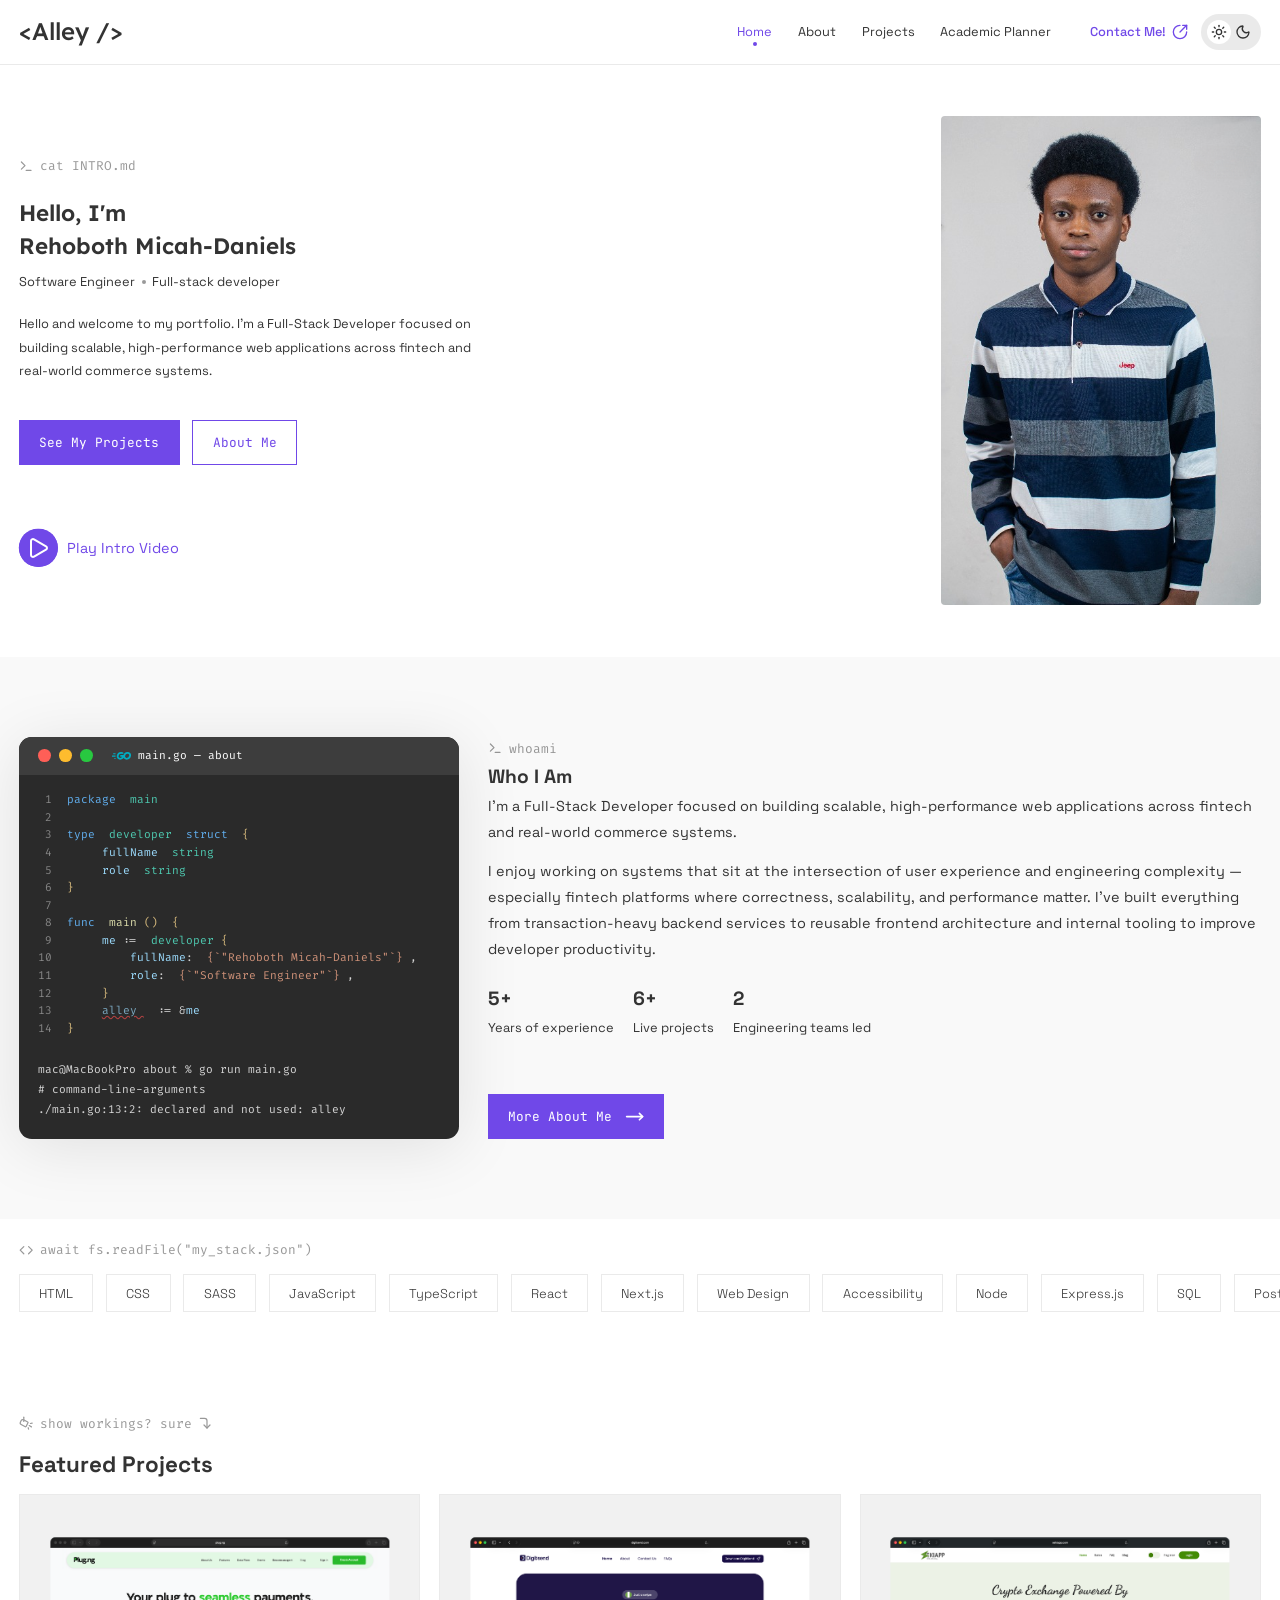
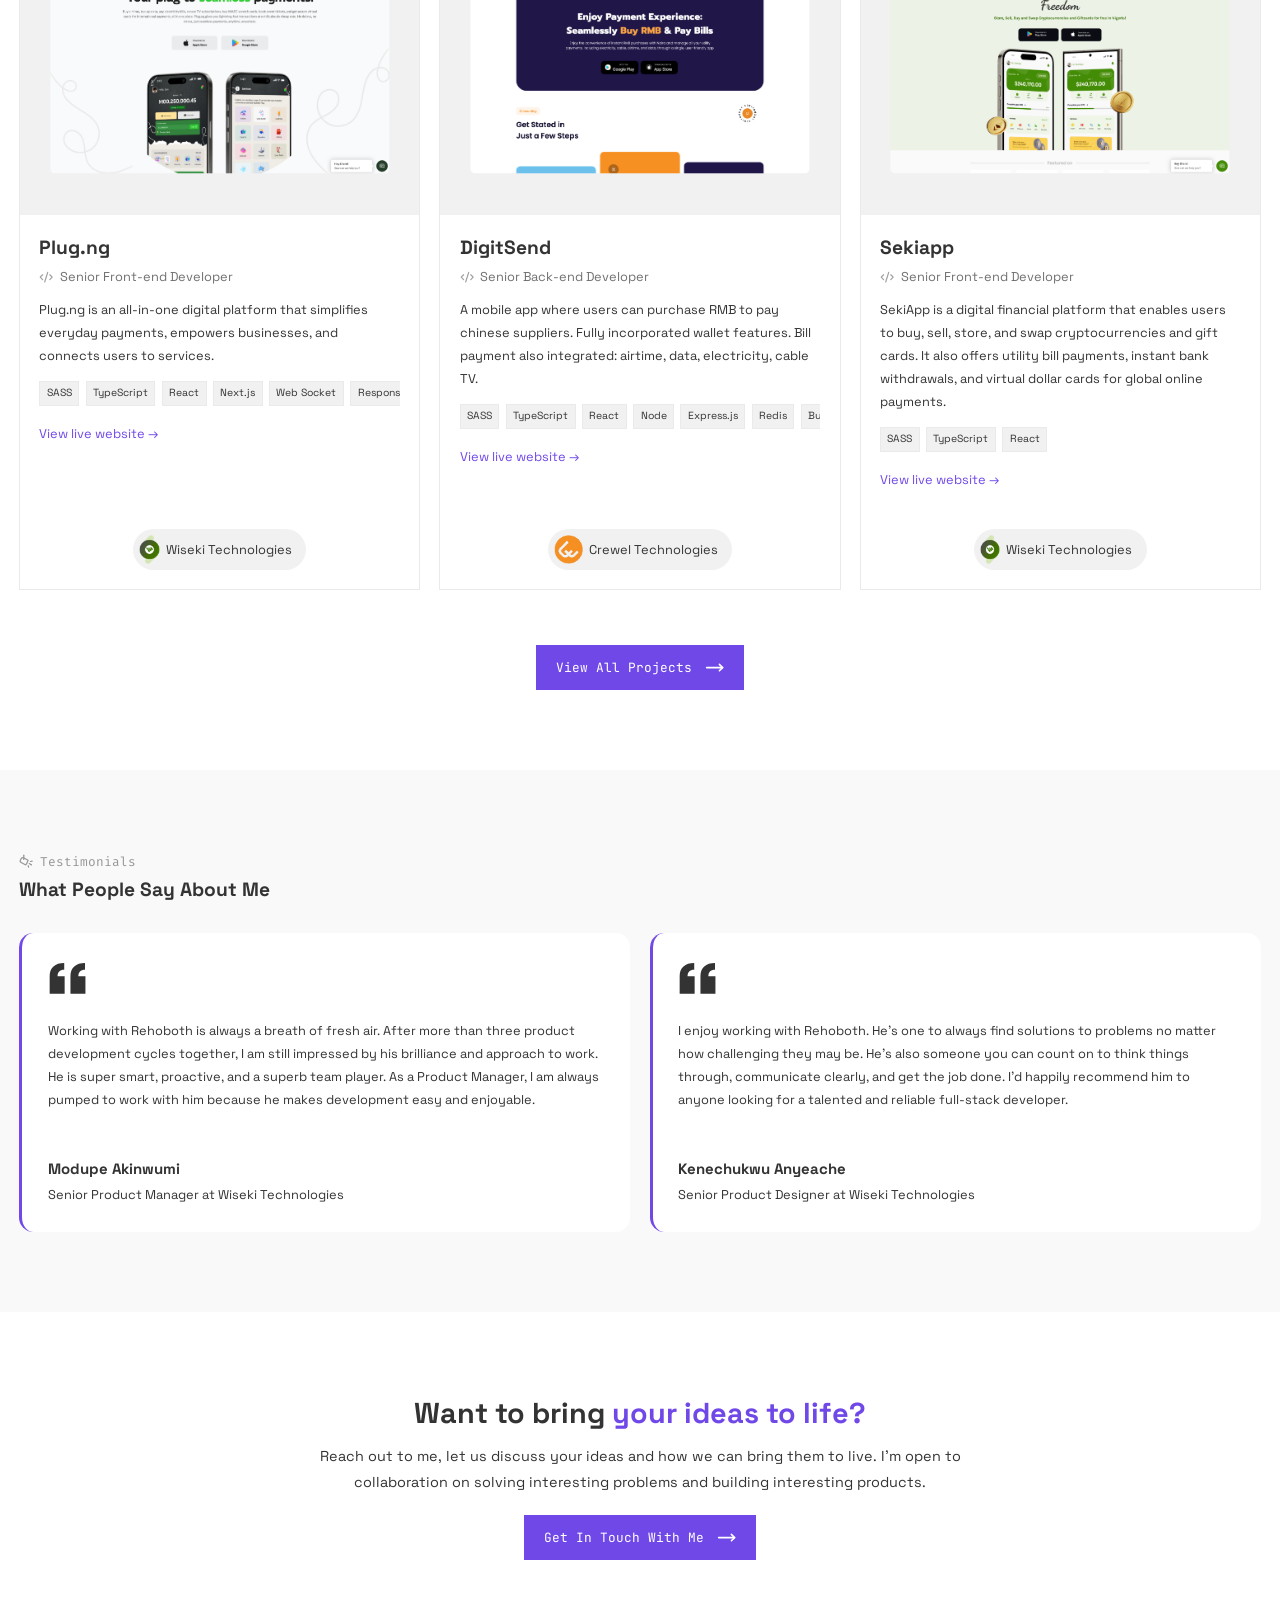
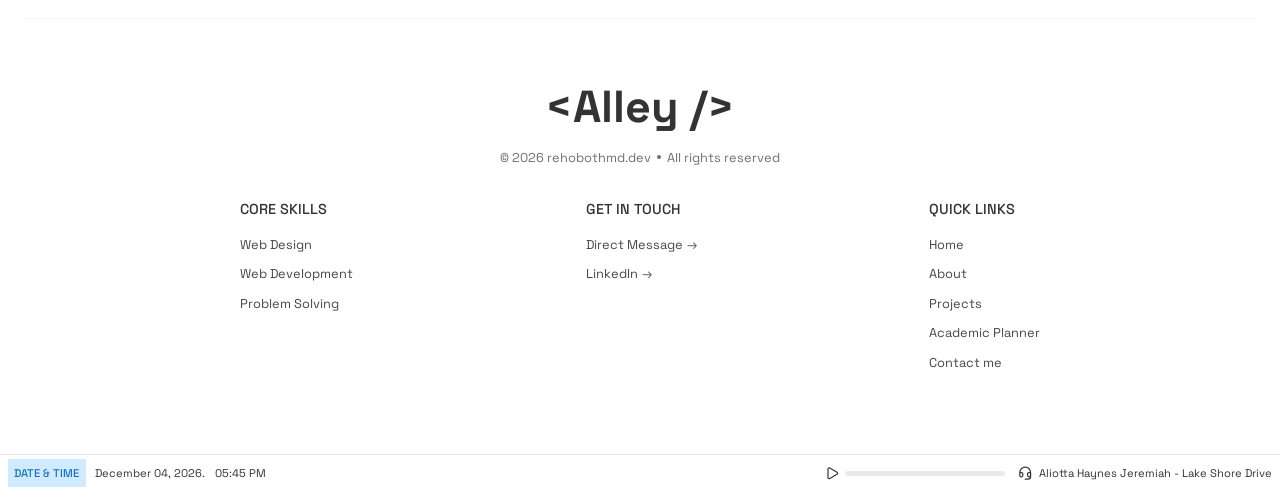
<file: index.html>
<!doctype html>
<html lang="en">
  <head>
    <meta charset="utf-8" />
    <meta name="viewport" content="width=device-width, initial-scale=1" />

    <title>Rehoboth Micah-Daniels | Software Engineer</title>
    <link rel="icon" href="/favicon.ico" sizes="32x32" type="image/x-icon" />
    <meta
      name="description"
      content="I’m a Full-Stack Developer focused on building scalable, high-performance web applications across fintech and real-world commerce systems."
    />

    <!-- Google Font -->
    <link rel="preconnect" href="https://fonts.googleapis.com" />
    <link
      rel="preconnect"
      href="https://fonts.gstatic.com"
      crossorigin="anonymous"
    />
    <link
      href="https://fonts.googleapis.com/css2?family=Fira+Code:wght@300..700&family=JetBrains+Mono:ital,wght@0,100..800;1,100..800&family=Lexend:wght@100..900&family=Space+Grotesk:wght@300..700&display=swap"
      rel="stylesheet"
    />

    <!-- Social Media Tags -->
    <meta property="og:type" content="website" />
    <meta property="og:url" content="https://rehoboth-portfolio.netlify.app/" />
    <meta
      property="og:title"
      content="Rehoboth Micah-Daniels | Software Engineer"
    />
    <meta
      property="og:description"
      content="I’m a Full-Stack Developer focused on building scalable, high-performance web applications across fintech and real-world commerce systems."
    />
    <meta
      property="og:image"
      content="https://rehoboth-portfolio.netlify.app/assets/imgs/social-img.png"
    />
    <meta property="og:image:width" content="800" />
    <meta property="og:image:height" content="600" />

    <!-- Twitter Tags -->
    <meta name="twitter:card" content="summary_large_image" />
    <meta
      name="twitter:title"
      content="Rehoboth Micah-Daniels | Software Engineer"
    />
    <meta
      name="twitter:description"
      content="I’m a Full-Stack Developer focused on building scalable, high-performance web applications across fintech and real-world commerce systems."
    />
    <meta
      name="twitter:image"
      content="https://rehoboth-portfolio.netlify.app/assets/imgs/social-img.png"
    />
    <meta name="twitter:image:width" content="800" />
    <meta name="twitter:image:height" content="600" />

    <!-- CSS Import -->
    <link type="text/css" rel="stylesheet" href="assets/css/global.css" />
    <link type="text/css" rel="stylesheet" href="assets/css/home.css" />
  </head>
  <body>
    <!-- Header -->
    <header class="header">
      <div class="header__container">
        <div class="header__brand-toggle">
          <button class="header__toggle" id="navbar-toggle">
            <svg
              xmlns="http://www.w3.org/2000/svg"
              width="24"
              height="24"
              viewBox="0 0 24 24"
              fill="none"
              stroke="currentColor"
              stroke-width="2"
              stroke-linecap="round"
              stroke-linejoin="round"
            >
              <path d="M4 5h16" />
              <path d="M4 12h16" />
              <path d="M4 19h16" />
            </svg>

            <svg
              xmlns="http://www.w3.org/2000/svg"
              width="24"
              height="24"
              viewBox="0 0 24 24"
              fill="none"
              stroke="currentColor"
              stroke-width="2"
              stroke-linecap="round"
              stroke-linejoin="round"
            >
              <path d="M18 6 6 18" />
              <path d="m6 6 12 12" />
            </svg>
          </button>
          <div class="header__brand">&lt;Alley /&gt;</div>
        </div>
        <nav class="header__right">
          <ul class="header__navbar" id="navbar">
            <li>
              <a href="index.html" class="active"> Home </a>
            </li>
            <li>
              <a href="about-me.html"> About </a>
            </li>
            <li>
              <a href="projects.html"> Projects </a>
            </li>
            <li>
              <a href="academic-planner.html"> Academic Planner </a>
            </li>
          </ul>
          <div class="header__actions">
            <a href="contact-me.html" class="header__cta">
              Contact Me!
              <svg
                xmlns="http://www.w3.org/2000/svg"
                width="24"
                height="24"
                viewBox="0 0 24 24"
                fill="none"
                stroke="currentColor"
                stroke-width="2"
                stroke-linecap="round"
                stroke-linejoin="round"
              >
                <path d="M22 12A10 10 0 1 1 12 2" />
                <path d="M22 2 12 12" />
                <path d="M16 2h6v6" />
              </svg>
            </a>
            <button class="toggle" id="dark-mode-toggle">
              <div>
                <svg
                  xmlns="http://www.w3.org/2000/svg"
                  width="24"
                  height="24"
                  viewBox="0 0 24 24"
                  fill="none"
                  stroke="currentColor"
                  stroke-width="2"
                  stroke-linecap="round"
                  stroke-linejoin="round"
                >
                  <circle cx="12" cy="12" r="4" />
                  <path d="M12 2v2" />
                  <path d="M12 20v2" />
                  <path d="m4.93 4.93 1.41 1.41" />
                  <path d="m17.66 17.66 1.41 1.41" />
                  <path d="M2 12h2" />
                  <path d="M20 12h2" />
                  <path d="m6.34 17.66-1.41 1.41" />
                  <path d="m19.07 4.93-1.41 1.41" />
                </svg>
              </div>
              <div>
                <svg
                  xmlns="http://www.w3.org/2000/svg"
                  width="24"
                  height="24"
                  viewBox="0 0 24 24"
                  fill="none"
                  stroke="currentColor"
                  stroke-width="2"
                  stroke-linecap="round"
                  stroke-linejoin="round"
                >
                  <path
                    d="M20.985 12.486a9 9 0 1 1-9.473-9.472c.405-.022.617.46.402.803a6 6 0 0 0 8.268 8.268c.344-.215.825-.004.803.401"
                  />
                </svg>
              </div>
            </button>
          </div>
        </nav>
      </div>
    </header>

    <!-- Hero Section -->
    <section class="hero">
      <div class="hero__container container">
        <div class="hero__main">
          <p class="meta">
            <svg
              xmlns="http://www.w3.org/2000/svg"
              width="24"
              height="24"
              viewBox="0 0 24 24"
              fill="none"
              stroke="currentColor"
              stroke-width="2"
              stroke-linecap="round"
              stroke-linejoin="round"
            >
              <path d="M12 19h8" />
              <path d="m4 17 6-6-6-6" />
            </svg>
            <span>cat INTRO.md</span>
          </p>
          <div class="hero__intro">
            <h1 class="hero__heading">
              <span>Hello, I'm</span>
              <br />
              <span>Rehoboth Micah-Daniels</span>
            </h1>
            <p>Software Engineer <span></span> Full-stack developer</p>
          </div>

          <p>
            Hello and welcome to my portfolio. I’m a Full-Stack Developer
            focused on building scalable, high-performance web applications
            across fintech and real-world commerce systems.
          </p>

          <div class="hero__actions">
            <a class="button" href="projects.html">See my projects</a>
            <a class="button button--outline" href="about-me.html">
              About Me
            </a>
          </div>

          <div class="hero__cta">
            <div class="overlay" id="intro-video-overlay"></div>
            <video class="video" id="intro-video" controls>
              <source
                src="https://rehoboth-md.s3.af-south-1.amazonaws.com/video.mp4"
                type="video/mp4"
              />
            </video>
            <button class="video__control" id="intro-video-control">
              <span>
                <svg
                  xmlns="http://www.w3.org/2000/svg"
                  width="24"
                  height="24"
                  viewBox="0 0 24 24"
                  fill="none"
                  stroke="currentColor"
                  stroke-width="2"
                  stroke-linecap="round"
                  stroke-linejoin="round"
                >
                  <path
                    d="M5 5a2 2 0 0 1 3.008-1.728l11.997 6.998a2 2 0 0 1 .003 3.458l-12 7A2 2 0 0 1 5 19z"
                  />
                </svg>
              </span>
              Play Intro Video
            </button>
          </div>
        </div>

        <div class="hero__img-wrapper">
          <img src="/assets/imgs/alley.jpg" alt="" class="hero__img" />
        </div>
      </div>
    </section>

    <!-- About Summary Section -->
    <section class="about-summary">
      <div class="about-summary__container container">
        <div class="code-block">
          <div class="code-block__header">
            <div class="code-block__header-actions">
              <span></span>
              <span></span>
              <span></span>
            </div>
            <div class="code-block__header-file">
              <img src="/assets/imgs/go.svg" alt="" />
              <p>main.go — about</p>
            </div>
          </div>

          <div class="code-block__main">
            <div class="code-block__code">
              <div class="code-block__line-numbers">
                <p>1</p>
                <p>2</p>
                <p>3</p>
                <p>4</p>
                <p>5</p>
                <p>6</p>
                <p>7</p>
                <p>8</p>
                <p>9</p>
                <p>10</p>
                <p>11</p>
                <p>12</p>
                <p>13</p>
                <p>14</p>
              </div>

              <div class="code-block__code-section">
                <div>
                  <span style="color: #61afef">package</span>&nbsp;
                  <span style="color: #4ec9b0">main</span>
                </div>
                <div></div>
                <div>
                  <span style="color: #61afef">type</span>&nbsp;
                  <span style="color: #4ec9b0">developer</span>&nbsp;
                  <span style="color: #61afef">struct</span>&nbsp;
                  <span style="color: #d7ba7d">{</span>
                </div>
                <div>
                  &nbsp;&nbsp;&nbsp;&nbsp;
                  <span style="color: #9cdcfe">fullName</span>&nbsp;
                  <span style="color: #4ec9b0">string</span>
                </div>
                <div>
                  &nbsp;&nbsp;&nbsp;&nbsp;
                  <span style="color: #9cdcfe">role</span>&nbsp;
                  <span style="color: #4ec9b0">string</span>
                </div>
                <div>
                  <span style="color: #d7ba7d">}</span>
                </div>
                <div></div>
                <div>
                  <span style="color: #61afef">func</span>&nbsp;
                  <span style="color: #dcdcaa">main</span>
                  <span style="color: #d7ba7d">()</span>&nbsp;
                  <span style="color: #d7ba7d">{</span>
                </div>
                <div>
                  &nbsp;&nbsp;&nbsp;&nbsp;
                  <span style="color: #9cdcfe">me</span> <span>:=</span>&nbsp;
                  <span style="color: #4ec9b0">developer</span>
                  <span style="color: #d7ba7d">{</span>
                </div>
                <div>
                  &nbsp;&nbsp;&nbsp;&nbsp;&nbsp;&nbsp;&nbsp;&nbsp;
                  <span style="color: #9cdcfe">fullName</span>:&nbsp;
                  <span style="color: #ce9178"
                    >{`"Rehoboth Micah-Daniels"`}</span
                  >
                  ,
                </div>
                <div>
                  &nbsp;&nbsp;&nbsp;&nbsp;&nbsp;&nbsp;&nbsp;&nbsp;
                  <span style="color: #9cdcfe">role</span>:&nbsp;
                  <span style="color: #ce9178">{`"Software Engineer"`}</span>
                  ,
                </div>
                <div>
                  &nbsp;&nbsp;&nbsp;&nbsp;
                  <span style="color: #d7ba7d">}</span>
                </div>
                <div>
                  &nbsp;&nbsp;&nbsp;&nbsp;
                  <span
                    style="
                      opacity: 0.7;
                      color: #9cdcfe;
                      text-decoration-line: underline;
                      text-decoration-style: wavy;
                      text-decoration-color: #f14c4c;
                    "
                  >
                    alley </span
                  >&nbsp; := &<span style="color: #9cdcfe">me</span>
                </div>
                <div>
                  <span style="color: #d7ba7d">}</span>
                </div>
              </div>
            </div>

            <div class="code-block__output">
              <div>
                <p>mac@MacBookPro about % go run main.go</p>
                <p># command-line-arguments</p>
                <p>./main.go:13:2: declared and not used: alley</p>
              </div>
            </div>
          </div>
        </div>

        <div class="about-summary__main">
          <p class="meta">
            <svg
              xmlns="http://www.w3.org/2000/svg"
              width="24"
              height="24"
              viewBox="0 0 24 24"
              fill="none"
              stroke="currentColor"
              stroke-width="2"
              stroke-linecap="round"
              stroke-linejoin="round"
            >
              <path d="M12 19h8" />
              <path d="m4 17 6-6-6-6" />
            </svg>
            <span>whoami</span>
          </p>
          <h1>Who I Am</h1>

          <div class="about-summary__bio">
            <p>
              I’m a Full-Stack Developer focused on building scalable,
              high-performance web applications across fintech and real-world
              commerce systems.
            </p>
            <p>
              I enjoy working on systems that sit at the intersection of user
              experience and engineering complexity — especially fintech
              platforms where correctness, scalability, and performance matter.
              I’ve built everything from transaction-heavy backend services to
              reusable frontend architecture and internal tooling to improve
              developer productivity.
            </p>
          </div>

          <div class="about-summary__items">
            <div>
              <h1>5+</h1>
              <p>Years of experience</p>
            </div>
            <div>
              <h1>6+</h1>
              <p>Live projects</p>
            </div>
            <div>
              <h1>2</h1>
              <p>Engineering teams led</p>
            </div>
          </div>

          <div class="about-summary__cta">
            <a href="about-me.html" class="button">
              More about me
              <svg
                xmlns="http://www.w3.org/2000/svg"
                width="24"
                height="24"
                viewBox="0 0 24 24"
                fill="none"
                stroke="currentColor"
                stroke-width="2"
                stroke-linecap="round"
                stroke-linejoin="round"
              >
                <path d="M18 8L22 12L18 16" />
                <path d="M2 12H22" />
              </svg>
            </a>
          </div>
        </div>
      </div>
    </section>

    <!-- Skills Section -->
    <div class="skills-section">
      <p class="meta">
        <svg
          xmlns="http://www.w3.org/2000/svg"
          width="24"
          height="24"
          viewBox="0 0 24 24"
          fill="none"
          stroke="currentColor"
          stroke-width="2"
          stroke-linecap="round"
          stroke-linejoin="round"
        >
          <path d="m16 18 6-6-6-6" />
          <path d="m8 6-6 6 6 6" />
        </svg>
        await fs.readFile("my_stack.json")
      </p>
      <div class="skills-section__skills">
        <div>HTML</div>
        <div>CSS</div>
        <div>SASS</div>
        <div>JavaScript</div>
        <div>TypeScript</div>
        <div>React</div>
        <div>Next.js</div>
        <div>Web Design</div>
        <div>Accessibility</div>
        <div>Node</div>
        <div>Express.js</div>
        <div>SQL</div>
        <div>Postgres</div>
        <div>MySQL</div>
        <div>MonogoDB</div>
        <div>Redis</div>
        <div>Bull MQ</div>
        <div>Web Deveopment</div>
        <div>Performance</div>
        <div>Git</div>
        <div>Digital Ocean</div>
        <div>HTML</div>
        <div>CSS</div>
        <div>SASS</div>
        <div>JavaScript</div>
        <div>TypeScript</div>
        <div>React</div>
        <div>Next.js</div>
        <div>Web Design</div>
        <div>Accessibility</div>
        <div>Node</div>
        <div>Express.js</div>
        <div>SQL</div>
        <div>Postgres</div>
        <div>MySQL</div>
        <div>MonogoDB</div>
        <div>Redis</div>
        <div>Bull MQ</div>
        <div>Web Deveopment</div>
        <div>Performance</div>
        <div>Git</div>
        <div>Digital Ocean</div>
        <div>HTML</div>
        <div>CSS</div>
        <div>SASS</div>
        <div>JavaScript</div>
        <div>TypeScript</div>
        <div>React</div>
        <div>Next.js</div>
        <div>Web Design</div>
        <div>Accessibility</div>
        <div>Node</div>
        <div>Express.js</div>
        <div>SQL</div>
        <div>Postgres</div>
        <div>MySQL</div>
        <div>MonogoDB</div>
        <div>Redis</div>
        <div>Bull MQ</div>
        <div>Web Deveopment</div>
        <div>Performance</div>
        <div>Git</div>
        <div>Digital Ocean</div>
      </div>
    </div>

    <!-- Projects Section -->
    <section class="projects-section">
      <div class="projects-section__container container">
        <div class="projects-section__main">
          <p class="meta">
            <svg
              xmlns="http://www.w3.org/2000/svg"
              width="24"
              height="24"
              viewBox="0 0 24 24"
              fill="none"
              stroke="currentColor"
              stroke-width="2"
              stroke-linecap="round"
              stroke-linejoin="round"
              aria-hidden="true"
            >
              <path d="M15.295 19.562 16 22"></path>
              <path d="m17 16 3.758 2.098"></path>
              <path d="m19 12.5 3.026-.598"></path>
              <path
                d="M7.61 6.3a3 3 0 0 0-3.92 1.3l-1.38 2.79a3 3 0 0 0 1.3 3.91l6.89 3.597a1 1 0 0 0 1.342-.447l3.106-6.211a1 1 0 0 0-.447-1.341z"
              ></path>
              <path d="M8 9V2"></path>
            </svg>
            <span>show workings? sure </span>
            <svg
              xmlns="http://www.w3.org/2000/svg"
              width="24"
              height="24"
              viewBox="0 0 24 24"
              fill="none"
              stroke="currentColor"
              stroke-width="2"
              stroke-linecap="round"
              stroke-linejoin="round"
              aria-hidden="true"
            >
              <path d="m10 15 5 5 5-5"></path>
              <path d="M4 4h7a4 4 0 0 1 4 4v12"></path>
            </svg>
          </p>
          <h1 class="projects-section__heading">Featured Projects</h1>
          <div class="projects">
            <a target="_blank" class="project" href="https://plug.ng">
              <div class="project__header">
                <img
                  src="/assets/imgs/projects/plug-ng.png"
                  alt="Plug.ng"
                  class="project__img"
                />
              </div>
              <div class="project__body">
                <div class="project__main">
                  <div class="project__name-role">
                    <h3 class="project__name">Plug.ng</h3>
                    <div class="project__role">
                      <svg
                        xmlns="http://www.w3.org/2000/svg"
                        width="24"
                        height="24"
                        viewBox="0 0 24 24"
                        fill="none"
                        stroke="currentColor"
                        stroke-width="2"
                        stroke-linecap="round"
                        stroke-linejoin="round"
                        aria-hidden="true"
                      >
                        <path d="m18 16 4-4-4-4"></path>
                        <path d="m6 8-4 4 4 4"></path>
                        <path d="m14.5 4-5 16"></path>
                      </svg>
                      Senior Front-end Developer
                    </div>
                  </div>
                  <p>
                    Plug.ng is an all-in-one digital platform that simplifies
                    everyday payments, empowers businesses, and connects users
                    to services.
                  </p>
                  <div class="project__stack">
                    <div>SASS</div>
                    <div>TypeScript</div>
                    <div>React</div>
                    <div>Next.js</div>
                    <div>Web Socket</div>
                    <div>Responsiveness</div>
                    <div>Performance</div>
                  </div>
                  <span class="project__action">
                    View live website <span>→</span>
                  </span>
                </div>
                <div class="project__company">
                  <img src="/assets/imgs/wiseki-logo.png" alt="" />Wiseki
                  Technologies
                </div>
              </div>
            </a>
            <a target="_blank" class="project" href="https://digitsend.com">
              <div class="project__header">
                <img
                  src="/assets/imgs/projects/digitsend.png"
                  alt="DigitSend"
                  class="project__img"
                />
              </div>
              <div class="project__body">
                <div class="project__main">
                  <div class="project__name-role">
                    <h3 class="project__name">DigitSend</h3>
                    <div class="project__role">
                      <svg
                        xmlns="http://www.w3.org/2000/svg"
                        width="24"
                        height="24"
                        viewBox="0 0 24 24"
                        fill="none"
                        stroke="currentColor"
                        stroke-width="2"
                        stroke-linecap="round"
                        stroke-linejoin="round"
                        aria-hidden="true"
                      >
                        <path d="m18 16 4-4-4-4"></path>
                        <path d="m6 8-4 4 4 4"></path>
                        <path d="m14.5 4-5 16"></path>
                      </svg>
                      Senior Back-end Developer
                    </div>
                  </div>
                  <p>
                    A mobile app where users can purchase RMB to pay chinese
                    suppliers. Fully incorporated wallet features. Bill payment
                    also integrated: airtime, data, electricity, cable TV.
                  </p>
                  <div class="project__stack">
                    <div>SASS</div>
                    <div>TypeScript</div>
                    <div>React</div>
                    <div>Node</div>
                    <div>Express.js</div>
                    <div>Redis</div>
                    <div>Bull MQ</div>
                    <div>Performance</div>
                    <div>API Development</div>
                  </div>
                  <span class="project__action">
                    View live website <span>→</span>
                  </span>
                </div>
                <div class="project__company">
                  <img src="/assets/imgs/crewel-tech-logo.png" alt="" />Crewel
                  Technologies
                </div>
              </div>
            </a>
            <a target="_blank" class="project" href="https://sekiapp.com">
              <div class="project__header">
                <img
                  src="/assets/imgs/projects/sekiapp.png"
                  alt="Sekiapp"
                  class="project__img"
                />
              </div>
              <div class="project__body">
                <div class="project__main">
                  <div class="project__name-role">
                    <h3 class="project__name">Sekiapp</h3>
                    <div class="project__role">
                      <svg
                        xmlns="http://www.w3.org/2000/svg"
                        width="24"
                        height="24"
                        viewBox="0 0 24 24"
                        fill="none"
                        stroke="currentColor"
                        stroke-width="2"
                        stroke-linecap="round"
                        stroke-linejoin="round"
                        aria-hidden="true"
                      >
                        <path d="m18 16 4-4-4-4"></path>
                        <path d="m6 8-4 4 4 4"></path>
                        <path d="m14.5 4-5 16"></path>
                      </svg>
                      Senior Front-end Developer
                    </div>
                  </div>
                  <p>
                    SekiApp is a digital financial platform that enables users
                    to buy, sell, store, and swap cryptocurrencies and gift
                    cards. It also offers utility bill payments, instant bank
                    withdrawals, and virtual dollar cards for global online
                    payments.
                  </p>
                  <div class="project__stack">
                    <div>SASS</div>
                    <div>TypeScript</div>
                    <div>React</div>
                  </div>
                  <span class="project__action">
                    View live website <span>→</span>
                  </span>
                </div>
                <div class="project__company">
                  <img src="/assets/imgs/wiseki-logo.png" alt="" />Wiseki
                  Technologies
                </div>
              </div>
            </a>
          </div>
          <div class="projects-section__action">
            <a class="button" href="projects.html">
              View all projects
              <svg
                xmlns="http://www.w3.org/2000/svg"
                width="24"
                height="24"
                viewBox="0 0 24 24"
                fill="none"
                stroke="currentColor"
                stroke-width="2"
                stroke-linecap="round"
                stroke-linejoin="round"
                aria-hidden="true"
              >
                <path d="M18 8L22 12L18 16"></path>
                <path d="M2 12H22"></path>
              </svg>
            </a>
          </div>
        </div>
      </div>
    </section>

    <!-- Testimonials Section -->
    <section class="testimonial-section">
      <div class="testimonial-section__container container">
        <div>
          <p class="meta">
            <svg
              xmlns="http://www.w3.org/2000/svg"
              width="24"
              height="24"
              viewBox="0 0 24 24"
              fill="none"
              stroke="currentColor"
              stroke-width="2"
              stroke-linecap="round"
              stroke-linejoin="round"
              aria-hidden="true"
            >
              <path d="M15.295 19.562 16 22"></path>
              <path d="m17 16 3.758 2.098"></path>
              <path d="m19 12.5 3.026-.598"></path>
              <path
                d="M7.61 6.3a3 3 0 0 0-3.92 1.3l-1.38 2.79a3 3 0 0 0 1.3 3.91l6.89 3.597a1 1 0 0 0 1.342-.447l3.106-6.211a1 1 0 0 0-.447-1.341z"
              ></path>
              <path d="M8 9V2"></path>
            </svg>
            <span>Testimonials</span>
          </p>
          <h1>What People Say About Me</h1>
        </div>
        <div class="testimonial-section__testimonials">
          <div class="testimonial">
            <div>
              <svg
                xmlns="http://www.w3.org/2000/svg"
                viewBox="0 0 100 80"
                fill="currentColor"
                class="testimonial__img"
              >
                <path
                  d="M4 76V34C4 13 17 2 39 2V18C28 18 23 24 23 34H40V76H4ZM54 76V34C54 13 67 2 89 2V18C78 18 73 24 73 34H90V76H54Z"
                ></path>
              </svg>
            </div>
            <p>
              Working with Rehoboth is always a breath of fresh air. After more
              than three product development cycles together, I am still
              impressed by his brilliance and approach to work. He is super
              smart, proactive, and a superb team player. As a Product Manager,
              I am always pumped to work with him because he makes development
              easy and enjoyable.
            </p>
            <div class="testimonial__person">
              <h3>Modupe Akinwumi</h3>
              <p>Senior Product Manager at Wiseki Technologies</p>
            </div>
          </div>
          <div class="testimonial">
            <div>
              <svg
                xmlns="http://www.w3.org/2000/svg"
                viewBox="0 0 100 80"
                fill="currentColor"
                class="testimonial__img"
              >
                <path
                  d="M4 76V34C4 13 17 2 39 2V18C28 18 23 24 23 34H40V76H4ZM54 76V34C54 13 67 2 89 2V18C78 18 73 24 73 34H90V76H54Z"
                ></path>
              </svg>
            </div>
            <p>
              I enjoy working with Rehoboth. He's one to always find solutions
              to problems no matter how challenging they may be. He's also
              someone you can count on to think things through, communicate
              clearly, and get the job done. I'd happily recommend him to anyone
              looking for a talented and reliable full-stack developer.
            </p>
            <div class="testimonial__person">
              <h3>Kenechukwu Anyeache</h3>
              <p>Senior Product Designer at Wiseki Technologies</p>
            </div>
          </div>
        </div>
      </div>
    </section>

    <!-- Footer -->
    <footer class="footer">
      <div class="footer__container container">
        <section class="cta-section">
          <h1 class="cta-section__heading">
            Want to bring <span>your ideas to life?</span>
          </h1>
          <div class="cta-section__content">
            <p class="cta-section__info">
              Reach out to me, let us discuss your ideas and how we can bring
              them to live. I'm open to collaboration on solving interesting
              problems and building interesting products.
            </p>
            <div>
              <a
                class="button"
                href="https://wa.me/+2347055655615"
                target="_blank"
              >
                Get in touch with me
                <svg
                  xmlns="http://www.w3.org/2000/svg"
                  width="24"
                  height="24"
                  viewBox="0 0 24 24"
                  fill="none"
                  stroke="currentColor"
                  stroke-width="2"
                  stroke-linecap="round"
                  stroke-linejoin="round"
                >
                  <path d="M18 8L22 12L18 16" />
                  <path d="M2 12H22" />
                </svg>
              </a>
            </div>
          </div>
        </section>
        <div class="footer__divider"></div>
        <div class="footer-section">
          <div class="footer-section__header">
            <h1>&lt;Alley /&gt;</h1>
            <p>&copy; 2026 rehobothmd.dev <span></span> All rights reserved</p>
          </div>
          <div class="footer-section__main">
            <div>
              <h3>Core Skills</h3>
              <ul>
                <li>
                  <span>Web Design</span>
                </li>
                <li>
                  <span>Web Development</span>
                </li>
                <li>
                  <span>Problem Solving</span>
                </li>
              </ul>
            </div>
            <div>
              <h3>Get in touch</h3>
              <ul>
                <li>
                  <a href="https://wa.me/+2347055655615" target="_blank">
                    Direct Message <span>&rarr;</span>
                  </a>
                </li>
                <li>
                  <a
                    href="https://www.linkedin.com/in/rehobothmd/"
                    target="_blank"
                  >
                    LinkedIn <span>&rarr;</span>
                  </a>
                </li>
              </ul>
            </div>
            <div>
              <h3>Quick Links</h3>
              <ul>
                <li>
                  <a href="index.html">Home</a>
                </li>
                <li>
                  <a href="about-me.html">About</a>
                </li>
                <li>
                  <a href="projects.html">Projects</a>
                </li>
                <li>
                  <a href="academic-planner.html">Academic Planner</a>
                </li>
                <li>
                  <a href="contact-me.html">Contact me</a>
                </li>
              </ul>
            </div>
          </div>
        </div>
      </div>
    </footer>
    <div class="bottom">
      <div class="bottom__time">
        <span> Date & Time </span>
        <p id="date"></p>
        <p id="time"></p>
      </div>
      <div class="bottom__audio">
        <div class="audio">
          <audio
            src="https://rehoboth-md.s3.af-south-1.amazonaws.com/audio.mp3"
            loop
            id="page-audio"
          ></audio>
          <button class="audio__control" id="page-audio-control">
            <svg
              xmlns="http://www.w3.org/2000/svg"
              width="24"
              height="24"
              viewBox="0 0 24 24"
              fill="none"
              stroke="currentColor"
              stroke-width="2"
              stroke-linecap="round"
              stroke-linejoin="round"
              id="play-icon"
            >
              <path
                d="M5 5a2 2 0 0 1 3.008-1.728l11.997 6.998a2 2 0 0 1 .003 3.458l-12 7A2 2 0 0 1 5 19z"
              />
            </svg>
            <svg
              xmlns="http://www.w3.org/2000/svg"
              width="24"
              height="24"
              viewBox="0 0 24 24"
              fill="none"
              stroke="currentColor"
              stroke-width="2"
              stroke-linecap="round"
              stroke-linejoin="round"
              id="pause-icon"
              style="display: none"
            >
              <rect x="14" y="3" width="5" height="18" rx="1" />
              <rect x="5" y="3" width="5" height="18" rx="1" />
            </svg>
          </button>
          <div class="audio__progress">
            <div style="width: 0%" id="page-audio-progress"></div>
          </div>
        </div>
        <div
          class="bottom__audio-text"
          title="Aliotta Haynes Jeremiah - Lake Shore Drive"
        >
          <svg
            xmlns="http://www.w3.org/2000/svg"
            width="24"
            height="24"
            viewBox="0 0 24 24"
            fill="none"
            stroke="currentColor"
            stroke-width="2"
            stroke-linecap="round"
            stroke-linejoin="round"
          >
            <path
              d="M3 11h3a2 2 0 0 1 2 2v3a2 2 0 0 1-2 2H5a2 2 0 0 1-2-2v-5Zm0 0a9 9 0 1 1 18 0m0 0v5a2 2 0 0 1-2 2h-1a2 2 0 0 1-2-2v-3a2 2 0 0 1 2-2h3Z"
            />
            <path d="M21 16v2a4 4 0 0 1-4 4h-5" />
          </svg>
          <p>Aliotta Haynes Jeremiah - Lake Shore Drive</p>
        </div>
      </div>
    </div>

    <!-- Back to Top Button -->
    <button class="back-to-top" id="back-to-top">
      <svg
        xmlns="http://www.w3.org/2000/svg"
        width="24"
        height="24"
        viewBox="0 0 24 24"
        fill="none"
        stroke="currentColor"
        stroke-width="2"
        stroke-linecap="round"
        stroke-linejoin="round"
      >
        <path d="M14 9 9 4 4 9" />
        <path d="M20 20h-7a4 4 0 0 1-4-4V4" />
      </svg>
    </button>

    <!-- JS Import -->
    <script type="text/javascript" src="assets/js/global.js"></script>
    <script type="text/javascript" src="assets/js/home.js"></script>
  </body>
</html>
</file>
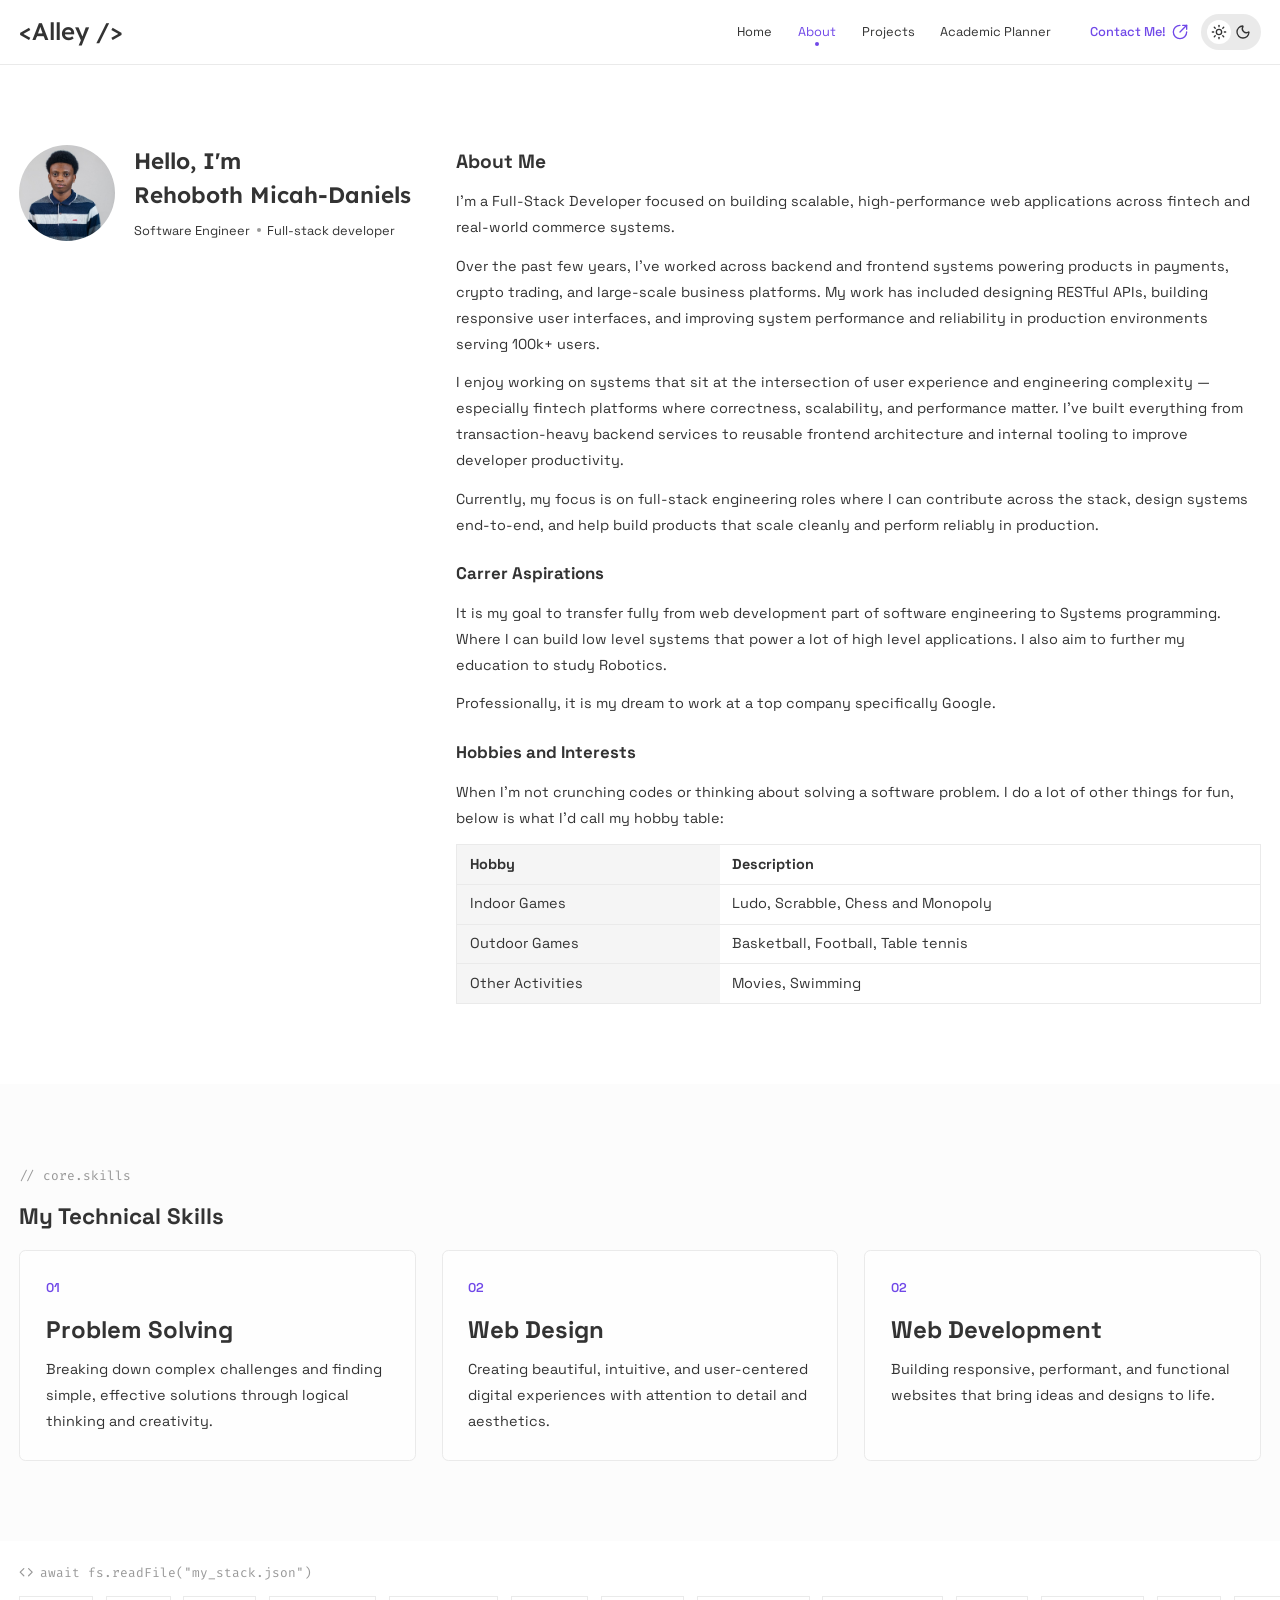
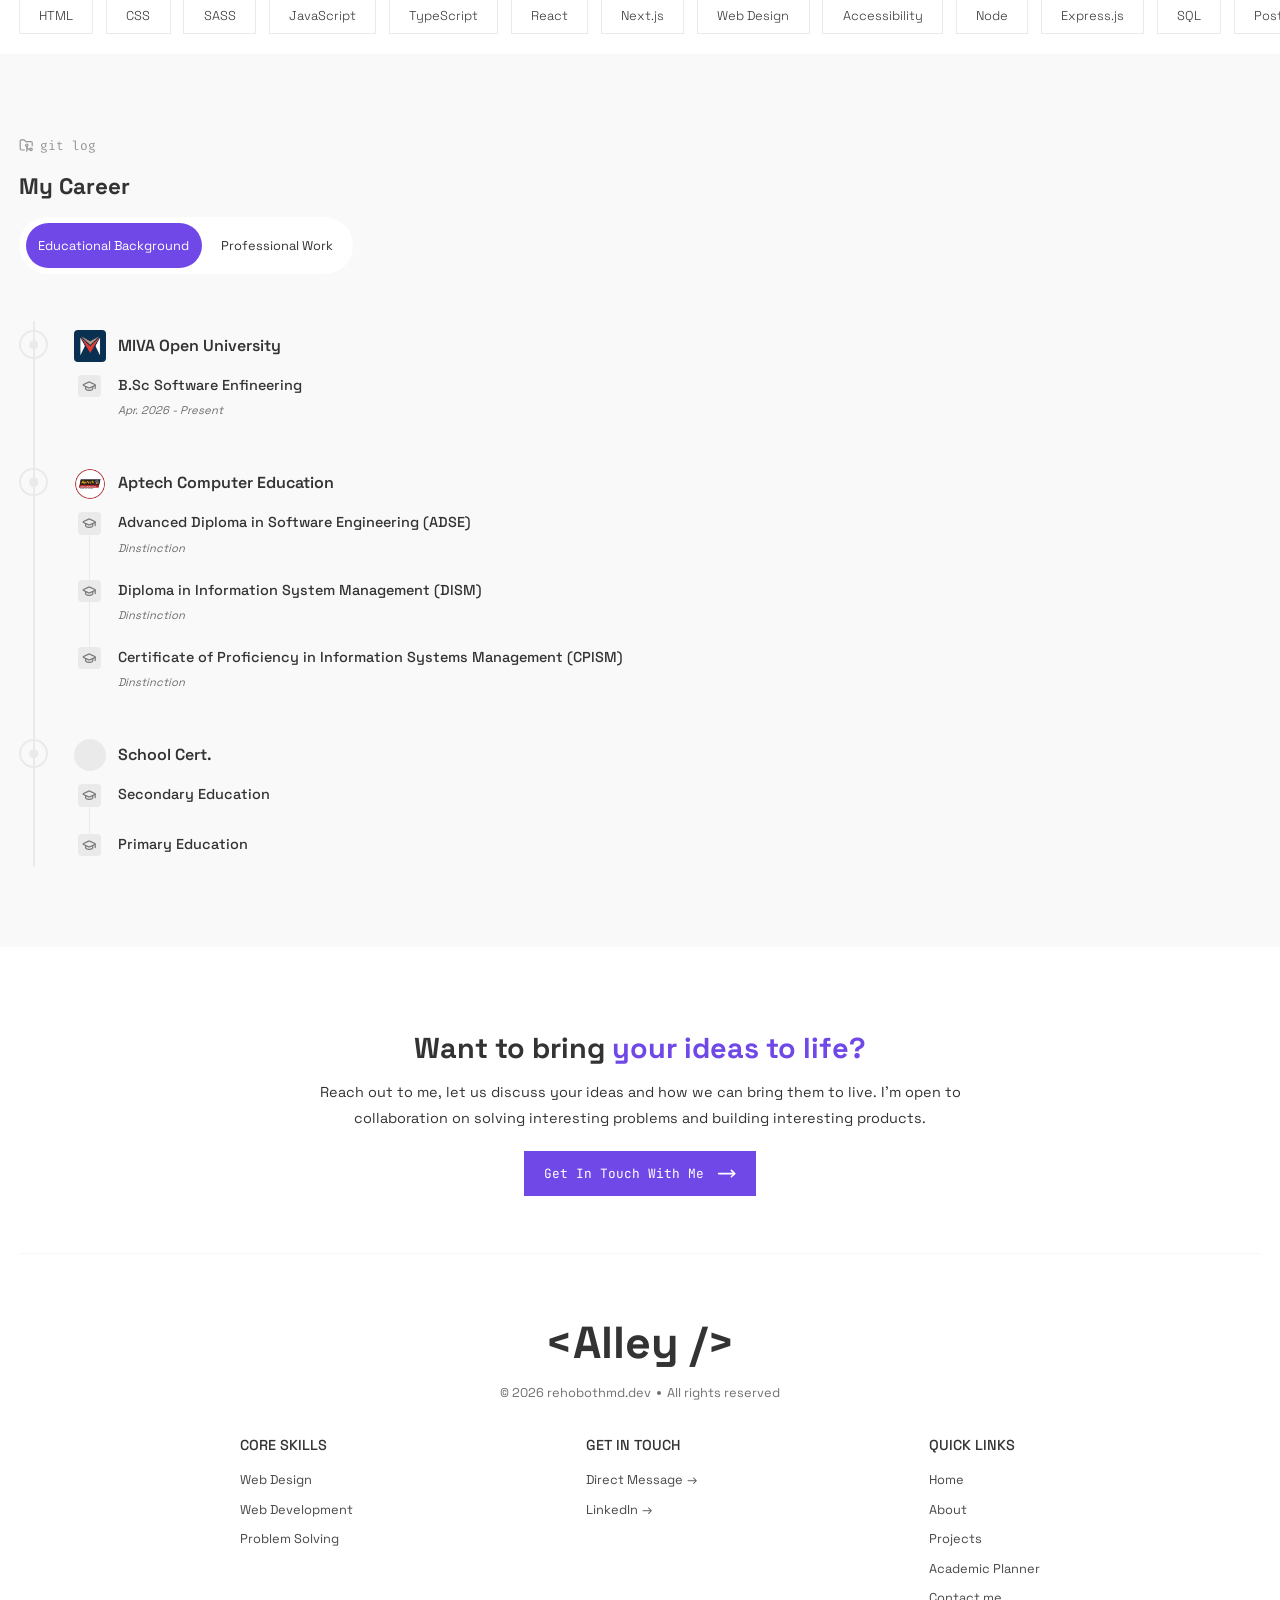
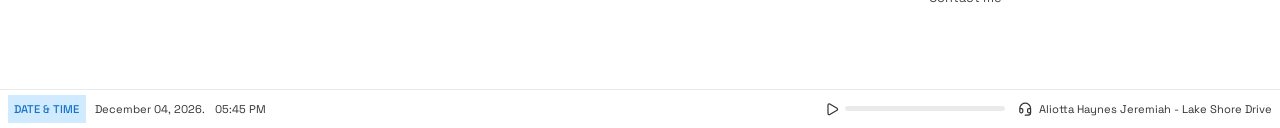
<file: about-me.html>
<!doctype html>
<html lang="en">
  <head>
    <meta charset="utf-8" />
    <meta name="viewport" content="width=device-width, initial-scale=1" />

    <title>About Me :: Rehoboth Micah-Daniels | Software Engineer</title>
    <link rel="icon" href="/favicon.ico" sizes="32x32" type="image/x-icon" />
    <meta
      name="description"
      content="I’m a Full-Stack Developer focused on building scalable, high-performance web applications across fintech and real-world commerce systems."
    />

    <!-- Google Font -->
    <link rel="preconnect" href="https://fonts.googleapis.com" />
    <link
      rel="preconnect"
      href="https://fonts.gstatic.com"
      crossorigin="anonymous"
    />
    <link
      href="https://fonts.googleapis.com/css2?family=Fira+Code:wght@300..700&family=JetBrains+Mono:ital,wght@0,100..800;1,100..800&family=Lexend:wght@100..900&family=Space+Grotesk:wght@300..700&display=swap"
      rel="stylesheet"
    />

    <!-- Social Media Tags -->
    <meta property="og:type" content="website" />
    <meta property="og:url" content="https://rehoboth-portfolio.netlify.app/" />
    <meta
      property="og:title"
      content="Rehoboth Micah-Daniels | Software Engineer"
    />
    <meta
      property="og:description"
      content="I’m a Full-Stack Developer focused on building scalable, high-performance web applications across fintech and real-world commerce systems."
    />
    <meta
      property="og:image"
      content="https://rehoboth-portfolio.netlify.app/assets/imgs/social-img.png"
    />
    <meta property="og:image:width" content="800" />
    <meta property="og:image:height" content="600" />

    <!-- Twitter Tags -->
    <meta name="twitter:card" content="summary_large_image" />
    <meta
      name="twitter:title"
      content="Rehoboth Micah-Daniels | Software Engineer"
    />
    <meta
      name="twitter:description"
      content="I’m a Full-Stack Developer focused on building scalable, high-performance web applications across fintech and real-world commerce systems."
    />
    <meta
      name="twitter:image"
      content="https://rehoboth-portfolio.netlify.app/assets/imgs/social-img.png"
    />
    <meta name="twitter:image:width" content="800" />
    <meta name="twitter:image:height" content="600" />

    <!-- CSS Import -->
    <link type="text/css" rel="stylesheet" href="assets/css/global.css" />
    <link type="text/css" rel="stylesheet" href="assets/css/about.css" />
  </head>
  <body>
    <!-- Header -->
    <header class="header">
      <div class="header__container">
        <div class="header__brand-toggle">
          <button class="header__toggle" id="navbar-toggle">
            <svg
              xmlns="http://www.w3.org/2000/svg"
              width="24"
              height="24"
              viewBox="0 0 24 24"
              fill="none"
              stroke="currentColor"
              stroke-width="2"
              stroke-linecap="round"
              stroke-linejoin="round"
            >
              <path d="M4 5h16" />
              <path d="M4 12h16" />
              <path d="M4 19h16" />
            </svg>

            <svg
              xmlns="http://www.w3.org/2000/svg"
              width="24"
              height="24"
              viewBox="0 0 24 24"
              fill="none"
              stroke="currentColor"
              stroke-width="2"
              stroke-linecap="round"
              stroke-linejoin="round"
            >
              <path d="M18 6 6 18" />
              <path d="m6 6 12 12" />
            </svg>
          </button>
          <div class="header__brand">&lt;Alley /&gt;</div>
        </div>
        <nav class="header__right">
          <ul class="header__navbar" id="navbar">
            <li>
              <a href="index.html"> Home </a>
            </li>
            <li>
              <a href="about-me.html" class="active"> About </a>
            </li>
            <li>
              <a href="projects.html"> Projects </a>
            </li>
            <li>
              <a href="academic-planner.html"> Academic Planner </a>
            </li>
          </ul>
          <div class="header__actions">
            <a href="contact-me.html" class="header__cta">
              Contact Me!
              <svg
                xmlns="http://www.w3.org/2000/svg"
                width="24"
                height="24"
                viewBox="0 0 24 24"
                fill="none"
                stroke="currentColor"
                stroke-width="2"
                stroke-linecap="round"
                stroke-linejoin="round"
              >
                <path d="M22 12A10 10 0 1 1 12 2" />
                <path d="M22 2 12 12" />
                <path d="M16 2h6v6" />
              </svg>
            </a>
            <button class="toggle" id="dark-mode-toggle">
              <div>
                <svg
                  xmlns="http://www.w3.org/2000/svg"
                  width="24"
                  height="24"
                  viewBox="0 0 24 24"
                  fill="none"
                  stroke="currentColor"
                  stroke-width="2"
                  stroke-linecap="round"
                  stroke-linejoin="round"
                >
                  <circle cx="12" cy="12" r="4" />
                  <path d="M12 2v2" />
                  <path d="M12 20v2" />
                  <path d="m4.93 4.93 1.41 1.41" />
                  <path d="m17.66 17.66 1.41 1.41" />
                  <path d="M2 12h2" />
                  <path d="M20 12h2" />
                  <path d="m6.34 17.66-1.41 1.41" />
                  <path d="m19.07 4.93-1.41 1.41" />
                </svg>
              </div>
              <div>
                <svg
                  xmlns="http://www.w3.org/2000/svg"
                  width="24"
                  height="24"
                  viewBox="0 0 24 24"
                  fill="none"
                  stroke="currentColor"
                  stroke-width="2"
                  stroke-linecap="round"
                  stroke-linejoin="round"
                >
                  <path
                    d="M20.985 12.486a9 9 0 1 1-9.473-9.472c.405-.022.617.46.402.803a6 6 0 0 0 8.268 8.268c.344-.215.825-.004.803.401"
                  />
                </svg>
              </div>
            </button>
          </div>
        </nav>
      </div>
    </header>

    <!-- About Section -->
    <section class="about-section">
      <div class="about-section__container container">
        <div class="about-section__left">
          <div class="profile">
            <div class="profile__img-block">
              <img alt="" src="/assets/imgs/alley.jpg" />
            </div>
            <div class="profile__intro">
              <h1 class="profile__heading">
                <span>Hello, I'm</span><br /><span>Rehoboth Micah-Daniels</span>
              </h1>
              <p>Software Engineer <span></span> Full-stack developer</p>
            </div>
          </div>
        </div>
        <div class="about-section__main">
          <h1>About Me</h1>
          <article>
            <p>
              I’m a Full-Stack Developer focused on building scalable,
              high-performance web applications across fintech and real-world
              commerce systems.
            </p>
            <p>
              Over the past few years, I’ve worked across backend and frontend
              systems powering products in payments, crypto trading, and
              large-scale business platforms. My work has included designing
              RESTful APIs, building responsive user interfaces, and improving
              system performance and reliability in production environments
              serving 100k+ users.
            </p>
            <p>
              I enjoy working on systems that sit at the intersection of user
              experience and engineering complexity — especially fintech
              platforms where correctness, scalability, and performance matter.
              I’ve built everything from transaction-heavy backend services to
              reusable frontend architecture and internal tooling to improve
              developer productivity.
            </p>
            <p>
              Currently, my focus is on full-stack engineering roles where I can
              contribute across the stack, design systems end-to-end, and help
              build products that scale cleanly and perform reliably in
              production.
            </p>
          </article>
          <article>
            <h3>Carrer Aspirations</h3>
            <p>
              It is my goal to transfer fully from web development part of
              software engineering to Systems programming. Where I can build low
              level systems that power a lot of high level applications. I also
              aim to further my education to study Robotics.
            </p>
            <p>
              Professionally, it is my dream to work at a top company
              specifically Google.
            </p>
          </article>
          <article>
            <h3>Hobbies and Interests</h3>
            <p>
              When I'm not crunching codes or thinking about solving a software
              problem. I do a lot of other things for fun, below is what I'd
              call my hobby table:
            </p>
            <table>
              <thead>
                <tr>
                  <th>Hobby</th>
                  <th>Description</th>
                </tr>
              </thead>
              <tbody>
                <tr>
                  <td>Indoor Games</td>
                  <td>Ludo, Scrabble, Chess and Monopoly</td>
                </tr>
                <tr>
                  <td>Outdoor Games</td>
                  <td>Basketball, Football, Table tennis</td>
                </tr>
                <tr>
                  <td>Other Activities</td>
                  <td>Movies, Swimming</td>
                </tr>
              </tbody>
            </table>
          </article>
        </div>
      </div>
    </section>

    <!-- Technical Skills Section -->
    <section class="technical-section">
      <div class="technical-section__container container">
        <div class="technical-section__header">
          <p class="meta">
            <span>// core.skills</span>
          </p>
          <h1 class="technical-section__heading">My Technical Skills</h1>
        </div>
        <div class="technical-section__skills">
          <div class="technical-section__skill">
            <span>01</span>
            <h2>Problem Solving</h2>
            <p>
              Breaking down complex challenges and finding simple, effective
              solutions through logical thinking and creativity.
            </p>
          </div>
          <div class="technical-section__skill">
            <span>02</span>
            <h2>Web Design</h2>
            <p>
              Creating beautiful, intuitive, and user-centered digital
              experiences with attention to detail and aesthetics.
            </p>
          </div>
          <div class="technical-section__skill">
            <span>02</span>
            <h2>Web Development</h2>
            <p>
              Building responsive, performant, and functional websites that
              bring ideas and designs to life.
            </p>
          </div>
        </div>
      </div>
    </section>

    <!-- Skills Section -->
    <div class="skills-section">
      <p class="meta">
        <svg
          xmlns="http://www.w3.org/2000/svg"
          width="24"
          height="24"
          viewBox="0 0 24 24"
          fill="none"
          stroke="currentColor"
          stroke-width="2"
          stroke-linecap="round"
          stroke-linejoin="round"
        >
          <path d="m16 18 6-6-6-6" />
          <path d="m8 6-6 6 6 6" />
        </svg>
        await fs.readFile("my_stack.json")
      </p>
      <div class="skills-section__skills">
        <div>HTML</div>
        <div>CSS</div>
        <div>SASS</div>
        <div>JavaScript</div>
        <div>TypeScript</div>
        <div>React</div>
        <div>Next.js</div>
        <div>Web Design</div>
        <div>Accessibility</div>
        <div>Node</div>
        <div>Express.js</div>
        <div>SQL</div>
        <div>Postgres</div>
        <div>MySQL</div>
        <div>MonogoDB</div>
        <div>Redis</div>
        <div>Bull MQ</div>
        <div>Web Deveopment</div>
        <div>Performance</div>
        <div>Git</div>
        <div>Digital Ocean</div>
        <div>HTML</div>
        <div>CSS</div>
        <div>SASS</div>
        <div>JavaScript</div>
        <div>TypeScript</div>
        <div>React</div>
        <div>Next.js</div>
        <div>Web Design</div>
        <div>Accessibility</div>
        <div>Node</div>
        <div>Express.js</div>
        <div>SQL</div>
        <div>Postgres</div>
        <div>MySQL</div>
        <div>MonogoDB</div>
        <div>Redis</div>
        <div>Bull MQ</div>
        <div>Web Deveopment</div>
        <div>Performance</div>
        <div>Git</div>
        <div>Digital Ocean</div>
        <div>HTML</div>
        <div>CSS</div>
        <div>SASS</div>
        <div>JavaScript</div>
        <div>TypeScript</div>
        <div>React</div>
        <div>Next.js</div>
        <div>Web Design</div>
        <div>Accessibility</div>
        <div>Node</div>
        <div>Express.js</div>
        <div>SQL</div>
        <div>Postgres</div>
        <div>MySQL</div>
        <div>MonogoDB</div>
        <div>Redis</div>
        <div>Bull MQ</div>
        <div>Web Deveopment</div>
        <div>Performance</div>
        <div>Git</div>
        <div>Digital Ocean</div>
      </div>
    </div>

    <!-- Career Section -->
    <section class="career-section">
      <div class="career-section__container container">
        <div class="career-section__header">
          <p class="meta">
            <svg
              xmlns="http://www.w3.org/2000/svg"
              width="24"
              height="24"
              viewBox="0 0 24 24"
              fill="none"
              stroke="currentColor"
              stroke-width="2"
              stroke-linecap="round"
              stroke-linejoin="round"
              aria-hidden="true"
            >
              <path d="M18 19a5 5 0 0 1-5-5v8"></path>
              <path
                d="M9 20H4a2 2 0 0 1-2-2V5a2 2 0 0 1 2-2h3.9a2 2 0 0 1 1.69.9l.81 1.2a2 2 0 0 0 1.67.9H20a2 2 0 0 1 2 2v5"
              ></path>
              <circle cx="13" cy="12" r="2"></circle>
              <circle cx="20" cy="19" r="2"></circle>
            </svg>
            <span>git log</span>
          </p>
          <h1 class="career-section__heading">My Career</h1>
          <div class="career-section__tab">
            <button class="active" id="education-background-toggle">
              Educational Background
            </button>
            <button class="" id="professional-work-toggle">
              Professional Work
            </button>
          </div>
        </div>
        <div
          class="career-section__careers"
          style="display: flex"
          id="educational-background"
        >
          <div class="career-section__career">
            <div class="career-section__career-indicator"></div>
            <div class="career-section__career-main">
              <div class="career2">
                <div class="career2__company">
                  <img
                    alt=""
                    src="/assets/imgs/miva.jpeg"
                    style="border-radius: 4px"
                  />
                  <h3 class="career2__company-name">MIVA Open University</h3>
                </div>
                <div class="career2__main">
                  <div class="career2__role">
                    <div class="career2__role-timeline">
                      <div class="career2__role-representation">
                        <svg
                          xmlns="http://www.w3.org/2000/svg"
                          width="24"
                          height="24"
                          viewBox="0 0 24 24"
                          fill="none"
                          stroke="currentColor"
                          stroke-width="2"
                          stroke-linecap="round"
                          stroke-linejoin="round"
                          aria-hidden="true"
                        >
                          <path
                            d="M21.42 10.922a1 1 0 0 0-.019-1.838L12.83 5.18a2 2 0 0 0-1.66 0L2.6 9.08a1 1 0 0 0 0 1.832l8.57 3.908a2 2 0 0 0 1.66 0z"
                          ></path>
                          <path d="M22 10v6"></path>
                          <path d="M6 12.5V16a6 3 0 0 0 12 0v-3.5"></path>
                        </svg>
                      </div>
                    </div>
                    <div class="career2__role-main">
                      <div class="career2__role-header">
                        <h4 class="career2__role-title">
                          B.Sc Software Enfineering
                        </h4>
                        <div class="career2__role-summary">
                          <p>Apr. 2026 - Present</p>
                        </div>
                      </div>
                    </div>
                  </div>
                </div>
              </div>
            </div>
          </div>
          <div class="career-section__career">
            <div class="career-section__career-indicator"></div>
            <div class="career-section__career-main">
              <div class="career2">
                <div class="career2__company">
                  <img
                    alt=""
                    src="/assets/imgs/aptech.png"
                    style="border-radius: 50%"
                  />
                  <h3 class="career2__company-name">
                    Aptech Computer Education
                  </h3>
                </div>
                <div class="career2__main">
                  <div class="career2__role">
                    <div class="career2__role-timeline">
                      <div class="career2__role-representation">
                        <svg
                          xmlns="http://www.w3.org/2000/svg"
                          width="24"
                          height="24"
                          viewBox="0 0 24 24"
                          fill="none"
                          stroke="currentColor"
                          stroke-width="2"
                          stroke-linecap="round"
                          stroke-linejoin="round"
                          aria-hidden="true"
                        >
                          <path
                            d="M21.42 10.922a1 1 0 0 0-.019-1.838L12.83 5.18a2 2 0 0 0-1.66 0L2.6 9.08a1 1 0 0 0 0 1.832l8.57 3.908a2 2 0 0 0 1.66 0z"
                          ></path>
                          <path d="M22 10v6"></path>
                          <path d="M6 12.5V16a6 3 0 0 0 12 0v-3.5"></path>
                        </svg>
                      </div>
                    </div>
                    <div class="career2__role-main">
                      <div class="career2__role-header">
                        <h4 class="career2__role-title">
                          Advanced Diploma in Software Engineering (ADSE)
                        </h4>
                        <div class="career2__role-summary">
                          <p>Dinstinction</p>
                        </div>
                      </div>
                    </div>
                  </div>
                  <div class="career2__role">
                    <div class="career2__role-timeline">
                      <div class="career2__role-representation">
                        <svg
                          xmlns="http://www.w3.org/2000/svg"
                          width="24"
                          height="24"
                          viewBox="0 0 24 24"
                          fill="none"
                          stroke="currentColor"
                          stroke-width="2"
                          stroke-linecap="round"
                          stroke-linejoin="round"
                          aria-hidden="true"
                        >
                          <path
                            d="M21.42 10.922a1 1 0 0 0-.019-1.838L12.83 5.18a2 2 0 0 0-1.66 0L2.6 9.08a1 1 0 0 0 0 1.832l8.57 3.908a2 2 0 0 0 1.66 0z"
                          ></path>
                          <path d="M22 10v6"></path>
                          <path d="M6 12.5V16a6 3 0 0 0 12 0v-3.5"></path>
                        </svg>
                      </div>
                    </div>
                    <div class="career2__role-main">
                      <div class="career2__role-header">
                        <h4 class="career2__role-title">
                          Diploma in Information System Management (DISM)
                        </h4>
                        <div class="career2__role-summary">
                          <p>Dinstinction</p>
                        </div>
                      </div>
                    </div>
                  </div>
                  <div class="career2__role">
                    <div class="career2__role-timeline">
                      <div class="career2__role-representation">
                        <svg
                          xmlns="http://www.w3.org/2000/svg"
                          width="24"
                          height="24"
                          viewBox="0 0 24 24"
                          fill="none"
                          stroke="currentColor"
                          stroke-width="2"
                          stroke-linecap="round"
                          stroke-linejoin="round"
                          aria-hidden="true"
                        >
                          <path
                            d="M21.42 10.922a1 1 0 0 0-.019-1.838L12.83 5.18a2 2 0 0 0-1.66 0L2.6 9.08a1 1 0 0 0 0 1.832l8.57 3.908a2 2 0 0 0 1.66 0z"
                          ></path>
                          <path d="M22 10v6"></path>
                          <path d="M6 12.5V16a6 3 0 0 0 12 0v-3.5"></path>
                        </svg>
                      </div>
                    </div>
                    <div class="career2__role-main">
                      <div class="career2__role-header">
                        <h4 class="career2__role-title">
                          Certificate of Proficiency in Information Systems
                          Management (CPISM)
                        </h4>
                        <div class="career2__role-summary">
                          <p>Dinstinction</p>
                        </div>
                      </div>
                    </div>
                  </div>
                </div>
              </div>
            </div>
          </div>
          <div class="career-section__career">
            <div class="career-section__career-indicator"></div>
            <div class="career-section__career-main">
              <div class="career2">
                <div class="career2__company">
                  <div></div>
                  <h3 class="career2__company-name">School Cert.</h3>
                </div>
                <div class="career2__main">
                  <div class="career2__role">
                    <div class="career2__role-timeline">
                      <div class="career2__role-representation">
                        <svg
                          xmlns="http://www.w3.org/2000/svg"
                          width="24"
                          height="24"
                          viewBox="0 0 24 24"
                          fill="none"
                          stroke="currentColor"
                          stroke-width="2"
                          stroke-linecap="round"
                          stroke-linejoin="round"
                          aria-hidden="true"
                        >
                          <path
                            d="M21.42 10.922a1 1 0 0 0-.019-1.838L12.83 5.18a2 2 0 0 0-1.66 0L2.6 9.08a1 1 0 0 0 0 1.832l8.57 3.908a2 2 0 0 0 1.66 0z"
                          ></path>
                          <path d="M22 10v6"></path>
                          <path d="M6 12.5V16a6 3 0 0 0 12 0v-3.5"></path>
                        </svg>
                      </div>
                    </div>
                    <div class="career2__role-main">
                      <div class="career2__role-header">
                        <h4 class="career2__role-title">Secondary Education</h4>
                      </div>
                    </div>
                  </div>
                  <div class="career2__role">
                    <div class="career2__role-timeline">
                      <div class="career2__role-representation">
                        <svg
                          xmlns="http://www.w3.org/2000/svg"
                          width="24"
                          height="24"
                          viewBox="0 0 24 24"
                          fill="none"
                          stroke="currentColor"
                          stroke-width="2"
                          stroke-linecap="round"
                          stroke-linejoin="round"
                          aria-hidden="true"
                        >
                          <path
                            d="M21.42 10.922a1 1 0 0 0-.019-1.838L12.83 5.18a2 2 0 0 0-1.66 0L2.6 9.08a1 1 0 0 0 0 1.832l8.57 3.908a2 2 0 0 0 1.66 0z"
                          ></path>
                          <path d="M22 10v6"></path>
                          <path d="M6 12.5V16a6 3 0 0 0 12 0v-3.5"></path>
                        </svg>
                      </div>
                    </div>
                    <div class="career2__role-main">
                      <div class="career2__role-header">
                        <h4 class="career2__role-title">Primary Education</h4>
                      </div>
                    </div>
                  </div>
                </div>
              </div>
            </div>
          </div>
        </div>
        <div
          class="career-section__careers"
          style="display: none"
          id="professional-work"
        >
          <div class="career-section__career">
            <div class="career-section__career-indicator"></div>
            <div class="career-section__career-main">
              <div class="career2">
                <div class="career2__company">
                  <div></div>
                  <h3 class="career2__company-name">RoninCube Enterprises</h3>
                </div>
                <div class="career2__main">
                  <div class="career2__role">
                    <div class="career2__role-timeline">
                      <div class="career2__role-representation">
                        <svg
                          xmlns="http://www.w3.org/2000/svg"
                          width="24"
                          height="24"
                          viewBox="0 0 24 24"
                          fill="none"
                          stroke="currentColor"
                          stroke-width="2"
                          stroke-linecap="round"
                          stroke-linejoin="round"
                          aria-hidden="true"
                        >
                          <path d="m18 16 4-4-4-4"></path>
                          <path d="m6 8-4 4 4 4"></path>
                          <path d="m14.5 4-5 16"></path>
                        </svg>
                      </div>
                    </div>
                    <div class="career2__role-main">
                      <div class="career2__role-header">
                        <h4 class="career2__role-title">
                          Senior Full-stack Developer
                        </h4>
                        <div class="career2__role-summary">
                          <p>Full-time</p>
                          <p>Remote</p>
                          <p>Jun 2026 - Present</p>
                        </div>
                      </div>
                      <div class="career2__role-block">
                        <h3 class="career2__role-block-heading">
                          Key Responsibilities
                        </h3>
                        <ul class="career2__role-block-list">
                          <li>
                            Led development of two full-stack web applications
                            using React/Next.js for the frontend and
                            Node/Express/PostgreSQL for the backend.
                          </li>
                          <li>
                            Deployed applications on Digital Ocean droplets and
                            Digital Ocean Managed PostgreSQL, handling server
                            setup, SSL, DNS, backups, and monitoring.
                          </li>
                          <li>
                            Translated business requirements into technical
                            specifications, interfaced directly with clients,
                            and delivered features on schedule.
                          </li>
                          <li>
                            Made key technology decisions to improve UX, reduce
                            load times, and simplify development workflows.
                          </li>
                          <li>
                            Implemented authentication, authorization,
                            role-based access control, and optimized API
                            endpoints.
                          </li>
                        </ul>
                      </div>
                    </div>
                  </div>
                </div>
              </div>
            </div>
          </div>
          <div class="career-section__career">
            <div class="career-section__career-indicator"></div>
            <div class="career-section__career-main">
              <div class="career2">
                <div class="career2__company">
                  <img alt="" src="/assets/imgs/crewel-tech-logo.png" />
                  <h3 class="career2__company-name">Crewel Technologies</h3>
                </div>
                <div class="career2__main">
                  <div class="career2__role">
                    <div class="career2__role-timeline">
                      <div class="career2__role-representation">
                        <svg
                          xmlns="http://www.w3.org/2000/svg"
                          width="24"
                          height="24"
                          viewBox="0 0 24 24"
                          fill="none"
                          stroke="currentColor"
                          stroke-width="2"
                          stroke-linecap="round"
                          stroke-linejoin="round"
                          aria-hidden="true"
                        >
                          <path d="m18 16 4-4-4-4"></path>
                          <path d="m6 8-4 4 4 4"></path>
                          <path d="m14.5 4-5 16"></path>
                        </svg>
                      </div>
                    </div>
                    <div class="career2__role-main">
                      <div class="career2__role-header">
                        <h4 class="career2__role-title">
                          Senior Back-end Developer
                        </h4>
                        <div class="career2__role-summary">
                          <p>Full-time</p>
                          <p>Remote</p>
                          <p>Aug 2024 - Mar 2026</p>
                        </div>
                      </div>
                      <div class="career2__role-block">
                        <h3 class="career2__role-block-heading">
                          Key Responsibilities
                        </h3>
                        <ul class="career2__role-block-list">
                          <li>
                            Led backend development for DigitSend, a
                            cross-border payments platform enabling users to
                            purchase RMB and pay Chinese suppliers.
                          </li>
                          <li>
                            Designed and maintained scalable REST APIs powering
                            the mobile application using Node.js, Express.js,
                            and PostgreSQL
                          </li>
                          <li>
                            Implemented asynchronous job processing and queue
                            management using Redis and BullMQ for reliable
                            background task execution.
                          </li>
                          <li>
                            Applied clean architecture principles and backend
                            optimizations to improve API performance,
                            maintainability, and scalability.
                          </li>
                          <li>
                            Developed internal admin and monitoring tools for
                            operational visibility and transaction workflow
                            management.
                          </li>
                          <li>
                            Contributed to a platform that has processed over ₦1
                            billion in user transactions.
                          </li>
                        </ul>
                      </div>
                    </div>
                  </div>
                </div>
              </div>
            </div>
          </div>
          <div class="career-section__career">
            <div class="career-section__career-indicator"></div>
            <div class="career-section__career-main">
              <div class="career2">
                <div class="career2__company">
                  <img alt="" src="/assets/imgs/wiseki-logo.png" />
                  <h3 class="career2__company-name">Wiseki Technologies</h3>
                </div>
                <div class="career2__main">
                  <div class="career2__role">
                    <div class="career2__role-timeline">
                      <div class="career2__role-representation">
                        <svg
                          xmlns="http://www.w3.org/2000/svg"
                          width="24"
                          height="24"
                          viewBox="0 0 24 24"
                          fill="none"
                          stroke="currentColor"
                          stroke-width="2"
                          stroke-linecap="round"
                          stroke-linejoin="round"
                          aria-hidden="true"
                        >
                          <path d="m18 16 4-4-4-4"></path>
                          <path d="m6 8-4 4 4 4"></path>
                          <path d="m14.5 4-5 16"></path>
                        </svg>
                      </div>
                    </div>
                    <div class="career2__role-main">
                      <div class="career2__role-header">
                        <h4 class="career2__role-title">
                          Senior Front-end Developer
                        </h4>
                        <div class="career2__role-summary">
                          <p>Full-time</p>
                          <p>Hybrid</p>
                          <p>Jan 2024 - Apr 2026</p>
                        </div>
                      </div>
                      <div class="career2__role-block">
                        <h3 class="career2__role-block-heading">
                          Key Responsibilities
                        </h3>
                        <ul class="career2__role-block-list">
                          <li>
                            Built and maintained scalable frontend applications
                            serving over 140k+ combined users across fintech and
                            digital commerce products.
                          </li>
                          <li>
                            Collaborated across product, design, and backend
                            teams to deliver production-ready fintech solutions
                            with focus on performance, maintainability, and user
                            experience.
                          </li>
                          <li>
                            Improved frontend architecture and code organization
                            for long-term scalability across multiple business
                            modules and products.
                          </li>
                          <li>
                            Implemented authentication, authorization,
                            role-based access control, optimized state
                            management and efficient API calls.
                          </li>
                        </ul>
                      </div>
                    </div>
                  </div>
                  <div class="career2__role">
                    <div class="career2__role-timeline">
                      <div class="career2__role-representation">
                        <svg
                          xmlns="http://www.w3.org/2000/svg"
                          width="24"
                          height="24"
                          viewBox="0 0 24 24"
                          fill="none"
                          stroke="currentColor"
                          stroke-width="2"
                          stroke-linecap="round"
                          stroke-linejoin="round"
                          aria-hidden="true"
                        >
                          <path d="m18 16 4-4-4-4"></path>
                          <path d="m6 8-4 4 4 4"></path>
                          <path d="m14.5 4-5 16"></path>
                        </svg>
                      </div>
                    </div>
                    <div class="career2__role-main">
                      <div class="career2__role-header">
                        <h4 class="career2__role-title">Front-end Developer</h4>
                        <div class="career2__role-summary">
                          <p>Full-time</p>
                          <p>Hybrid</p>
                          <p>Nov 2022 - Dec 2023</p>
                        </div>
                      </div>
                      <div class="career2__role-block">
                        <h3 class="career2__role-block-heading">
                          Key Responsibilities
                        </h3>
                        <ul class="career2__role-block-list">
                          <li>
                            Developed high-performance user interfaces using
                            React, Next.js, TypeScript, Redux, and TanStack
                            Query.
                          </li>
                          <li>
                            Transitioned application from v1 to v2 involving
                            massive UI and performance improvements
                          </li>
                        </ul>
                      </div>
                    </div>
                  </div>
                </div>
              </div>
            </div>
          </div>
          <div class="career-section__career">
            <div class="career-section__career-indicator"></div>
            <div class="career-section__career-main">
              <div class="career2">
                <div class="career2__company">
                  <div></div>
                  <h3 class="career2__company-name">
                    Agro360Farms and Holdings
                  </h3>
                </div>
                <div class="career2__main">
                  <div class="career2__role">
                    <div class="career2__role-timeline">
                      <div class="career2__role-representation">
                        <svg
                          xmlns="http://www.w3.org/2000/svg"
                          width="24"
                          height="24"
                          viewBox="0 0 24 24"
                          fill="none"
                          stroke="currentColor"
                          stroke-width="2"
                          stroke-linecap="round"
                          stroke-linejoin="round"
                          aria-hidden="true"
                        >
                          <path d="m18 16 4-4-4-4"></path>
                          <path d="m6 8-4 4 4 4"></path>
                          <path d="m14.5 4-5 16"></path>
                        </svg>
                      </div>
                    </div>
                    <div class="career2__role-main">
                      <div class="career2__role-header">
                        <h4 class="career2__role-title">
                          Full-stack Developer
                        </h4>
                        <div class="career2__role-summary">
                          <p>Full-time</p>
                          <p>Remote</p>
                          <p>Apr 2022 - Oct 2022</p>
                        </div>
                      </div>
                      <div class="career2__role-block">
                        <h3 class="career2__role-block-heading">
                          Key Responsibilities
                        </h3>
                        <ul class="career2__role-block-list">
                          <li>
                            Developed and maintained full-stack web
                            applications, supporting both frontend user
                            experiences and backend business operations.
                          </li>
                        </ul>
                      </div>
                    </div>
                  </div>
                </div>
              </div>
            </div>
          </div>
          <div class="career-section__career">
            <div class="career-section__career-indicator"></div>
            <div class="career-section__career-main">
              <div class="career2">
                <div class="career2__company">
                  <div></div>
                  <h3 class="career2__company-name">Pitason &amp; Smartpro</h3>
                </div>
                <div class="career2__main">
                  <div class="career2__role">
                    <div class="career2__role-timeline">
                      <div class="career2__role-representation">
                        <svg
                          xmlns="http://www.w3.org/2000/svg"
                          width="24"
                          height="24"
                          viewBox="0 0 24 24"
                          fill="none"
                          stroke="currentColor"
                          stroke-width="2"
                          stroke-linecap="round"
                          stroke-linejoin="round"
                          aria-hidden="true"
                        >
                          <path d="m18 16 4-4-4-4"></path>
                          <path d="m6 8-4 4 4 4"></path>
                          <path d="m14.5 4-5 16"></path>
                        </svg>
                      </div>
                    </div>
                    <div class="career2__role-main">
                      <div class="career2__role-header">
                        <h4 class="career2__role-title">
                          Software and Business Developer
                        </h4>
                        <div class="career2__role-summary">
                          <p>Full-time</p>
                          <p>Remote</p>
                          <p>Mar 2021 - Mar 2022</p>
                        </div>
                      </div>
                      <div class="career2__role-block">
                        <h3 class="career2__role-block-heading">
                          Key Responsibilities
                        </h3>
                        <ul class="career2__role-block-list">
                          <li>
                            Contributed to software solutions and business
                            process improvements through application
                            development, technical support, and cross-functional
                            collaboration.
                          </li>
                        </ul>
                      </div>
                    </div>
                  </div>
                </div>
              </div>
            </div>
          </div>
        </div>
      </div>
    </section>

    <!-- Footer -->
    <footer class="footer">
      <div class="footer__container container">
        <section class="cta-section">
          <h1 class="cta-section__heading">
            Want to bring <span>your ideas to life?</span>
          </h1>
          <div class="cta-section__content">
            <p class="cta-section__info">
              Reach out to me, let us discuss your ideas and how we can bring
              them to live. I'm open to collaboration on solving interesting
              problems and building interesting products.
            </p>
            <div>
              <a
                class="button"
                href="https://wa.me/+2347055655615"
                target="_blank"
              >
                Get in touch with me
                <svg
                  xmlns="http://www.w3.org/2000/svg"
                  width="24"
                  height="24"
                  viewBox="0 0 24 24"
                  fill="none"
                  stroke="currentColor"
                  stroke-width="2"
                  stroke-linecap="round"
                  stroke-linejoin="round"
                >
                  <path d="M18 8L22 12L18 16" />
                  <path d="M2 12H22" />
                </svg>
              </a>
            </div>
          </div>
        </section>
        <div class="footer__divider"></div>
        <div class="footer-section">
          <div class="footer-section__header">
            <h1>&lt;Alley /&gt;</h1>
            <p>&copy; 2026 rehobothmd.dev <span></span> All rights reserved</p>
          </div>
          <div class="footer-section__main">
            <div>
              <h3>Core Skills</h3>
              <ul>
                <li>
                  <span>Web Design</span>
                </li>
                <li>
                  <span>Web Development</span>
                </li>
                <li>
                  <span>Problem Solving</span>
                </li>
              </ul>
            </div>
            <div>
              <h3>Get in touch</h3>
              <ul>
                <li>
                  <a href="https://wa.me/+2347055655615" target="_blank">
                    Direct Message <span>&rarr;</span>
                  </a>
                </li>
                <li>
                  <a
                    href="https://www.linkedin.com/in/rehobothmd/"
                    target="_blank"
                  >
                    LinkedIn <span>&rarr;</span>
                  </a>
                </li>
              </ul>
            </div>
            <div>
              <h3>Quick Links</h3>
              <ul>
                <li>
                  <a href="index.html">Home</a>
                </li>
                <li>
                  <a href="about-me.html">About</a>
                </li>
                <li>
                  <a href="projects.html">Projects</a>
                </li>
                <li>
                  <a href="academic-planner.html">Academic Planner</a>
                </li>
                <li>
                  <a href="contact-me.html">Contact me</a>
                </li>
              </ul>
            </div>
          </div>
        </div>
      </div>
    </footer>
    <div class="bottom">
      <div class="bottom__time">
        <span> Date & Time </span>
        <p id="date"></p>
        <p id="time"></p>
      </div>
      <div class="bottom__audio">
        <div class="audio">
          <audio
            src="https://rehoboth-md.s3.af-south-1.amazonaws.com/audio.mp3"
            loop
            id="page-audio"
          ></audio>
          <button class="audio__control" id="page-audio-control">
            <svg
              xmlns="http://www.w3.org/2000/svg"
              width="24"
              height="24"
              viewBox="0 0 24 24"
              fill="none"
              stroke="currentColor"
              stroke-width="2"
              stroke-linecap="round"
              stroke-linejoin="round"
              id="play-icon"
            >
              <path
                d="M5 5a2 2 0 0 1 3.008-1.728l11.997 6.998a2 2 0 0 1 .003 3.458l-12 7A2 2 0 0 1 5 19z"
              />
            </svg>
            <svg
              xmlns="http://www.w3.org/2000/svg"
              width="24"
              height="24"
              viewBox="0 0 24 24"
              fill="none"
              stroke="currentColor"
              stroke-width="2"
              stroke-linecap="round"
              stroke-linejoin="round"
              id="pause-icon"
              style="display: none"
            >
              <rect x="14" y="3" width="5" height="18" rx="1" />
              <rect x="5" y="3" width="5" height="18" rx="1" />
            </svg>
          </button>
          <div class="audio__progress">
            <div style="width: 0%" id="page-audio-progress"></div>
          </div>
        </div>
        <div
          class="bottom__audio-text"
          title="Aliotta Haynes Jeremiah - Lake Shore Drive"
        >
          <svg
            xmlns="http://www.w3.org/2000/svg"
            width="24"
            height="24"
            viewBox="0 0 24 24"
            fill="none"
            stroke="currentColor"
            stroke-width="2"
            stroke-linecap="round"
            stroke-linejoin="round"
          >
            <path
              d="M3 11h3a2 2 0 0 1 2 2v3a2 2 0 0 1-2 2H5a2 2 0 0 1-2-2v-5Zm0 0a9 9 0 1 1 18 0m0 0v5a2 2 0 0 1-2 2h-1a2 2 0 0 1-2-2v-3a2 2 0 0 1 2-2h3Z"
            />
            <path d="M21 16v2a4 4 0 0 1-4 4h-5" />
          </svg>
          <p>Aliotta Haynes Jeremiah - Lake Shore Drive</p>
        </div>
      </div>
    </div>

    <!-- Back to Top -->
    <button class="back-to-top" id="back-to-top">
      <svg
        xmlns="http://www.w3.org/2000/svg"
        width="24"
        height="24"
        viewBox="0 0 24 24"
        fill="none"
        stroke="currentColor"
        stroke-width="2"
        stroke-linecap="round"
        stroke-linejoin="round"
      >
        <path d="M14 9 9 4 4 9" />
        <path d="M20 20h-7a4 4 0 0 1-4-4V4" />
      </svg>
    </button>

    <!-- JS Import -->
    <script type="text/javascript" src="assets/js/global.js"></script>
    <script type="text/javascript" src="assets/js/about.js"></script>
  </body>
</html>
</file>
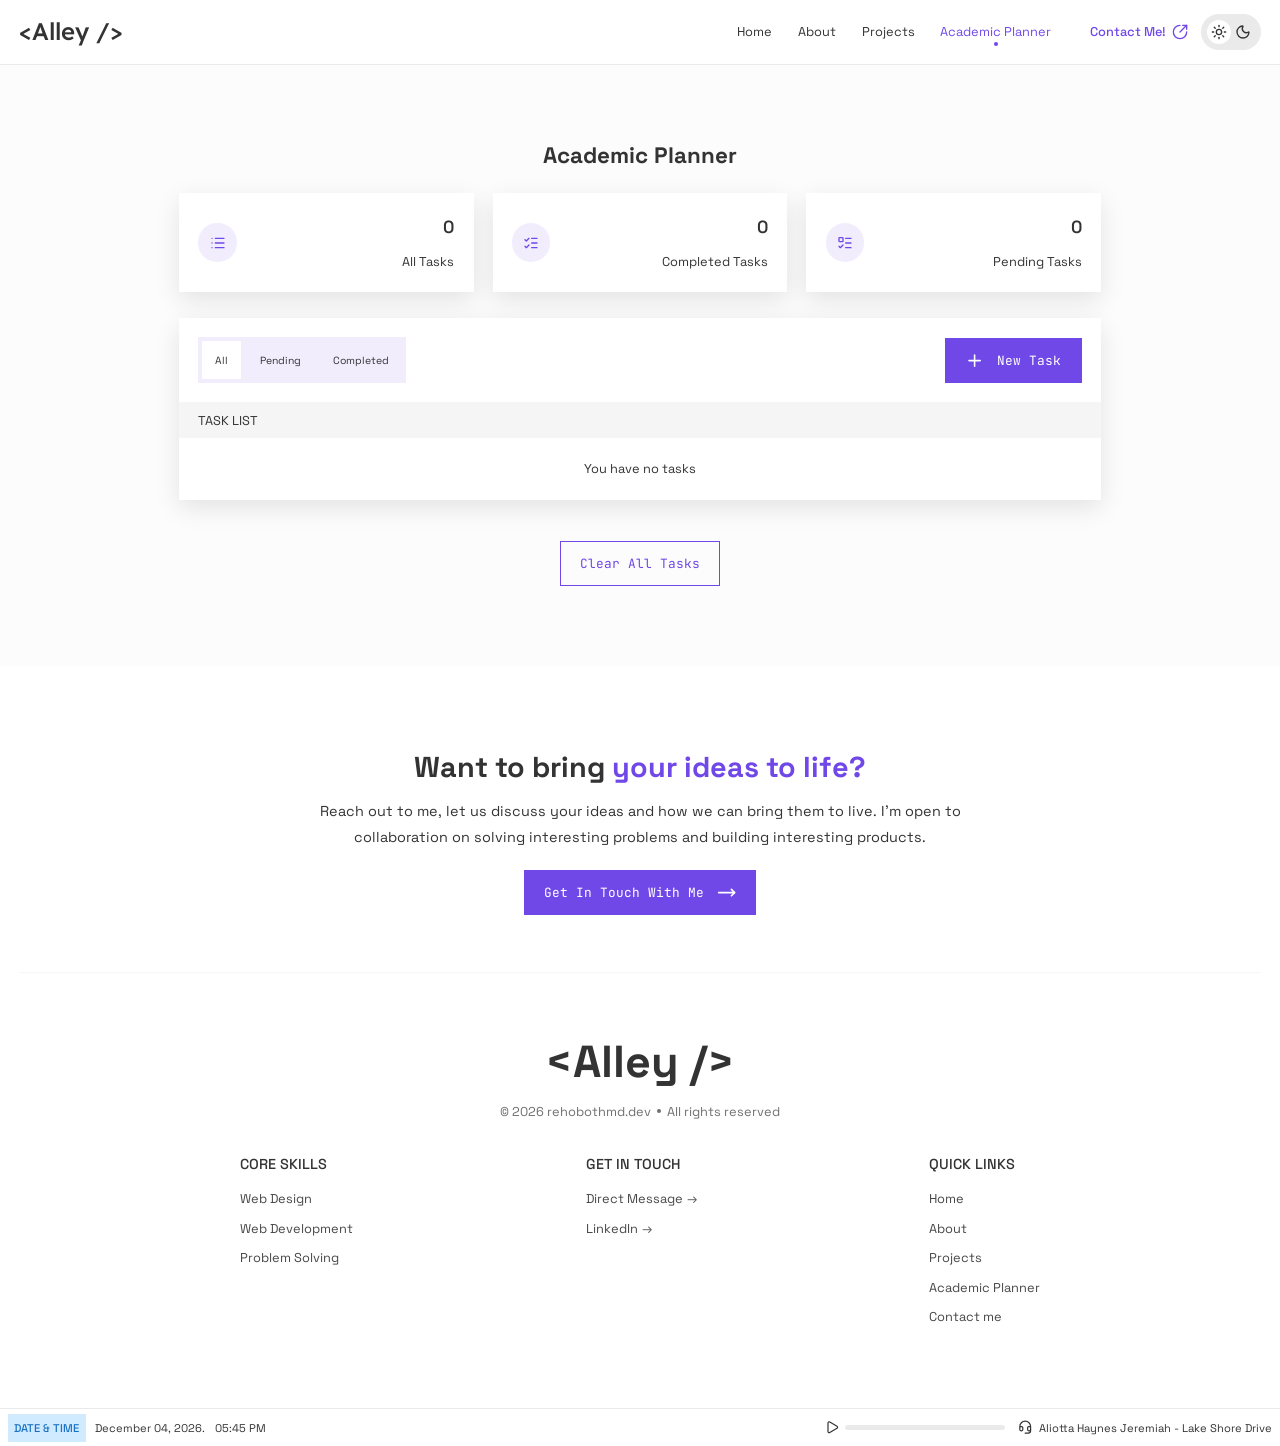
<file: academic-planner.html>
<!doctype html>
<html lang="en">
  <head>
    <meta charset="utf-8" />
    <meta name="viewport" content="width=device-width, initial-scale=1" />

    <title>
      Academic Planner :: Rehoboth Micah-Daniels | Software Engineer
    </title>
    <link rel="icon" href="/favicon.ico" sizes="32x32" type="image/x-icon" />
    <meta
      name="description"
      content="I’m a Full-Stack Developer focused on building scalable, high-performance web applications across fintech and real-world commerce systems."
    />

    <!-- Google Font -->
    <link rel="preconnect" href="https://fonts.googleapis.com" />
    <link
      rel="preconnect"
      href="https://fonts.gstatic.com"
      crossorigin="anonymous"
    />
    <link
      href="https://fonts.googleapis.com/css2?family=Fira+Code:wght@300..700&family=JetBrains+Mono:ital,wght@0,100..800;1,100..800&family=Lexend:wght@100..900&family=Space+Grotesk:wght@300..700&display=swap"
      rel="stylesheet"
    />

    <!-- Social Media Tags -->
    <meta property="og:type" content="website" />
    <meta property="og:url" content="https://rehoboth-portfolio.netlify.app/" />
    <meta
      property="og:title"
      content="Rehoboth Micah-Daniels | Software Engineer"
    />
    <meta
      property="og:description"
      content="I’m a Full-Stack Developer focused on building scalable, high-performance web applications across fintech and real-world commerce systems."
    />
    <meta
      property="og:image"
      content="https://rehoboth-portfolio.netlify.app/assets/imgs/social-img.png"
    />
    <meta property="og:image:width" content="800" />
    <meta property="og:image:height" content="600" />

    <!-- Twitter Tags -->
    <meta name="twitter:card" content="summary_large_image" />
    <meta
      name="twitter:title"
      content="Rehoboth Micah-Daniels | Software Engineer"
    />
    <meta
      name="twitter:description"
      content="I’m a Full-Stack Developer focused on building scalable, high-performance web applications across fintech and real-world commerce systems."
    />
    <meta
      name="twitter:image"
      content="https://rehoboth-portfolio.netlify.app/assets/imgs/social-img.png"
    />
    <meta name="twitter:image:width" content="800" />
    <meta name="twitter:image:height" content="600" />

    <!-- CSS Import -->
    <link type="text/css" rel="stylesheet" href="assets/css/global.css" />
    <link
      type="text/css"
      rel="stylesheet"
      href="assets/css/academic-planner.css"
    />
  </head>
  <body>
    <!-- Header -->
    <header class="header">
      <div class="header__container">
        <div class="header__brand-toggle">
          <button class="header__toggle" id="navbar-toggle">
            <svg
              xmlns="http://www.w3.org/2000/svg"
              width="24"
              height="24"
              viewBox="0 0 24 24"
              fill="none"
              stroke="currentColor"
              stroke-width="2"
              stroke-linecap="round"
              stroke-linejoin="round"
            >
              <path d="M4 5h16" />
              <path d="M4 12h16" />
              <path d="M4 19h16" />
            </svg>

            <svg
              xmlns="http://www.w3.org/2000/svg"
              width="24"
              height="24"
              viewBox="0 0 24 24"
              fill="none"
              stroke="currentColor"
              stroke-width="2"
              stroke-linecap="round"
              stroke-linejoin="round"
            >
              <path d="M18 6 6 18" />
              <path d="m6 6 12 12" />
            </svg>
          </button>
          <div class="header__brand">&lt;Alley /&gt;</div>
        </div>
        <nav class="header__right">
          <ul class="header__navbar" id="navbar">
            <li>
              <a href="index.html"> Home </a>
            </li>
            <li>
              <a href="about-me.html"> About </a>
            </li>
            <li>
              <a href="projects.html"> Projects </a>
            </li>
            <li>
              <a href="academic-planner.html" class="active">
                Academic Planner
              </a>
            </li>
          </ul>
          <div class="header__actions">
            <a href="contact-me.html" class="header__cta">
              Contact Me!
              <svg
                xmlns="http://www.w3.org/2000/svg"
                width="24"
                height="24"
                viewBox="0 0 24 24"
                fill="none"
                stroke="currentColor"
                stroke-width="2"
                stroke-linecap="round"
                stroke-linejoin="round"
              >
                <path d="M22 12A10 10 0 1 1 12 2" />
                <path d="M22 2 12 12" />
                <path d="M16 2h6v6" />
              </svg>
            </a>
            <button class="toggle" id="dark-mode-toggle">
              <div>
                <svg
                  xmlns="http://www.w3.org/2000/svg"
                  width="24"
                  height="24"
                  viewBox="0 0 24 24"
                  fill="none"
                  stroke="currentColor"
                  stroke-width="2"
                  stroke-linecap="round"
                  stroke-linejoin="round"
                >
                  <circle cx="12" cy="12" r="4" />
                  <path d="M12 2v2" />
                  <path d="M12 20v2" />
                  <path d="m4.93 4.93 1.41 1.41" />
                  <path d="m17.66 17.66 1.41 1.41" />
                  <path d="M2 12h2" />
                  <path d="M20 12h2" />
                  <path d="m6.34 17.66-1.41 1.41" />
                  <path d="m19.07 4.93-1.41 1.41" />
                </svg>
              </div>
              <div>
                <svg
                  xmlns="http://www.w3.org/2000/svg"
                  width="24"
                  height="24"
                  viewBox="0 0 24 24"
                  fill="none"
                  stroke="currentColor"
                  stroke-width="2"
                  stroke-linecap="round"
                  stroke-linejoin="round"
                >
                  <path
                    d="M20.985 12.486a9 9 0 1 1-9.473-9.472c.405-.022.617.46.402.803a6 6 0 0 0 8.268 8.268c.344-.215.825-.004.803.401"
                  />
                </svg>
              </div>
            </button>
          </div>
        </nav>
      </div>
    </header>

    <!-- Academic Planner -->
    <section class="planner">
      <div class="planner__container">
        <h1 class="planner__heading">Academic Planner</h1>
        <div class="planner__overviews">
          <div class="planner__overview">
            <div class="planner__overview-icon-block">
              <svg
                xmlns="http://www.w3.org/2000/svg"
                width="24"
                height="24"
                viewBox="0 0 24 24"
                fill="none"
                stroke="currentColor"
                stroke-width="2"
                stroke-linecap="round"
                stroke-linejoin="round"
                aria-hidden="true"
              >
                <path d="M3 5h.01"></path>
                <path d="M3 12h.01"></path>
                <path d="M3 19h.01"></path>
                <path d="M8 5h13"></path>
                <path d="M8 12h13"></path>
                <path d="M8 19h13"></path>
              </svg>
            </div>
            <div class="planner__overview-main">
              <h3 class="planner__overview-value" id="num-all">0</h3>
              <p>All Tasks</p>
            </div>
          </div>
          <div class="planner__overview">
            <div class="planner__overview-icon-block">
              <svg
                xmlns="http://www.w3.org/2000/svg"
                width="24"
                height="24"
                viewBox="0 0 24 24"
                fill="none"
                stroke="currentColor"
                stroke-width="2"
                stroke-linecap="round"
                stroke-linejoin="round"
                aria-hidden="true"
              >
                <path d="M13 5h8"></path>
                <path d="M13 12h8"></path>
                <path d="M13 19h8"></path>
                <path d="m3 17 2 2 4-4"></path>
                <path d="m3 7 2 2 4-4"></path>
              </svg>
            </div>
            <div class="planner__overview-main">
              <h3 class="planner__overview-value" id="num-completed">0</h3>
              <p>Completed Tasks</p>
            </div>
          </div>
          <div class="planner__overview">
            <div class="planner__overview-icon-block">
              <svg
                xmlns="http://www.w3.org/2000/svg"
                width="24"
                height="24"
                viewBox="0 0 24 24"
                fill="none"
                stroke="currentColor"
                stroke-width="2"
                stroke-linecap="round"
                stroke-linejoin="round"
                aria-hidden="true"
              >
                <path d="M13 5h8"></path>
                <path d="M13 12h8"></path>
                <path d="M13 19h8"></path>
                <path d="m3 17 2 2 4-4"></path>
                <rect x="3" y="4" width="6" height="6" rx="1"></rect>
              </svg>
            </div>
            <div class="planner__overview-main">
              <h3 class="planner__overview-value" id="num-pending">0</h3>
              <p>Pending Tasks</p>
            </div>
          </div>
        </div>
        <div class="planner__main">
          <div class="planner__main-header">
            <div class="tab-buttons">
              <button class="active" id="all-toggle">All</button>
              <button id="pending-toggle">
                Pending
                <span style="display: none" id="num-button-pending">0</span>
              </button>
              <button id="completed-toggle">Completed</button>
            </div>
            <div class="planner__main-header-action">
              <button class="button" id="add-task-button">
                <svg
                  xmlns="http://www.w3.org/2000/svg"
                  width="24"
                  height="24"
                  viewBox="0 0 24 24"
                  fill="none"
                  stroke="currentColor"
                  stroke-width="2"
                  stroke-linecap="round"
                  stroke-linejoin="round"
                  aria-hidden="true"
                >
                  <path d="M5 12h14"></path>
                  <path d="M12 5v14"></path>
                </svg>
                New Task
              </button>
            </div>
          </div>
          <div class="planner__main-header2">Task List</div>
          <ul class="tasks" id="tasks">
            <li class="tasks__empty">You have no tasks</li>
          </ul>
        </div>
        <div class="planner__actions">
          <button class="button button--outline-2" id="clear-tasks-button">
            Clear all tasks
          </button>
        </div>
      </div>
    </section>

    <!-- Add / Edit Task Modal -->
    <div class="task-modal" id="task-modal">
      <div class="task-modal__top">
        <div class="task-modal__header">
          <h3 id="task-modal-title">Add task</h3>
          <p>Enter task details below</p>
        </div>
        <button class="task-modal__close" id="task-modal-close">
          <svg
            xmlns="http://www.w3.org/2000/svg"
            width="24"
            height="24"
            viewBox="0 0 24 24"
            fill="none"
            stroke="currentColor"
            stroke-width="2"
            stroke-linecap="round"
            stroke-linejoin="round"
            aria-hidden="true"
          >
            <path d="M18 6 6 18"></path>
            <path d="m6 6 12 12"></path>
          </svg>
        </button>
      </div>
      <form class="task-modal__body" id="task-form" data-for="add" data-id="">
        <div class="task-modal__form">
          <div class="form-group">
            <label for="description">Description</label>
            <div class="input-group">
              <input
                type="text"
                placeholder="Task description"
                name="description"
              />
            </div>
          </div>
          <div class="task-modal__form-grid">
            <div class="form-group">
              <label for="start_time">Start Time</label>
              <div class="input-group">
                <input type="time" name="start_time" />
              </div>
            </div>
            <div class="form-group">
              <label for="end_time">End Time</label>
              <div class="input-group">
                <input type="time" name="end_time" />
              </div>
            </div>
          </div>
          <div
            class="input-group error"
            id="error-message"
            style="text-align: center; display: none"
          >
            <p></p>
          </div>
        </div>
        <button class="button" id="task-modal-action-btn">Add Task</button>
      </form>
    </div>
    <div class="overlay" id="task-overlay"></div>

    <!-- Footer -->
    <footer class="footer">
      <div class="footer__container container">
        <section class="cta-section">
          <h1 class="cta-section__heading">
            Want to bring <span>your ideas to life?</span>
          </h1>
          <div class="cta-section__content">
            <p class="cta-section__info">
              Reach out to me, let us discuss your ideas and how we can bring
              them to live. I'm open to collaboration on solving interesting
              problems and building interesting products.
            </p>
            <div>
              <a
                class="button"
                href="https://wa.me/+2347055655615"
                target="_blank"
              >
                Get in touch with me
                <svg
                  xmlns="http://www.w3.org/2000/svg"
                  width="24"
                  height="24"
                  viewBox="0 0 24 24"
                  fill="none"
                  stroke="currentColor"
                  stroke-width="2"
                  stroke-linecap="round"
                  stroke-linejoin="round"
                >
                  <path d="M18 8L22 12L18 16" />
                  <path d="M2 12H22" />
                </svg>
              </a>
            </div>
          </div>
        </section>
        <div class="footer__divider"></div>
        <div class="footer-section">
          <div class="footer-section__header">
            <h1>&lt;Alley /&gt;</h1>
            <p>&copy; 2026 rehobothmd.dev <span></span> All rights reserved</p>
          </div>
          <div class="footer-section__main">
            <div>
              <h3>Core Skills</h3>
              <ul>
                <li>
                  <span>Web Design</span>
                </li>
                <li>
                  <span>Web Development</span>
                </li>
                <li>
                  <span>Problem Solving</span>
                </li>
              </ul>
            </div>
            <div>
              <h3>Get in touch</h3>
              <ul>
                <li>
                  <a href="https://wa.me/+2347055655615" target="_blank">
                    Direct Message <span>&rarr;</span>
                  </a>
                </li>
                <li>
                  <a
                    href="https://www.linkedin.com/in/rehobothmd/"
                    target="_blank"
                  >
                    LinkedIn <span>&rarr;</span>
                  </a>
                </li>
              </ul>
            </div>
            <div>
              <h3>Quick Links</h3>
              <ul>
                <li>
                  <a href="index.html">Home</a>
                </li>
                <li>
                  <a href="about-me.html">About</a>
                </li>
                <li>
                  <a href="projects.html">Projects</a>
                </li>
                <li>
                  <a href="academic-planner.html">Academic Planner</a>
                </li>
                <li>
                  <a href="contact-me.html">Contact me</a>
                </li>
              </ul>
            </div>
          </div>
        </div>
      </div>
    </footer>
    <div class="bottom">
      <div class="bottom__time">
        <span> Date & Time </span>
        <p id="date"></p>
        <p id="time"></p>
      </div>
      <div class="bottom__audio">
        <div class="audio">
          <audio
            src="https://rehoboth-md.s3.af-south-1.amazonaws.com/audio.mp3"
            loop
            id="page-audio"
          ></audio>
          <button class="audio__control" id="page-audio-control">
            <svg
              xmlns="http://www.w3.org/2000/svg"
              width="24"
              height="24"
              viewBox="0 0 24 24"
              fill="none"
              stroke="currentColor"
              stroke-width="2"
              stroke-linecap="round"
              stroke-linejoin="round"
              id="play-icon"
            >
              <path
                d="M5 5a2 2 0 0 1 3.008-1.728l11.997 6.998a2 2 0 0 1 .003 3.458l-12 7A2 2 0 0 1 5 19z"
              />
            </svg>
            <svg
              xmlns="http://www.w3.org/2000/svg"
              width="24"
              height="24"
              viewBox="0 0 24 24"
              fill="none"
              stroke="currentColor"
              stroke-width="2"
              stroke-linecap="round"
              stroke-linejoin="round"
              id="pause-icon"
              style="display: none"
            >
              <rect x="14" y="3" width="5" height="18" rx="1" />
              <rect x="5" y="3" width="5" height="18" rx="1" />
            </svg>
          </button>
          <div class="audio__progress">
            <div style="width: 0%" id="page-audio-progress"></div>
          </div>
        </div>
        <div
          class="bottom__audio-text"
          title="Aliotta Haynes Jeremiah - Lake Shore Drive"
        >
          <svg
            xmlns="http://www.w3.org/2000/svg"
            width="24"
            height="24"
            viewBox="0 0 24 24"
            fill="none"
            stroke="currentColor"
            stroke-width="2"
            stroke-linecap="round"
            stroke-linejoin="round"
          >
            <path
              d="M3 11h3a2 2 0 0 1 2 2v3a2 2 0 0 1-2 2H5a2 2 0 0 1-2-2v-5Zm0 0a9 9 0 1 1 18 0m0 0v5a2 2 0 0 1-2 2h-1a2 2 0 0 1-2-2v-3a2 2 0 0 1 2-2h3Z"
            />
            <path d="M21 16v2a4 4 0 0 1-4 4h-5" />
          </svg>
          <p>Aliotta Haynes Jeremiah - Lake Shore Drive</p>
        </div>
      </div>
    </div>

    <!-- Back to Top -->
    <button class="back-to-top" id="back-to-top">
      <svg
        xmlns="http://www.w3.org/2000/svg"
        width="24"
        height="24"
        viewBox="0 0 24 24"
        fill="none"
        stroke="currentColor"
        stroke-width="2"
        stroke-linecap="round"
        stroke-linejoin="round"
      >
        <path d="M14 9 9 4 4 9" />
        <path d="M20 20h-7a4 4 0 0 1-4-4V4" />
      </svg>
    </button>

    <!-- JS Import -->
    <script type="text/javascript" src="assets/js/global.js"></script>
    <script type="text/javascript" src="assets/js/academic-planner.js"></script>
  </body>
</html>
</file>
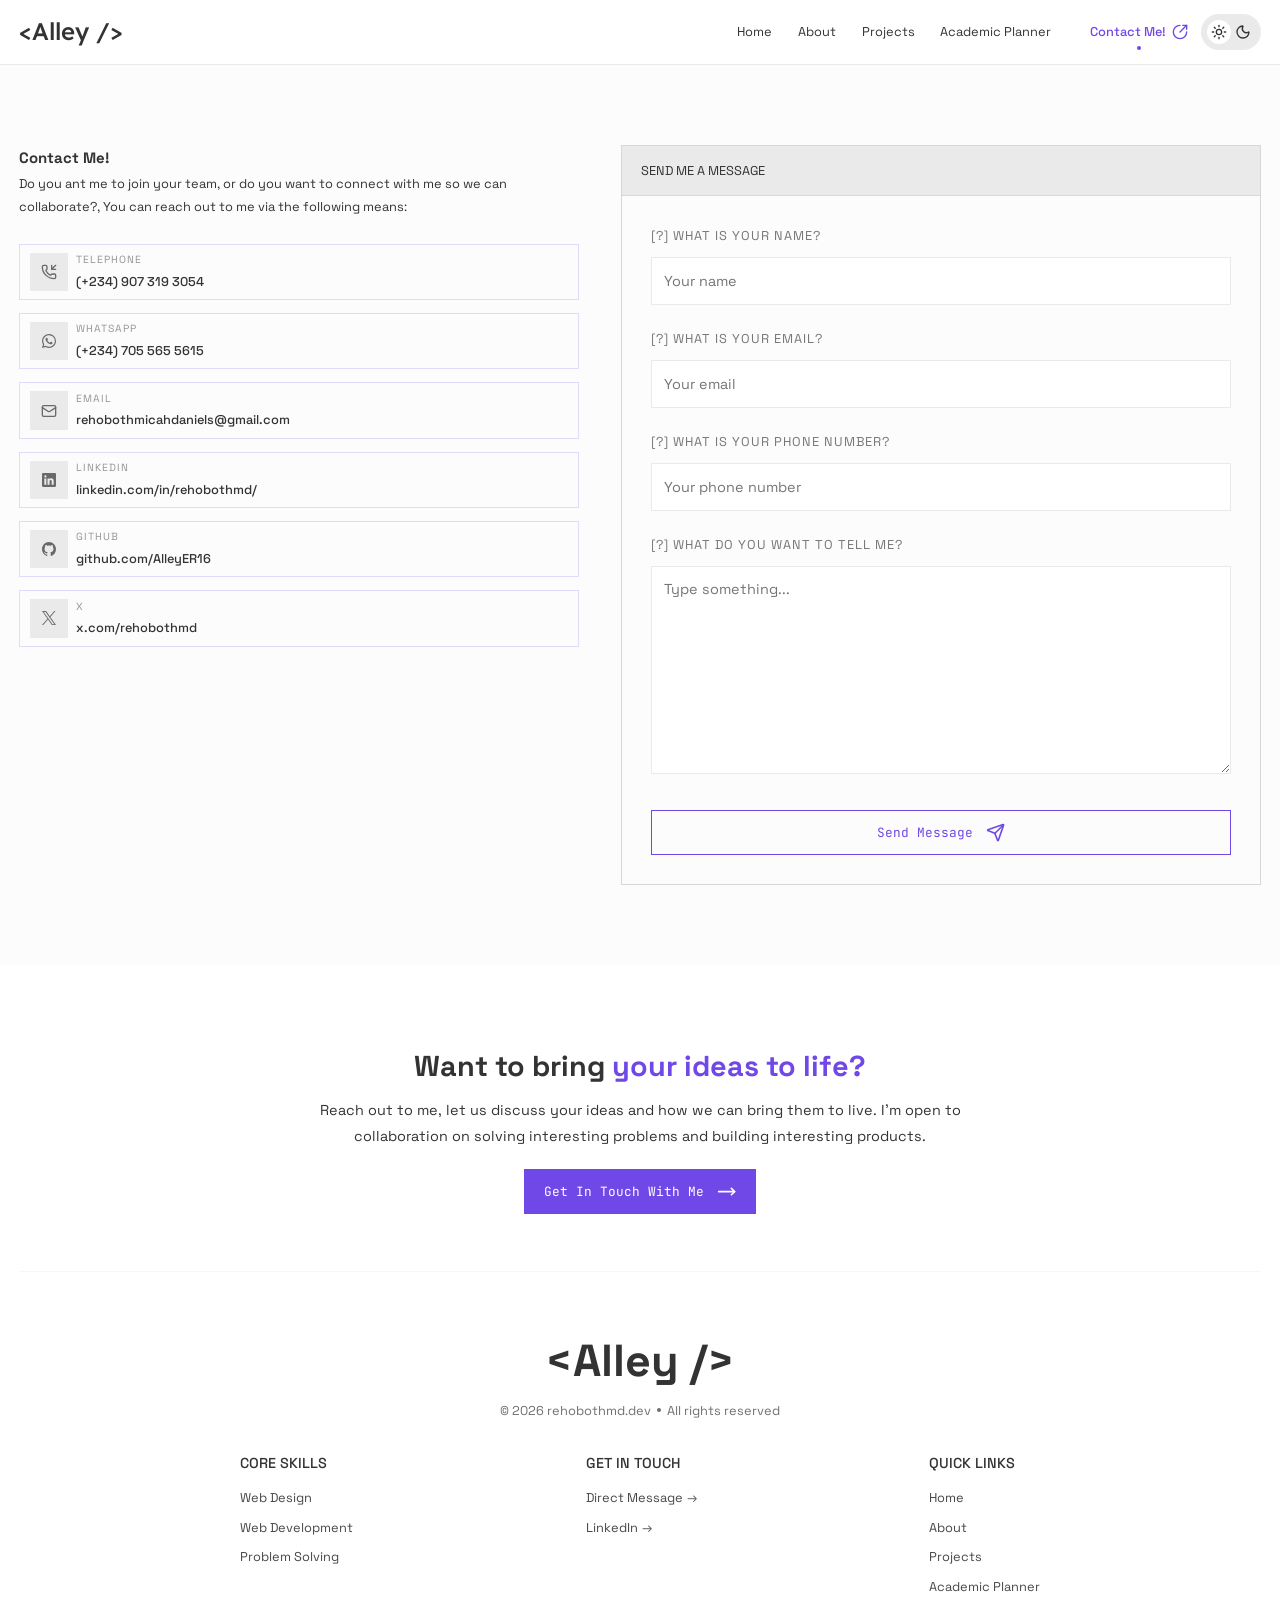
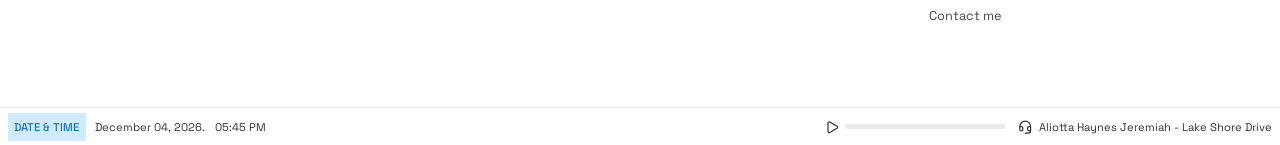
<file: contact-me.html>
<!doctype html>
<html lang="en">
  <head>
    <meta charset="utf-8" />
    <meta name="viewport" content="width=device-width, initial-scale=1" />

    <title>Contact :: Rehoboth Micah-Daniels | Software Engineer</title>
    <link rel="icon" href="/favicon.ico" sizes="32x32" type="image/x-icon" />
    <meta
      name="description"
      content="I’m a Full-Stack Developer focused on building scalable, high-performance web applications across fintech and real-world commerce systems."
    />

    <!-- Google Font -->
    <link rel="preconnect" href="https://fonts.googleapis.com" />
    <link
      rel="preconnect"
      href="https://fonts.gstatic.com"
      crossorigin="anonymous"
    />
    <link
      href="https://fonts.googleapis.com/css2?family=Fira+Code:wght@300..700&family=JetBrains+Mono:ital,wght@0,100..800;1,100..800&family=Lexend:wght@100..900&family=Space+Grotesk:wght@300..700&display=swap"
      rel="stylesheet"
    />

    <!-- Social Media Tags -->
    <meta property="og:type" content="website" />
    <meta property="og:url" content="https://rehoboth-portfolio.netlify.app/" />
    <meta
      property="og:title"
      content="Rehoboth Micah-Daniels | Software Engineer"
    />
    <meta
      property="og:description"
      content="I’m a Full-Stack Developer focused on building scalable, high-performance web applications across fintech and real-world commerce systems."
    />
    <meta
      property="og:image"
      content="https://rehoboth-portfolio.netlify.app/assets/imgs/social-img.png"
    />
    <meta property="og:image:width" content="800" />
    <meta property="og:image:height" content="600" />

    <!-- Twitter Tags -->
    <meta name="twitter:card" content="summary_large_image" />
    <meta
      name="twitter:title"
      content="Rehoboth Micah-Daniels | Software Engineer"
    />
    <meta
      name="twitter:description"
      content="I’m a Full-Stack Developer focused on building scalable, high-performance web applications across fintech and real-world commerce systems."
    />
    <meta
      name="twitter:image"
      content="https://rehoboth-portfolio.netlify.app/assets/imgs/social-img.png"
    />
    <meta name="twitter:image:width" content="800" />
    <meta name="twitter:image:height" content="600" />

    <!-- CSS Import -->
    <link type="text/css" rel="stylesheet" href="assets/css/global.css" />
    <link type="text/css" rel="stylesheet" href="assets/css/contact.css" />
  </head>
  <body>
    <!-- Header -->
    <header class="header">
      <div class="header__container">
        <div class="header__brand-toggle">
          <button class="header__toggle" id="navbar-toggle">
            <svg
              xmlns="http://www.w3.org/2000/svg"
              width="24"
              height="24"
              viewBox="0 0 24 24"
              fill="none"
              stroke="currentColor"
              stroke-width="2"
              stroke-linecap="round"
              stroke-linejoin="round"
            >
              <path d="M4 5h16" />
              <path d="M4 12h16" />
              <path d="M4 19h16" />
            </svg>

            <svg
              xmlns="http://www.w3.org/2000/svg"
              width="24"
              height="24"
              viewBox="0 0 24 24"
              fill="none"
              stroke="currentColor"
              stroke-width="2"
              stroke-linecap="round"
              stroke-linejoin="round"
            >
              <path d="M18 6 6 18" />
              <path d="m6 6 12 12" />
            </svg>
          </button>
          <div class="header__brand">&lt;Alley /&gt;</div>
        </div>
        <nav class="header__right">
          <ul class="header__navbar" id="navbar">
            <li>
              <a href="index.html"> Home </a>
            </li>
            <li>
              <a href="about-me.html"> About </a>
            </li>
            <li>
              <a href="projects.html"> Projects </a>
            </li>
            <li>
              <a href="academic-planner.html"> Academic Planner </a>
            </li>
          </ul>
          <div class="header__actions">
            <a href="contact-me.html" class="header__cta active">
              Contact Me!
              <svg
                xmlns="http://www.w3.org/2000/svg"
                width="24"
                height="24"
                viewBox="0 0 24 24"
                fill="none"
                stroke="currentColor"
                stroke-width="2"
                stroke-linecap="round"
                stroke-linejoin="round"
              >
                <path d="M22 12A10 10 0 1 1 12 2" />
                <path d="M22 2 12 12" />
                <path d="M16 2h6v6" />
              </svg>
            </a>
            <button class="toggle" id="dark-mode-toggle">
              <div>
                <svg
                  xmlns="http://www.w3.org/2000/svg"
                  width="24"
                  height="24"
                  viewBox="0 0 24 24"
                  fill="none"
                  stroke="currentColor"
                  stroke-width="2"
                  stroke-linecap="round"
                  stroke-linejoin="round"
                >
                  <circle cx="12" cy="12" r="4" />
                  <path d="M12 2v2" />
                  <path d="M12 20v2" />
                  <path d="m4.93 4.93 1.41 1.41" />
                  <path d="m17.66 17.66 1.41 1.41" />
                  <path d="M2 12h2" />
                  <path d="M20 12h2" />
                  <path d="m6.34 17.66-1.41 1.41" />
                  <path d="m19.07 4.93-1.41 1.41" />
                </svg>
              </div>
              <div>
                <svg
                  xmlns="http://www.w3.org/2000/svg"
                  width="24"
                  height="24"
                  viewBox="0 0 24 24"
                  fill="none"
                  stroke="currentColor"
                  stroke-width="2"
                  stroke-linecap="round"
                  stroke-linejoin="round"
                >
                  <path
                    d="M20.985 12.486a9 9 0 1 1-9.473-9.472c.405-.022.617.46.402.803a6 6 0 0 0 8.268 8.268c.344-.215.825-.004.803.401"
                  />
                </svg>
              </div>
            </button>
          </div>
        </nav>
      </div>
    </header>

    <!-- Contact Form -->
    <section class="contact-section">
      <section class="contact-section__container container">
        <div class="contact-section__main">
          <div>
            <h1>Contact Me!</h1>
            <p>
              Do you ant me to join your team, or do you want to connect with me
              so we can collaborate?, You can reach out to me via the following
              means:
            </p>
          </div>
          <ul class="contact-section__links">
            <li>
              <a href="tel:+2349073193054" class="contact-section__link">
                <div class="contact-section__link-icon">
                  <svg
                    xmlns="http://www.w3.org/2000/svg"
                    width="24"
                    height="24"
                    viewBox="0 0 24 24"
                    fill="none"
                    stroke="currentColor"
                    stroke-width="2"
                    stroke-linecap="round"
                    stroke-linejoin="round"
                    aria-hidden="true"
                  >
                    <path d="M16 2v6h6"></path>
                    <path d="m22 2-6 6"></path>
                    <path
                      d="M13.832 16.568a1 1 0 0 0 1.213-.303l.355-.465A2 2 0 0 1 17 15h3a2 2 0 0 1 2 2v3a2 2 0 0 1-2 2A18 18 0 0 1 2 4a2 2 0 0 1 2-2h3a2 2 0 0 1 2 2v3a2 2 0 0 1-.8 1.6l-.468.351a1 1 0 0 0-.292 1.233 14 14 0 0 0 6.392 6.384"
                    ></path>
                  </svg>
                </div>
                <div class="contact-section__link-main">
                  <p>Telephone</p>
                  <h3>(+234) 907 319 3054</h3>
                </div>
              </a>
            </li>
            <li>
              <a
                href="https://wa.me/+2347055655615"
                class="contact-section__link"
              >
                <div class="contact-section__link-icon">
                  <svg
                    stroke="currentColor"
                    fill="currentColor"
                    stroke-width="0"
                    viewBox="0 0 512 512"
                    height="1em"
                    width="1em"
                    xmlns="http://www.w3.org/2000/svg"
                  >
                    <path
                      fill-rule="evenodd"
                      d="M414.73 97.1A222.14 222.14 0 0 0 256.94 32C134 32 33.92 131.58 33.87 254a220.6 220.6 0 0 0 29.78 111L32 480l118.25-30.87a223.6 223.6 0 0 0 106.6 27h.09c122.93 0 223-99.59 223.06-222A220.18 220.18 0 0 0 414.73 97.1M256.94 438.66h-.08a185.75 185.75 0 0 1-94.36-25.72l-6.77-4-70.17 18.32 18.73-68.09-4.41-7A183.46 183.46 0 0 1 71.53 254c0-101.73 83.21-184.5 185.48-184.5a185 185 0 0 1 185.33 184.64c-.04 101.74-83.21 184.52-185.4 184.52m101.69-138.19c-5.57-2.78-33-16.2-38.08-18.05s-8.83-2.78-12.54 2.78-14.4 18-17.65 21.75-6.5 4.16-12.07 1.38-23.54-8.63-44.83-27.53c-16.57-14.71-27.75-32.87-31-38.42s-.35-8.56 2.44-11.32c2.51-2.49 5.57-6.48 8.36-9.72s3.72-5.56 5.57-9.26.93-6.94-.46-9.71-12.54-30.08-17.18-41.19c-4.53-10.82-9.12-9.35-12.54-9.52-3.25-.16-7-.2-10.69-.2a20.53 20.53 0 0 0-14.86 6.94c-5.11 5.56-19.51 19-19.51 46.28s20 53.68 22.76 57.38 39.3 59.73 95.21 83.76a323 323 0 0 0 31.78 11.68c13.35 4.22 25.5 3.63 35.1 2.2 10.71-1.59 33-13.42 37.63-26.38s4.64-24.06 3.25-26.37-5.11-3.71-10.69-6.48"
                    ></path>
                  </svg>
                </div>
                <div class="contact-section__link-main">
                  <p>Whatsapp</p>
                  <h3>(+234) 705 565 5615</h3>
                </div>
              </a>
            </li>
            <li>
              <a
                href="mailto:rehobothmicahdaniels@gmail.com"
                class="contact-section__link"
              >
                <div class="contact-section__link-icon">
                  <svg
                    xmlns="http://www.w3.org/2000/svg"
                    width="24"
                    height="24"
                    viewBox="0 0 24 24"
                    fill="none"
                    stroke="currentColor"
                    stroke-width="2"
                    stroke-linecap="round"
                    stroke-linejoin="round"
                    aria-hidden="true"
                  >
                    <path d="m22 7-8.991 5.727a2 2 0 0 1-2.009 0L2 7"></path>
                    <rect x="2" y="4" width="20" height="16" rx="2"></rect>
                  </svg>
                </div>
                <div class="contact-section__link-main">
                  <p>Email</p>
                  <h3>rehobothmicahdaniels@gmail.com</h3>
                </div>
              </a>
            </li>
            <li>
              <a
                href="https://www.linkedin.com/in/rehobothmd/"
                class="contact-section__link"
              >
                <div class="contact-section__link-icon">
                  <svg
                    stroke="currentColor"
                    fill="currentColor"
                    stroke-width="0"
                    viewBox="0 0 512 512"
                    height="1em"
                    width="1em"
                    xmlns="http://www.w3.org/2000/svg"
                  >
                    <path
                      d="M444.17 32H70.28C49.85 32 32 46.7 32 66.89v374.72C32 461.91 49.85 480 70.28 480h373.78c20.54 0 35.94-18.21 35.94-38.39V66.89C480.12 46.7 464.6 32 444.17 32m-273.3 373.43h-64.18V205.88h64.18zM141 175.54h-.46c-20.54 0-33.84-15.29-33.84-34.43 0-19.49 13.65-34.42 34.65-34.42s33.85 14.82 34.31 34.42c-.01 19.14-13.31 34.43-34.66 34.43m264.43 229.89h-64.18V296.32c0-26.14-9.34-44-32.56-44-17.74 0-28.24 12-32.91 23.69-1.75 4.2-2.22 9.92-2.22 15.76v113.66h-64.18V205.88h64.18v27.77c9.34-13.3 23.93-32.44 57.88-32.44 42.13 0 74 27.77 74 87.64z"
                    ></path>
                  </svg>
                </div>
                <div class="contact-section__link-main">
                  <p>LinkedIn</p>
                  <h3>linkedin.com/in/rehobothmd/</h3>
                </div>
              </a>
            </li>
            <li>
              <a
                href="https://github.com/AlleyER16"
                class="contact-section__link"
              >
                <div class="contact-section__link-icon">
                  <svg
                    stroke="currentColor"
                    fill="currentColor"
                    stroke-width="0"
                    viewBox="0 0 512 512"
                    height="1em"
                    width="1em"
                    xmlns="http://www.w3.org/2000/svg"
                  >
                    <path
                      d="M256 32C132.3 32 32 134.9 32 261.7c0 101.5 64.2 187.5 153.2 217.9a17.6 17.6 0 0 0 3.8.4c8.3 0 11.5-6.1 11.5-11.4 0-5.5-.2-19.9-.3-39.1a102.4 102.4 0 0 1-22.6 2.7c-43.1 0-52.9-33.5-52.9-33.5-10.2-26.5-24.9-33.6-24.9-33.6-19.5-13.7-.1-14.1 1.4-14.1h.1c22.5 2 34.3 23.8 34.3 23.8 11.2 19.6 26.2 25.1 39.6 25.1a63 63 0 0 0 25.6-6c2-14.8 7.8-24.9 14.2-30.7-49.7-5.8-102-25.5-102-113.5 0-25.1 8.7-45.6 23-61.6-2.3-5.8-10-29.2 2.2-60.8a18.6 18.6 0 0 1 5-.5c8.1 0 26.4 3.1 56.6 24.1a208.2 208.2 0 0 1 112.2 0c30.2-21 48.5-24.1 56.6-24.1a18.6 18.6 0 0 1 5 .5c12.2 31.6 4.5 55 2.2 60.8 14.3 16.1 23 36.6 23 61.6 0 88.2-52.4 107.6-102.3 113.3 8 7.1 15.2 21.1 15.2 42.5 0 30.7-.3 55.5-.3 63 0 5.4 3.1 11.5 11.4 11.5a19.4 19.4 0 0 0 4-.4C415.9 449.2 480 363.1 480 261.7 480 134.9 379.7 32 256 32"
                    ></path>
                  </svg>
                </div>
                <div class="contact-section__link-main">
                  <p>GitHub</p>
                  <h3>github.com/AlleyER16</h3>
                </div>
              </a>
            </li>
            <li>
              <a href="https://x.com/rehobothmd" class="contact-section__link">
                <div class="contact-section__link-icon">
                  <svg
                    xmlns="http://www.w3.org/2000/svg"
                    fill="none"
                    viewBox="0 0 16 16"
                  >
                    <path
                      fill="currentColor"
                      d="M9.333 6.929 14.546 1H13.31L8.783 6.147 5.169 1H1l5.466 7.783L1 15h1.235l4.779-5.436L10.83 15H15zM7.641 8.852l-.554-.776L2.68 1.911h1.898l3.557 4.977.552.776 4.623 6.47h-1.897z"
                    ></path>
                  </svg>
                </div>
                <div class="contact-section__link-main">
                  <p>X</p>
                  <h3>x.com/rehobothmd</h3>
                </div>
              </a>
            </li>
          </ul>
        </div>
        <form class="contact-form" id="contact-form">
          <div class="contact-form__header">Send me a message</div>
          <div class="contact-form__main">
            <div class="form-group">
              <label for="name">[?] What is your name?</label>
              <div class="input-group">
                <input type="text" placeholder="Your name" name="name" />
                <p></p>
              </div>
            </div>
            <div class="form-group">
              <label for="name">[?] What is your email?</label>
              <div class="input-group">
                <input type="text" placeholder="Your email" name="email" />
                <p></p>
              </div>
            </div>
            <div class="form-group">
              <label for="name">[?] What is your phone number?</label>
              <div class="input-group">
                <input
                  type="tel"
                  placeholder="Your phone number"
                  name="phone_number"
                />
                <p></p>
              </div>
            </div>
            <div class="form-group">
              <label for="name">[?] What do you want to tell me?</label>
              <div class="input-group">
                <textarea
                  name="message"
                  rows="10"
                  placeholder="Type something..."
                ></textarea>
                <p></p>
              </div>
            </div>
            <div class="contact-form__action">
              <button class="button button--outline-2">
                Send Message
                <svg
                  xmlns="http://www.w3.org/2000/svg"
                  width="24"
                  height="24"
                  viewBox="0 0 24 24"
                  fill="none"
                  stroke="currentColor"
                  stroke-width="2"
                  stroke-linecap="round"
                  stroke-linejoin="round"
                  aria-hidden="true"
                >
                  <path
                    d="M14.536 21.686a.5.5 0 0 0 .937-.024l6.5-19a.496.496 0 0 0-.635-.635l-19 6.5a.5.5 0 0 0-.024.937l7.93 3.18a2 2 0 0 1 1.112 1.11z"
                  ></path>
                  <path d="m21.854 2.147-10.94 10.939"></path>
                </svg>
              </button>
            </div>
          </div>
        </form>
      </section>
    </section>

    <!-- Success Modal -->
    <div class="success-modal" id="success-modal">
      <div class="success-modal__icon-block">
        <svg
          xmlns="http://www.w3.org/2000/svg"
          width="24"
          height="24"
          viewBox="0 0 24 24"
          fill="none"
          stroke="currentColor"
          stroke-width="2"
          stroke-linecap="round"
          stroke-linejoin="round"
          aria-hidden="true"
        >
          <path
            d="M22 13V6a2 2 0 0 0-2-2H4a2 2 0 0 0-2 2v12c0 1.1.9 2 2 2h8"
          ></path>
          <path d="m22 7-8.97 5.7a1.94 1.94 0 0 1-2.06 0L2 7"></path>
          <path d="m16 19 2 2 4-4"></path>
        </svg>
      </div>
      <div class="success-modal__main">
        <h3>Message Received!</h3>
        <p>
          Thank you for sending me an email. It has been received and you will
          receive a response as soon as possible
        </p>
      </div>
      <button class="button" id="close-modal-button">Close</button>
    </div>
    <div class="overlay" id="overlay"></div>

    <!-- Footer -->
    <footer class="footer">
      <div class="footer__container container">
        <section class="cta-section">
          <h1 class="cta-section__heading">
            Want to bring <span>your ideas to life?</span>
          </h1>
          <div class="cta-section__content">
            <p class="cta-section__info">
              Reach out to me, let us discuss your ideas and how we can bring
              them to live. I'm open to collaboration on solving interesting
              problems and building interesting products.
            </p>
            <div>
              <a
                class="button"
                href="https://wa.me/+2347055655615"
                target="_blank"
              >
                Get in touch with me
                <svg
                  xmlns="http://www.w3.org/2000/svg"
                  width="24"
                  height="24"
                  viewBox="0 0 24 24"
                  fill="none"
                  stroke="currentColor"
                  stroke-width="2"
                  stroke-linecap="round"
                  stroke-linejoin="round"
                >
                  <path d="M18 8L22 12L18 16" />
                  <path d="M2 12H22" />
                </svg>
              </a>
            </div>
          </div>
        </section>
        <div class="footer__divider"></div>
        <div class="footer-section">
          <div class="footer-section__header">
            <h1>&lt;Alley /&gt;</h1>
            <p>&copy; 2026 rehobothmd.dev <span></span> All rights reserved</p>
          </div>
          <div class="footer-section__main">
            <div>
              <h3>Core Skills</h3>
              <ul>
                <li>
                  <span>Web Design</span>
                </li>
                <li>
                  <span>Web Development</span>
                </li>
                <li>
                  <span>Problem Solving</span>
                </li>
              </ul>
            </div>
            <div>
              <h3>Get in touch</h3>
              <ul>
                <li>
                  <a href="https://wa.me/+2347055655615" target="_blank">
                    Direct Message <span>&rarr;</span>
                  </a>
                </li>
                <li>
                  <a
                    href="https://www.linkedin.com/in/rehobothmd/"
                    target="_blank"
                  >
                    LinkedIn <span>&rarr;</span>
                  </a>
                </li>
              </ul>
            </div>
            <div>
              <h3>Quick Links</h3>
              <ul>
                <li>
                  <a href="index.html">Home</a>
                </li>
                <li>
                  <a href="about-me.html">About</a>
                </li>
                <li>
                  <a href="projects.html">Projects</a>
                </li>
                <li>
                  <a href="academic-planner.html">Academic Planner</a>
                </li>
                <li>
                  <a href="contact-me.html">Contact me</a>
                </li>
              </ul>
            </div>
          </div>
        </div>
      </div>
    </footer>
    <div class="bottom">
      <div class="bottom__time">
        <span> Date & Time </span>
        <p id="date"></p>
        <p id="time"></p>
      </div>
      <div class="bottom__audio">
        <div class="audio">
          <audio
            src="https://rehoboth-md.s3.af-south-1.amazonaws.com/audio.mp3"
            loop
            id="page-audio"
          ></audio>
          <button class="audio__control" id="page-audio-control">
            <svg
              xmlns="http://www.w3.org/2000/svg"
              width="24"
              height="24"
              viewBox="0 0 24 24"
              fill="none"
              stroke="currentColor"
              stroke-width="2"
              stroke-linecap="round"
              stroke-linejoin="round"
              id="play-icon"
            >
              <path
                d="M5 5a2 2 0 0 1 3.008-1.728l11.997 6.998a2 2 0 0 1 .003 3.458l-12 7A2 2 0 0 1 5 19z"
              />
            </svg>
            <svg
              xmlns="http://www.w3.org/2000/svg"
              width="24"
              height="24"
              viewBox="0 0 24 24"
              fill="none"
              stroke="currentColor"
              stroke-width="2"
              stroke-linecap="round"
              stroke-linejoin="round"
              id="pause-icon"
              style="display: none"
            >
              <rect x="14" y="3" width="5" height="18" rx="1" />
              <rect x="5" y="3" width="5" height="18" rx="1" />
            </svg>
          </button>
          <div class="audio__progress">
            <div style="width: 0%" id="page-audio-progress"></div>
          </div>
        </div>
        <div
          class="bottom__audio-text"
          title="Aliotta Haynes Jeremiah - Lake Shore Drive"
        >
          <svg
            xmlns="http://www.w3.org/2000/svg"
            width="24"
            height="24"
            viewBox="0 0 24 24"
            fill="none"
            stroke="currentColor"
            stroke-width="2"
            stroke-linecap="round"
            stroke-linejoin="round"
          >
            <path
              d="M3 11h3a2 2 0 0 1 2 2v3a2 2 0 0 1-2 2H5a2 2 0 0 1-2-2v-5Zm0 0a9 9 0 1 1 18 0m0 0v5a2 2 0 0 1-2 2h-1a2 2 0 0 1-2-2v-3a2 2 0 0 1 2-2h3Z"
            />
            <path d="M21 16v2a4 4 0 0 1-4 4h-5" />
          </svg>
          <p>Aliotta Haynes Jeremiah - Lake Shore Drive</p>
        </div>
      </div>
    </div>

    <!-- Back to Top -->
    <button class="back-to-top" id="back-to-top">
      <svg
        xmlns="http://www.w3.org/2000/svg"
        width="24"
        height="24"
        viewBox="0 0 24 24"
        fill="none"
        stroke="currentColor"
        stroke-width="2"
        stroke-linecap="round"
        stroke-linejoin="round"
      >
        <path d="M14 9 9 4 4 9" />
        <path d="M20 20h-7a4 4 0 0 1-4-4V4" />
      </svg>
    </button>

    <!-- JS Import -->
    <script type="text/javascript" src="assets/js/global.js"></script>
    <script type="text/javascript" src="assets/js/contact.js"></script>
  </body>
</html>
</file>
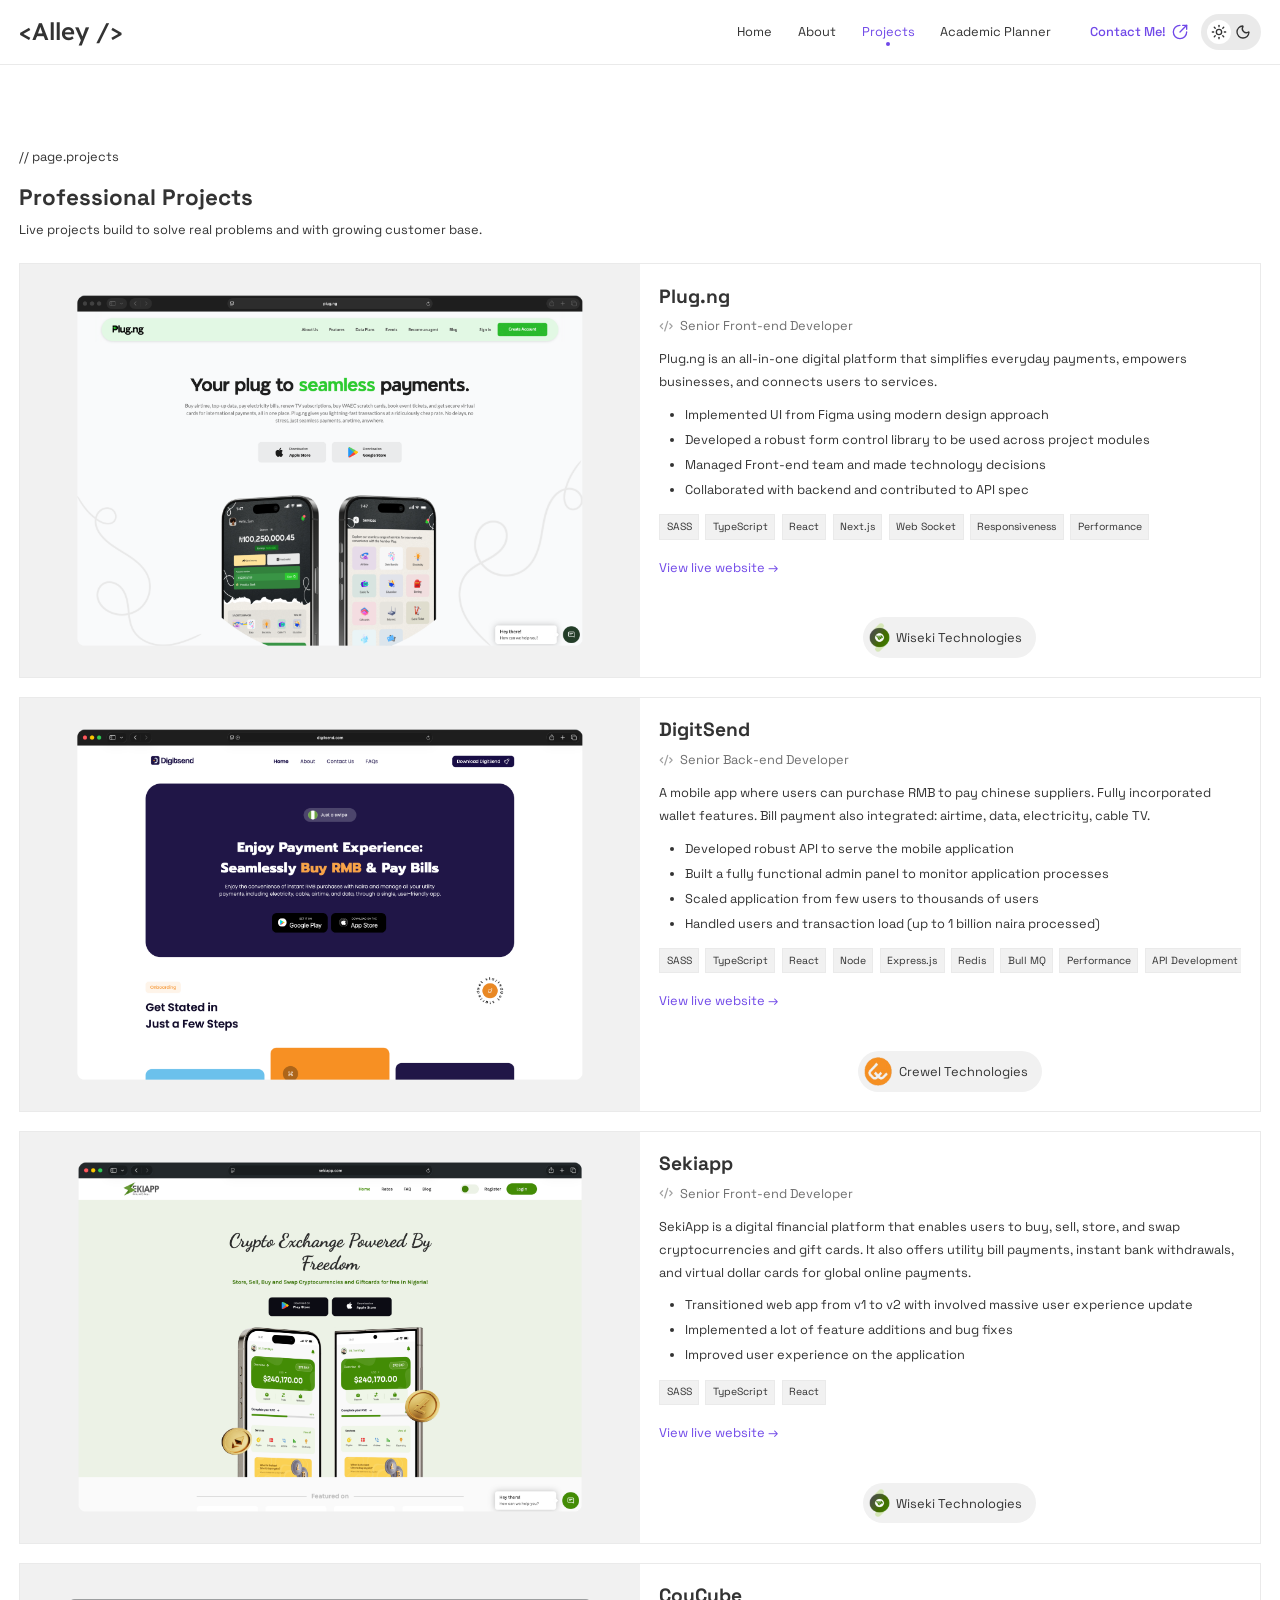
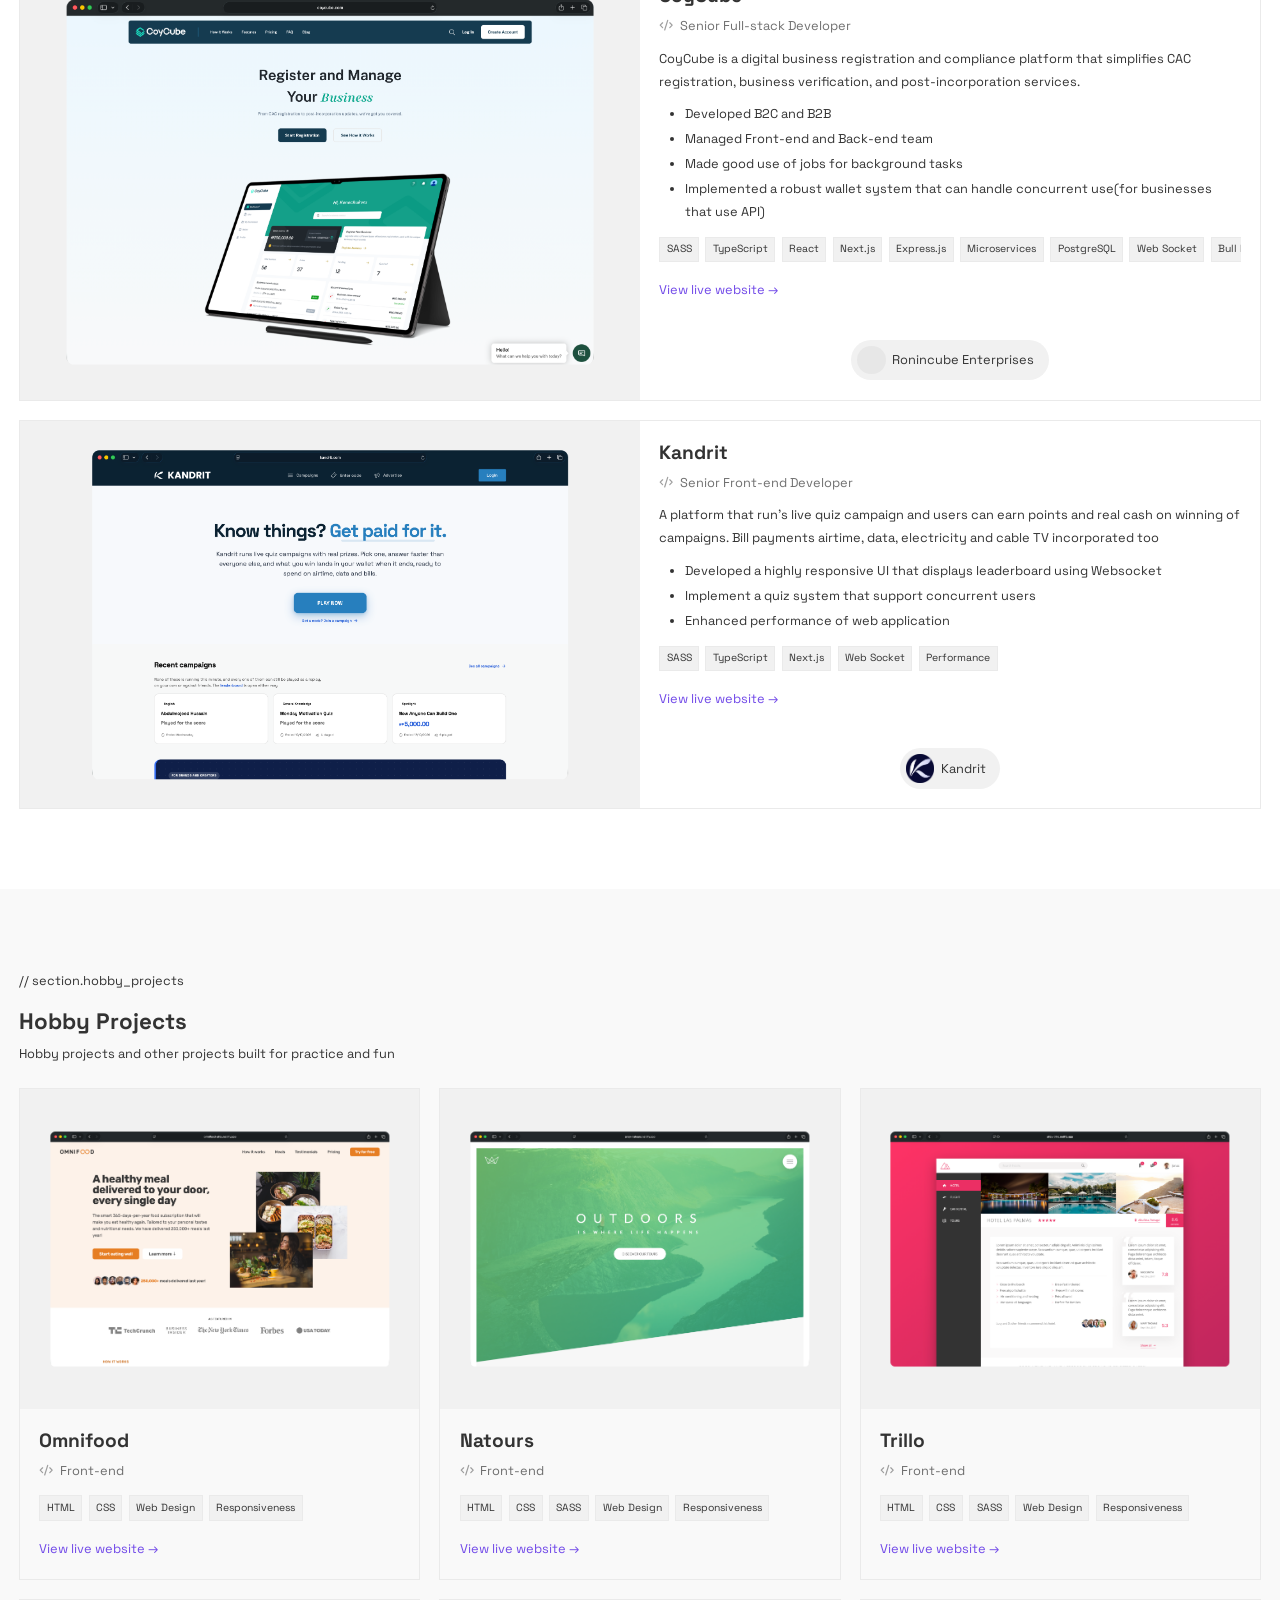
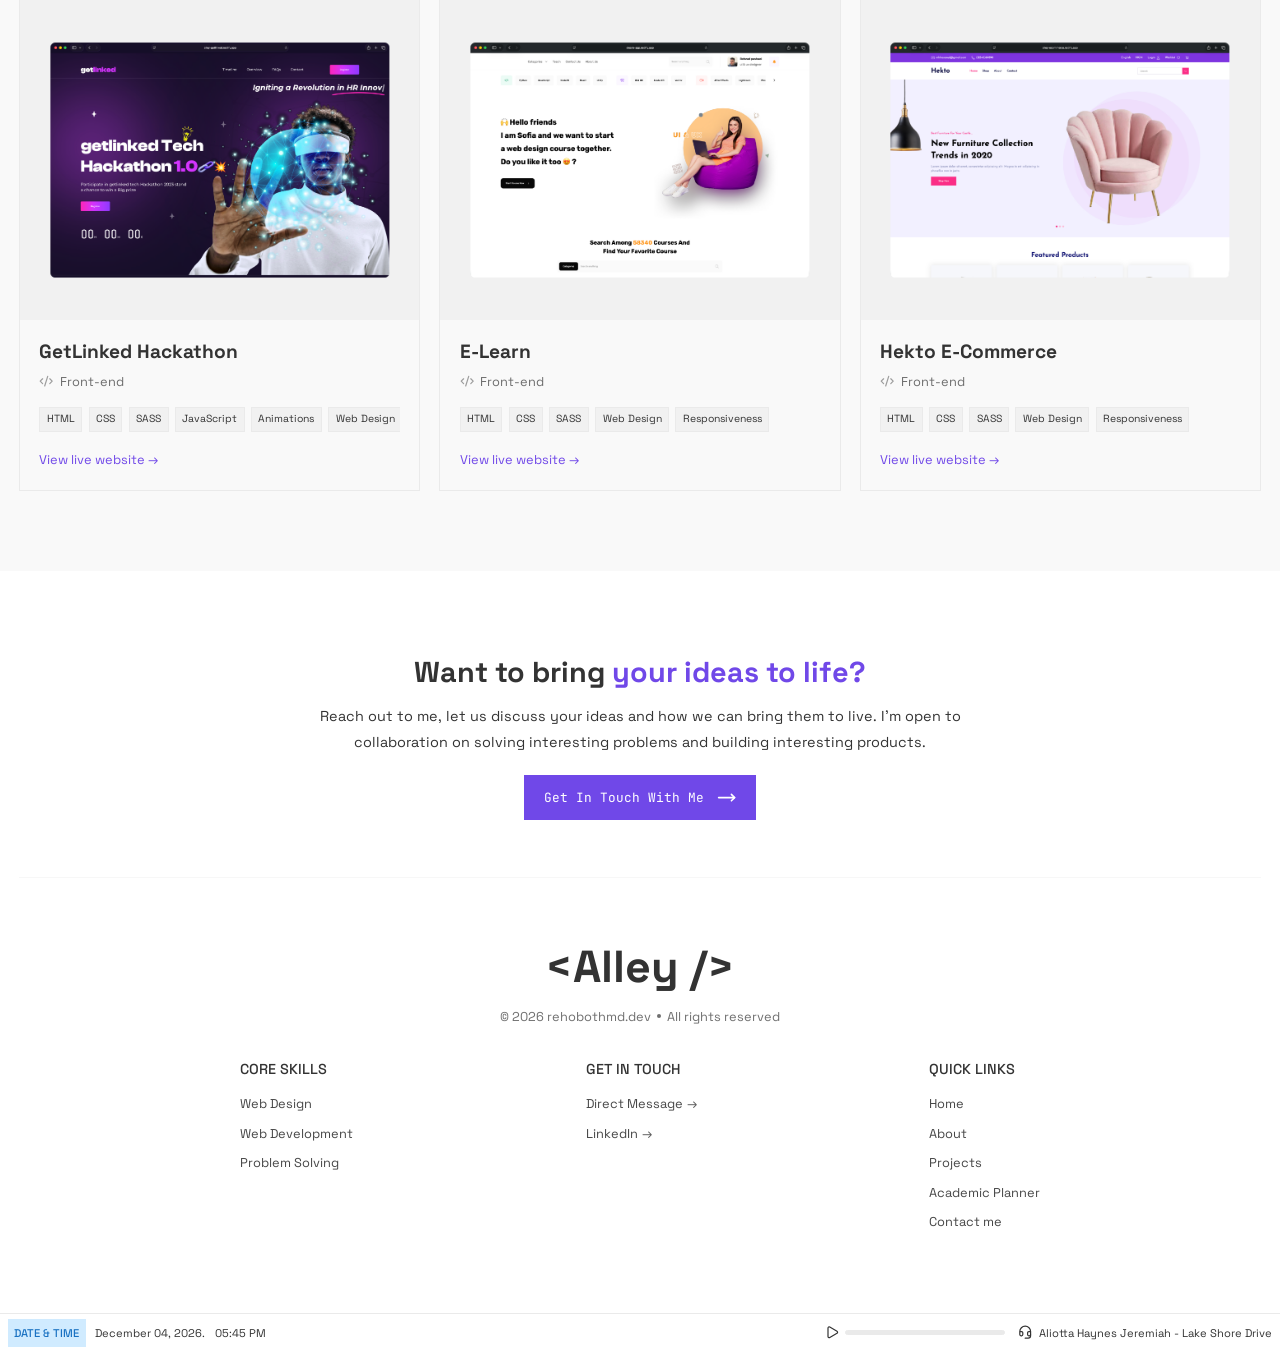
<file: projects.html>
<!doctype html>
<html lang="en">
  <head>
    <meta charset="utf-8" />
    <meta name="viewport" content="width=device-width, initial-scale=1" />

    <title>Projects :: Rehoboth Micah-Daniels | Software Engineer</title>
    <link rel="icon" href="/favicon.ico" sizes="32x32" type="image/x-icon" />
    <meta
      name="description"
      content="I’m a Full-Stack Developer focused on building scalable, high-performance web applications across fintech and real-world commerce systems."
    />

    <!-- Google Font -->
    <link rel="preconnect" href="https://fonts.googleapis.com" />
    <link
      rel="preconnect"
      href="https://fonts.gstatic.com"
      crossorigin="anonymous"
    />
    <link
      href="https://fonts.googleapis.com/css2?family=Fira+Code:wght@300..700&family=JetBrains+Mono:ital,wght@0,100..800;1,100..800&family=Lexend:wght@100..900&family=Space+Grotesk:wght@300..700&display=swap"
      rel="stylesheet"
    />

    <!-- Social Media Tags -->
    <meta property="og:type" content="website" />
    <meta property="og:url" content="https://rehoboth-portfolio.netlify.app/" />
    <meta
      property="og:title"
      content="Rehoboth Micah-Daniels | Software Engineer"
    />
    <meta
      property="og:description"
      content="I’m a Full-Stack Developer focused on building scalable, high-performance web applications across fintech and real-world commerce systems."
    />
    <meta
      property="og:image"
      content="https://rehoboth-portfolio.netlify.app/assets/imgs/social-img.png"
    />
    <meta property="og:image:width" content="800" />
    <meta property="og:image:height" content="600" />

    <!-- Twitter Tags -->
    <meta name="twitter:card" content="summary_large_image" />
    <meta
      name="twitter:title"
      content="Rehoboth Micah-Daniels | Software Engineer"
    />
    <meta
      name="twitter:description"
      content="I’m a Full-Stack Developer focused on building scalable, high-performance web applications across fintech and real-world commerce systems."
    />
    <meta
      name="twitter:image"
      content="https://rehoboth-portfolio.netlify.app/assets/imgs/social-img.png"
    />
    <meta name="twitter:image:width" content="800" />
    <meta name="twitter:image:height" content="600" />

    <!-- CSS Import -->
    <link type="text/css" rel="stylesheet" href="assets/css/global.css" />
    <link type="text/css" rel="stylesheet" href="assets/css/projects.css" />
  </head>
  <body>
    <!-- Header -->
    <header class="header">
      <div class="header__container">
        <div class="header__brand-toggle">
          <button class="header__toggle" id="navbar-toggle">
            <svg
              xmlns="http://www.w3.org/2000/svg"
              width="24"
              height="24"
              viewBox="0 0 24 24"
              fill="none"
              stroke="currentColor"
              stroke-width="2"
              stroke-linecap="round"
              stroke-linejoin="round"
            >
              <path d="M4 5h16" />
              <path d="M4 12h16" />
              <path d="M4 19h16" />
            </svg>

            <svg
              xmlns="http://www.w3.org/2000/svg"
              width="24"
              height="24"
              viewBox="0 0 24 24"
              fill="none"
              stroke="currentColor"
              stroke-width="2"
              stroke-linecap="round"
              stroke-linejoin="round"
            >
              <path d="M18 6 6 18" />
              <path d="m6 6 12 12" />
            </svg>
          </button>
          <div class="header__brand">&lt;Alley /&gt;</div>
        </div>
        <nav class="header__right">
          <ul class="header__navbar" id="navbar">
            <li>
              <a href="index.html"> Home </a>
            </li>
            <li>
              <a href="about-me.html"> About </a>
            </li>
            <li>
              <a href="projects.html" class="active"> Projects </a>
            </li>
            <li>
              <a href="academic-planner.html"> Academic Planner </a>
            </li>
          </ul>
          <div class="header__actions">
            <a href="contact-me.html" class="header__cta">
              Contact Me!
              <svg
                xmlns="http://www.w3.org/2000/svg"
                width="24"
                height="24"
                viewBox="0 0 24 24"
                fill="none"
                stroke="currentColor"
                stroke-width="2"
                stroke-linecap="round"
                stroke-linejoin="round"
              >
                <path d="M22 12A10 10 0 1 1 12 2" />
                <path d="M22 2 12 12" />
                <path d="M16 2h6v6" />
              </svg>
            </a>
            <button class="toggle" id="dark-mode-toggle">
              <div>
                <svg
                  xmlns="http://www.w3.org/2000/svg"
                  width="24"
                  height="24"
                  viewBox="0 0 24 24"
                  fill="none"
                  stroke="currentColor"
                  stroke-width="2"
                  stroke-linecap="round"
                  stroke-linejoin="round"
                >
                  <circle cx="12" cy="12" r="4" />
                  <path d="M12 2v2" />
                  <path d="M12 20v2" />
                  <path d="m4.93 4.93 1.41 1.41" />
                  <path d="m17.66 17.66 1.41 1.41" />
                  <path d="M2 12h2" />
                  <path d="M20 12h2" />
                  <path d="m6.34 17.66-1.41 1.41" />
                  <path d="m19.07 4.93-1.41 1.41" />
                </svg>
              </div>
              <div>
                <svg
                  xmlns="http://www.w3.org/2000/svg"
                  width="24"
                  height="24"
                  viewBox="0 0 24 24"
                  fill="none"
                  stroke="currentColor"
                  stroke-width="2"
                  stroke-linecap="round"
                  stroke-linejoin="round"
                >
                  <path
                    d="M20.985 12.486a9 9 0 1 1-9.473-9.472c.405-.022.617.46.402.803a6 6 0 0 0 8.268 8.268c.344-.215.825-.004.803.401"
                  />
                </svg>
              </div>
            </button>
          </div>
        </nav>
      </div>
    </header>

    <!-- Professional Projects Section -->
    <section class="projects-section">
      <div class="projects-section__container container">
        <div class="projects-section__main">
          <p class="style-module-scss-module__Sqo1mq__meta">// page.projects</p>
          <div class="projects-section__header">
            <h1 class="projects-section__heading">Professional Projects</h1>
            <p>
              Live projects build to solve real problems and with growing
              customer base.
            </p>
          </div>
          <div class="projects-2">
            <a
              target="_blank"
              class="project project--full"
              href="https://plug.ng"
            >
              <div class="project__header">
                <img
                  alt="Plug.ng"
                  class="project__img"
                  src="/assets/imgs/projects/plug-ng.png"
                />
              </div>
              <div class="project__body">
                <div class="project__main">
                  <div class="project__name-role">
                    <h3 class="project__name">Plug.ng</h3>
                    <div class="project__role">
                      <svg
                        xmlns="http://www.w3.org/2000/svg"
                        width="24"
                        height="24"
                        viewBox="0 0 24 24"
                        fill="none"
                        stroke="currentColor"
                        stroke-width="2"
                        stroke-linecap="round"
                        stroke-linejoin="round"
                        aria-hidden="true"
                      >
                        <path d="m18 16 4-4-4-4"></path>
                        <path d="m6 8-4 4 4 4"></path>
                        <path d="m14.5 4-5 16"></path>
                      </svg>
                      Senior Front-end Developer
                    </div>
                  </div>
                  <p>
                    Plug.ng is an all-in-one digital platform that simplifies
                    everyday payments, empowers businesses, and connects users
                    to services.
                  </p>
                  <ul class="project__list">
                    <li>
                      Implemented UI from Figma using modern design approach
                    </li>
                    <li>
                      Developed a robust form control library to be used across
                      project modules
                    </li>
                    <li>
                      Managed Front-end team and made technology decisions
                    </li>
                    <li>
                      Collaborated with backend and contributed to API spec
                    </li>
                  </ul>
                  <div class="project__stack">
                    <div>SASS</div>
                    <div>TypeScript</div>
                    <div>React</div>
                    <div>Next.js</div>
                    <div>Web Socket</div>
                    <div>Responsiveness</div>
                    <div>Performance</div>
                  </div>
                  <span class="project__action"
                    >View live website <span>→</span></span
                  >
                </div>
                <div class="project__company">
                  <img alt="" src="/assets/imgs/wiseki-logo.png" />Wiseki
                  Technologies
                </div>
              </div>
            </a>

            <a
              target="_blank"
              class="project project--full"
              href="https://digitsend.com"
            >
              <div class="project__header">
                <img
                  alt="DigitSend"
                  class="project__img"
                  src="/assets/imgs/projects/digitsend.png"
                />
              </div>
              <div class="project__body">
                <div class="project__main">
                  <div class="project__name-role">
                    <h3 class="project__name">DigitSend</h3>
                    <div class="project__role">
                      <svg
                        xmlns="http://www.w3.org/2000/svg"
                        width="24"
                        height="24"
                        viewBox="0 0 24 24"
                        fill="none"
                        stroke="currentColor"
                        stroke-width="2"
                        stroke-linecap="round"
                        stroke-linejoin="round"
                        aria-hidden="true"
                      >
                        <path d="m18 16 4-4-4-4"></path>
                        <path d="m6 8-4 4 4 4"></path>
                        <path d="m14.5 4-5 16"></path>
                      </svg>
                      Senior Back-end Developer
                    </div>
                  </div>
                  <p>
                    A mobile app where users can purchase RMB to pay chinese
                    suppliers. Fully incorporated wallet features. Bill payment
                    also integrated: airtime, data, electricity, cable TV.
                  </p>
                  <ul class="project__list">
                    <li>
                      Developed robust API to serve the mobile application
                    </li>
                    <li>
                      Built a fully functional admin panel to monitor
                      application processes
                    </li>
                    <li>
                      Scaled application from few users to thousands of users
                    </li>
                    <li>
                      Handled users and transaction load (up to 1 billion naira
                      processed)
                    </li>
                  </ul>
                  <div class="project__stack">
                    <div>SASS</div>
                    <div>TypeScript</div>
                    <div>React</div>
                    <div>Node</div>
                    <div>Express.js</div>
                    <div>Redis</div>
                    <div>Bull MQ</div>
                    <div>Performance</div>
                    <div>API Development</div>
                  </div>
                  <span class="project__action">
                    View live website <span>→</span>
                  </span>
                </div>
                <div class="project__company">
                  <img alt="" src="/assets/imgs/crewel-tech-logo.png" />Crewel
                  Technologies
                </div>
              </div>
            </a>

            <a
              target="_blank"
              class="project project--full"
              href="https://sekiapp.com"
            >
              <div class="project__header">
                <img
                  alt="Sekiapp"
                  class="project__img"
                  src="/assets/imgs/projects/sekiapp.png"
                />
              </div>
              <div class="project__body">
                <div class="project__main">
                  <div class="project__name-role">
                    <h3 class="project__name">Sekiapp</h3>
                    <div class="project__role">
                      <svg
                        xmlns="http://www.w3.org/2000/svg"
                        width="24"
                        height="24"
                        viewBox="0 0 24 24"
                        fill="none"
                        stroke="currentColor"
                        stroke-width="2"
                        stroke-linecap="round"
                        stroke-linejoin="round"
                        aria-hidden="true"
                      >
                        <path d="m18 16 4-4-4-4"></path>
                        <path d="m6 8-4 4 4 4"></path>
                        <path d="m14.5 4-5 16"></path>
                      </svg>
                      Senior Front-end Developer
                    </div>
                  </div>
                  <p>
                    SekiApp is a digital financial platform that enables users
                    to buy, sell, store, and swap cryptocurrencies and gift
                    cards. It also offers utility bill payments, instant bank
                    withdrawals, and virtual dollar cards for global online
                    payments.
                  </p>
                  <ul class="project__list">
                    <li>
                      Transitioned web app from v1 to v2 with involved massive
                      user experience update
                    </li>
                    <li>
                      Implemented a lot of feature additions and bug fixes
                    </li>
                    <li>Improved user experience on the application</li>
                  </ul>
                  <div class="project__stack">
                    <div>SASS</div>
                    <div>TypeScript</div>
                    <div>React</div>
                  </div>
                  <span class="project__action">
                    View live website <span>→</span>
                  </span>
                </div>
                <div class="project__company">
                  <img alt="" src="/assets/imgs/wiseki-logo.png" />Wiseki
                  Technologies
                </div>
              </div>
            </a>

            <a
              target="_blank"
              class="project project--full"
              href="https://coycube.com"
            >
              <div class="project__header">
                <img
                  alt="CoyCube"
                  class="project__img"
                  src="/assets/imgs/projects/coycube.png"
                />
              </div>
              <div class="project__body">
                <div class="project__main">
                  <div class="project__name-role">
                    <h3 class="project__name">CoyCube</h3>
                    <div class="project__role">
                      <svg
                        xmlns="http://www.w3.org/2000/svg"
                        width="24"
                        height="24"
                        viewBox="0 0 24 24"
                        fill="none"
                        stroke="currentColor"
                        stroke-width="2"
                        stroke-linecap="round"
                        stroke-linejoin="round"
                        aria-hidden="true"
                      >
                        <path d="m18 16 4-4-4-4"></path>
                        <path d="m6 8-4 4 4 4"></path>
                        <path d="m14.5 4-5 16"></path>
                      </svg>
                      Senior Full-stack Developer
                    </div>
                  </div>
                  <p>
                    CoyCube is a digital business registration and compliance
                    platform that simplifies CAC registration, business
                    verification, and post-incorporation services.
                  </p>
                  <ul class="project__list">
                    <li>Developed B2C and B2B</li>
                    <li>Managed Front-end and Back-end team</li>
                    <li>Made good use of jobs for background tasks</li>
                    <li>
                      Implemented a robust wallet system that can handle
                      concurrent use(for businesses that use API)
                    </li>
                  </ul>
                  <div class="project__stack">
                    <div>SASS</div>
                    <div>TypeScript</div>
                    <div>React</div>
                    <div>Next.js</div>
                    <div>Express.js</div>
                    <div>Microservices</div>
                    <div>PostgreSQL</div>
                    <div>Web Socket</div>
                    <div>Bull MQ</div>
                  </div>
                  <span class="project__action"
                    >View live website <span>→</span></span
                  >
                </div>
                <div class="project__company">
                  <div></div>
                  Ronincube Enterprises
                </div>
              </div>
            </a>

            <a
              target="_blank"
              class="project project--full"
              href="https://kandrit.com"
            >
              <div class="project__header">
                <img
                  alt="Kandrit"
                  class="project__img"
                  src="/assets/imgs/projects/kandrit.png"
                />
              </div>
              <div class="project__body">
                <div class="project__main">
                  <div class="project__name-role">
                    <h3 class="project__name">Kandrit</h3>
                    <div class="project__role">
                      <svg
                        xmlns="http://www.w3.org/2000/svg"
                        width="24"
                        height="24"
                        viewBox="0 0 24 24"
                        fill="none"
                        stroke="currentColor"
                        stroke-width="2"
                        stroke-linecap="round"
                        stroke-linejoin="round"
                        aria-hidden="true"
                      >
                        <path d="m18 16 4-4-4-4"></path>
                        <path d="m6 8-4 4 4 4"></path>
                        <path d="m14.5 4-5 16"></path>
                      </svg>
                      Senior Front-end Developer
                    </div>
                  </div>
                  <p>
                    A platform that run's live quiz campaign and users can earn
                    points and real cash on winning of campaigns. Bill payments
                    airtime, data, electricity and cable TV incorporated too
                  </p>
                  <ul class="project__list">
                    <li>
                      Developed a highly responsive UI that displays leaderboard
                      using Websocket
                    </li>
                    <li>
                      Implement a quiz system that support concurrent users
                    </li>
                    <li>Enhanced performance of web application</li>
                  </ul>
                  <div class="project__stack">
                    <div>SASS</div>
                    <div>TypeScript</div>
                    <div>Next.js</div>
                    <div>Web Socket</div>
                    <div>Performance</div>
                  </div>
                  <span class="project__action">
                    View live website <span>→</span>
                  </span>
                </div>
                <div class="project__company">
                  <img alt="" src="/assets/imgs/kandrit-logo.png" />Kandrit
                </div>
              </div>
            </a>
          </div>
        </div>
      </div>
    </section>

    <!-- Hobby Projects Section -->
    <section class="projects-section projects-section--variant">
      <div class="projects-section__container container">
        <div class="projects-section__main">
          <p class="style-module-scss-module__Sqo1mq__meta">
            // section.hobby_projects
          </p>
          <div class="projects-section__header">
            <h1 class="projects-section__heading">Hobby Projects</h1>
            <p>Hobby projects and other projects built for practice and fun</p>
          </div>
          <div class="projects">
            <a
              target="_blank"
              class="project"
              href="https://omnifood-alley.netlify.app/"
            >
              <div class="project__header">
                <img
                  alt="Omnifood"
                  class="project__img"
                  src="/assets/imgs/projects/omnifood.png"
                />
              </div>
              <div class="project__body">
                <div class="project__main">
                  <div class="project__name-role">
                    <h3 class="project__name">Omnifood</h3>
                    <div class="project__role">
                      <svg
                        xmlns="http://www.w3.org/2000/svg"
                        width="24"
                        height="24"
                        viewBox="0 0 24 24"
                        fill="none"
                        stroke="currentColor"
                        stroke-width="2"
                        stroke-linecap="round"
                        stroke-linejoin="round"
                        aria-hidden="true"
                      >
                        <path d="m18 16 4-4-4-4"></path>
                        <path d="m6 8-4 4 4 4"></path>
                        <path d="m14.5 4-5 16"></path>
                      </svg>
                      Front-end
                    </div>
                  </div>
                  <div class="project__stack">
                    <div>HTML</div>
                    <div>CSS</div>
                    <div>Web Design</div>
                    <div>Responsiveness</div>
                  </div>
                  <span class="project__action">
                    View live website <span>→</span>
                  </span>
                </div>
              </div>
            </a>

            <a
              target="_blank"
              class="project"
              href="https://alley-natours.netlify.app/"
            >
              <div class="project__header">
                <img
                  alt="Natours"
                  class="project__img"
                  src="/assets/imgs/projects/natours.png"
                />
              </div>
              <div class="project__body">
                <div class="project__main">
                  <div class="project__name-role">
                    <h3 class="project__name">Natours</h3>
                    <div class="project__role">
                      <svg
                        xmlns="http://www.w3.org/2000/svg"
                        width="24"
                        height="24"
                        viewBox="0 0 24 24"
                        fill="none"
                        stroke="currentColor"
                        stroke-width="2"
                        stroke-linecap="round"
                        stroke-linejoin="round"
                        aria-hidden="true"
                      >
                        <path d="m18 16 4-4-4-4"></path>
                        <path d="m6 8-4 4 4 4"></path>
                        <path d="m14.5 4-5 16"></path>
                      </svg>
                      Front-end
                    </div>
                  </div>
                  <div class="project__stack">
                    <div>HTML</div>
                    <div>CSS</div>
                    <div>SASS</div>
                    <div>Web Design</div>
                    <div>Responsiveness</div>
                  </div>
                  <span class="project__action">
                    View live website <span>→</span>
                  </span>
                </div>
              </div>
            </a>

            <a
              target="_blank"
              class="project"
              href="https://alley-trillo.netlify.app/"
            >
              <div class="project__header">
                <img
                  alt="Trillo"
                  class="project__img"
                  src="/assets/imgs/projects/trillo.png"
                />
              </div>
              <div class="project__body">
                <div class="project__main">
                  <div class="project__name-role">
                    <h3 class="project__name">Trillo</h3>
                    <div class="project__role">
                      <svg
                        xmlns="http://www.w3.org/2000/svg"
                        width="24"
                        height="24"
                        viewBox="0 0 24 24"
                        fill="none"
                        stroke="currentColor"
                        stroke-width="2"
                        stroke-linecap="round"
                        stroke-linejoin="round"
                        aria-hidden="true"
                      >
                        <path d="m18 16 4-4-4-4"></path>
                        <path d="m6 8-4 4 4 4"></path>
                        <path d="m14.5 4-5 16"></path>
                      </svg>
                      Front-end
                    </div>
                  </div>
                  <div class="project__stack">
                    <div>HTML</div>
                    <div>CSS</div>
                    <div>SASS</div>
                    <div>Web Design</div>
                    <div>Responsiveness</div>
                  </div>
                  <span class="project__action">
                    View live website <span>→</span>
                  </span>
                </div>
              </div>
            </a>

            <a
              target="_blank"
              class="project"
              href="https://alley-getlinked.netlify.app/"
            >
              <div class="project__header">
                <img
                  alt="GetLinked Hackathon"
                  class="project__img"
                  src="/assets/imgs/projects/get-linked.png"
                />
              </div>
              <div class="project__body">
                <div class="project__main">
                  <div class="project__name-role">
                    <h3 class="project__name">GetLinked Hackathon</h3>
                    <div class="project__role">
                      <svg
                        xmlns="http://www.w3.org/2000/svg"
                        width="24"
                        height="24"
                        viewBox="0 0 24 24"
                        fill="none"
                        stroke="currentColor"
                        stroke-width="2"
                        stroke-linecap="round"
                        stroke-linejoin="round"
                        aria-hidden="true"
                      >
                        <path d="m18 16 4-4-4-4"></path>
                        <path d="m6 8-4 4 4 4"></path>
                        <path d="m14.5 4-5 16"></path>
                      </svg>
                      Front-end
                    </div>
                  </div>
                  <div class="project__stack">
                    <div>HTML</div>
                    <div>CSS</div>
                    <div>SASS</div>
                    <div>JavaScript</div>
                    <div>Animations</div>
                    <div>Web Design</div>
                    <div>Responsiveness</div>
                  </div>
                  <span class="project__action">
                    View live website <span>→</span>
                  </span>
                </div>
              </div>
            </a>

            <a
              target="_blank"
              class="project"
              href="https://elearn-app.netlify.app/"
            >
              <div class="project__header">
                <img
                  alt="E-Learn"
                  class="project__img"
                  src="/assets/imgs/projects/elearn.png"
                />
              </div>
              <div class="project__body">
                <div class="project__main">
                  <div class="project__name-role">
                    <h3 class="project__name">E-Learn</h3>
                    <div class="project__role">
                      <svg
                        xmlns="http://www.w3.org/2000/svg"
                        width="24"
                        height="24"
                        viewBox="0 0 24 24"
                        fill="none"
                        stroke="currentColor"
                        stroke-width="2"
                        stroke-linecap="round"
                        stroke-linejoin="round"
                        aria-hidden="true"
                      >
                        <path d="m18 16 4-4-4-4"></path>
                        <path d="m6 8-4 4 4 4"></path>
                        <path d="m14.5 4-5 16"></path>
                      </svg>
                      Front-end
                    </div>
                  </div>
                  <div class="project__stack">
                    <div>HTML</div>
                    <div>CSS</div>
                    <div>SASS</div>
                    <div>Web Design</div>
                    <div>Responsiveness</div>
                  </div>
                  <span class="project__action">
                    View live website <span>→</span>
                  </span>
                </div>
              </div>
            </a>

            <a
              target="_blank"
              class="project"
              href="https://alley-ecommerce.netlify.app/"
            >
              <div class="project__header">
                <img
                  alt="Hekto E-Commerce"
                  class="project__img"
                  src="/assets/imgs/projects/hekto.png"
                />
              </div>
              <div class="project__body">
                <div class="project__main">
                  <div class="project__name-role">
                    <h3 class="project__name">Hekto E-Commerce</h3>
                    <div class="project__role">
                      <svg
                        xmlns="http://www.w3.org/2000/svg"
                        width="24"
                        height="24"
                        viewBox="0 0 24 24"
                        fill="none"
                        stroke="currentColor"
                        stroke-width="2"
                        stroke-linecap="round"
                        stroke-linejoin="round"
                        aria-hidden="true"
                      >
                        <path d="m18 16 4-4-4-4"></path>
                        <path d="m6 8-4 4 4 4"></path>
                        <path d="m14.5 4-5 16"></path>
                      </svg>
                      Front-end
                    </div>
                  </div>
                  <div class="project__stack">
                    <div>HTML</div>
                    <div>CSS</div>
                    <div>SASS</div>
                    <div>Web Design</div>
                    <div>Responsiveness</div>
                  </div>
                  <span class="project__action">
                    View live website <span>→</span>
                  </span>
                </div>
              </div>
            </a>
          </div>
        </div>
      </div>
    </section>

    <!-- Footer -->
    <footer class="footer">
      <div class="footer__container container">
        <section class="cta-section">
          <h1 class="cta-section__heading">
            Want to bring <span>your ideas to life?</span>
          </h1>
          <div class="cta-section__content">
            <p class="cta-section__info">
              Reach out to me, let us discuss your ideas and how we can bring
              them to live. I'm open to collaboration on solving interesting
              problems and building interesting products.
            </p>
            <div>
              <a
                class="button"
                href="https://wa.me/+2347055655615"
                target="_blank"
              >
                Get in touch with me
                <svg
                  xmlns="http://www.w3.org/2000/svg"
                  width="24"
                  height="24"
                  viewBox="0 0 24 24"
                  fill="none"
                  stroke="currentColor"
                  stroke-width="2"
                  stroke-linecap="round"
                  stroke-linejoin="round"
                >
                  <path d="M18 8L22 12L18 16" />
                  <path d="M2 12H22" />
                </svg>
              </a>
            </div>
          </div>
        </section>
        <div class="footer__divider"></div>
        <div class="footer-section">
          <div class="footer-section__header">
            <h1>&lt;Alley /&gt;</h1>
            <p>&copy; 2026 rehobothmd.dev <span></span> All rights reserved</p>
          </div>
          <div class="footer-section__main">
            <div>
              <h3>Core Skills</h3>
              <ul>
                <li>
                  <span>Web Design</span>
                </li>
                <li>
                  <span>Web Development</span>
                </li>
                <li>
                  <span>Problem Solving</span>
                </li>
              </ul>
            </div>
            <div>
              <h3>Get in touch</h3>
              <ul>
                <li>
                  <a href="https://wa.me/+2347055655615" target="_blank">
                    Direct Message <span>&rarr;</span>
                  </a>
                </li>
                <li>
                  <a
                    href="https://www.linkedin.com/in/rehobothmd/"
                    target="_blank"
                  >
                    LinkedIn <span>&rarr;</span>
                  </a>
                </li>
              </ul>
            </div>
            <div>
              <h3>Quick Links</h3>
              <ul>
                <li>
                  <a href="index.html">Home</a>
                </li>
                <li>
                  <a href="about-me.html">About</a>
                </li>
                <li>
                  <a href="projects.html">Projects</a>
                </li>
                <li>
                  <a href="academic-planner.html">Academic Planner</a>
                </li>
                <li>
                  <a href="contact-me.html">Contact me</a>
                </li>
              </ul>
            </div>
          </div>
        </div>
      </div>
    </footer>
    <div class="bottom">
      <div class="bottom__time">
        <span> Date & Time </span>
        <p id="date"></p>
        <p id="time"></p>
      </div>
      <div class="bottom__audio">
        <div class="audio">
          <audio
            src="https://rehoboth-md.s3.af-south-1.amazonaws.com/audio.mp3"
            loop
            id="page-audio"
          ></audio>
          <button class="audio__control" id="page-audio-control">
            <svg
              xmlns="http://www.w3.org/2000/svg"
              width="24"
              height="24"
              viewBox="0 0 24 24"
              fill="none"
              stroke="currentColor"
              stroke-width="2"
              stroke-linecap="round"
              stroke-linejoin="round"
              id="play-icon"
            >
              <path
                d="M5 5a2 2 0 0 1 3.008-1.728l11.997 6.998a2 2 0 0 1 .003 3.458l-12 7A2 2 0 0 1 5 19z"
              />
            </svg>
            <svg
              xmlns="http://www.w3.org/2000/svg"
              width="24"
              height="24"
              viewBox="0 0 24 24"
              fill="none"
              stroke="currentColor"
              stroke-width="2"
              stroke-linecap="round"
              stroke-linejoin="round"
              id="pause-icon"
              style="display: none"
            >
              <rect x="14" y="3" width="5" height="18" rx="1" />
              <rect x="5" y="3" width="5" height="18" rx="1" />
            </svg>
          </button>
          <div class="audio__progress">
            <div style="width: 0%" id="page-audio-progress"></div>
          </div>
        </div>
        <div
          class="bottom__audio-text"
          title="Aliotta Haynes Jeremiah - Lake Shore Drive"
        >
          <svg
            xmlns="http://www.w3.org/2000/svg"
            width="24"
            height="24"
            viewBox="0 0 24 24"
            fill="none"
            stroke="currentColor"
            stroke-width="2"
            stroke-linecap="round"
            stroke-linejoin="round"
          >
            <path
              d="M3 11h3a2 2 0 0 1 2 2v3a2 2 0 0 1-2 2H5a2 2 0 0 1-2-2v-5Zm0 0a9 9 0 1 1 18 0m0 0v5a2 2 0 0 1-2 2h-1a2 2 0 0 1-2-2v-3a2 2 0 0 1 2-2h3Z"
            />
            <path d="M21 16v2a4 4 0 0 1-4 4h-5" />
          </svg>
          <p>Aliotta Haynes Jeremiah - Lake Shore Drive</p>
        </div>
      </div>
    </div>

    <!-- Back to Top -->
    <button class="back-to-top" id="back-to-top">
      <svg
        xmlns="http://www.w3.org/2000/svg"
        width="24"
        height="24"
        viewBox="0 0 24 24"
        fill="none"
        stroke="currentColor"
        stroke-width="2"
        stroke-linecap="round"
        stroke-linejoin="round"
      >
        <path d="M14 9 9 4 4 9" />
        <path d="M20 20h-7a4 4 0 0 1-4-4V4" />
      </svg>
    </button>

    <!-- JS Import -->
    <script type="text/javascript" src="assets/js/global.js"></script>
  </body>
</html>
</file>
<file: assets/css/global.css>
:root {
  color-scheme: light dark;

  /* Colors */
  /* => Fallback colors for older browsers - Stick to light mode */
  --background: #fff;
  --secondary-background: #fefefe;
  --background-2: #f9f9f9;
  --background-subtle: #fcfcfc;
  --project-bg: #f1f1f1;
  --project-hover-bg: #f3f0ff;

  --date-bg: #d0ebff;
  --skills-bg: #fefefe;
  --table-bg: #f5f5f5;
  --tab-bg: #fff;
  --career-bg: #eaeaea;

  --header-bg: #fff;
  --header-border: #eaeaea;
  --header-shadow: none;

  --text-color: #333;
  --text-darker: #2a2a2a;

  --border: #eaeaea;
  --border-2: #f7f7f7;

  --shadow: #0000001a;

  --contact-bg: #fcfcfc;

  --contact-card-border: #e2dafa;
  --contact-card-hover: #fafafa;
  --contact-icon-bg: #eaeaea;

  --contact-form-border: #d7d7d7;
  --contact-form-header: #eaeaea;

  --contact-label: #777777;

  --contact-input-border: #eaeaea;
  --contact-input-bg: #ffffff;

  --accent-bg: #f1edfd;

  --toggle-bg: #eaeaea;
  --toggle-active-bg: #fff;

  /* => For newer browsers embrace light-dark */
  --background: light-dark(#fff, #121118);
  --secondary-background: light-dark(#fefefe, #1b1923);
  --background-2: light-dark(#f9f9f9, #0d0c13);
  --background-subtle: light-dark(#fcfcfc, #15141b);
  --project-bg: light-dark(#f1f1f1, #1d1c24);
  --project-hover-bg: light-dark(#f3f0ff, #29243a);

  --date-bg: light-dark(#d0ebff, #1c2938);
  --skills-bg: light-dark(#fefefe, #1c1b23);
  --table-bg: light-dark(#f5f5f5, #1c1b23);
  --tab-bg: light-dark(#fff, #1c1b23);
  --career-bg: light-dark(#eaeaea, #292733);

  --header-bg: light-dark(#fff, #0b0a10);
  --header-border: light-dark(#eaeaea, #0b0a10);
  --header-shadow: light-dark(none, box-shadow: 0 4px 20px rgba(0, 0, 0, 0.35));

  --text-color: light-dark(#333, #f4f2fa);
  --text-darker: light-darker(#2a2a2a, #fff);

  --border: light-dark(#eaeaea, #33303f);
  --border-2: light-dark(#f7f7f7, #25232c);

  --shadow: light-dark(#0000001a, #00000080);

  --contact-bg: light-dark(#fcfcfc, #15141b);

  --contact-card-border: light-dark(#e2dafa, #302a40);
  --contact-card-hover: light-dark(#fafafa, #201e29);
  --contact-icon-bg: light-dark(#eaeaea, #292832);

  --contact-form-border: light-dark(#d7d7d7, #302e38);
  --contact-form-header: light-dark(#eaeaea, #24232c);

  --contact-label: light-dark(#777777, #aaa6b5);

  --contact-input-border: light-dark(#eaeaea, #3a3844);
  --contact-input-bg: light-dark(#ffffff, #1c1b23);

  --accent-bg: light-dark(#f1edfd, #b8a9d9);

  --toggle-bg: light-dark(#eaeaea, #3c3b40);
  --toggle-active-bg: light-dark(#fff, #000);
}

/* Force dark mode */
:root[data-theme="dark"] {
  color-scheme: dark;
}

/* Force light mode */
:root[data-theme="light"] {
  color-scheme: light;
}

/* BASE STYLING AND RESETS */
html {
  font-size: 8px;
}

@media (max-width: 500px) {
  html {
    font-size: 7px;
  }
}

*,
*::before,
*::after {
  padding: 0;
  margin: 0;
  box-sizing: inherit;
}

body {
  box-sizing: border-box;

  font-family: "Space Grotesk", sans-serif;
  font-size: 1.6rem;
  line-height: 1.8;
  font-weight: 400;
  color: var(--text-color);

  scroll-behavior: smooth;
  background-color: var(--background);
}

input,
textarea,
button {
  color: inherit;
  font-size: inherit;
  font-family: inherit;
}

button {
  cursor: pointer;
}

a:link,
a:visited {
  color: inherit;
  font-size: inherit;
  font-family: inherit;
  text-decoration: none;
}

/* RE-USE COMPONENTS */
.container {
  max-width: 1400px;
  margin: auto;

  padding-left: 2.4rem;
  padding-right: 2.4rem;
}

/* HEADER */
.header {
  position: sticky;
  top: 0;
  box-shadow: var(--header-shadow);
  background-color: var(--header-bg);
  border-bottom: 1px solid var(--header-border);

  z-index: 99;
}

.header__container {
  max-width: 2000px;
  margin: auto;

  height: 8rem;
  padding-left: 2.4rem;
  padding-right: 2.4rem;

  display: flex;
  align-items: center;
  justify-content: space-between;
}

.header__brand-toggle {
  display: flex;
  align-items: center;
  gap: 2rem;
}

.header__toggle {
  display: flex;
  align-items: center;
  justify-content: center;

  background-color: transparent;
  border: none;

  width: 3.2rem;
  height: 3.2rem;
}

@media (min-width: 750px) {
  .header__toggle {
    display: none;
  }
}

.header__toggle svg {
  display: block;
  width: 3.2rem;
  height: 3.2rem;
}

.header__toggle svg:first-child {
  display: block;
}
.header__toggle svg:last-child {
  display: none;
}

.header__toggle.open svg:first-child {
  display: none;
}
.header__toggle.open svg:last-child {
  display: block;
}

.header__brand {
  font-family: "Lexend", sans-serif;
  font-size: 3rem;
  font-weight: 500;
}

.header__right {
  display: flex;
  align-items: center;
  gap: 4.8rem;
}

.header__navbar {
  list-style: none;

  display: flex;
  align-items: center;
  gap: 3.2rem;
}

@media (max-width: 750px) {
  .header__navbar {
    position: fixed;
    top: 8rem;
    left: 0;
    width: 100%;
    background-color: var(--header-bg);
    border-top: 1px solid var(--border);
    border-bottom: 1px solid var(--header-border);
    padding: 4.8rem;
    z-index: -1;

    display: flex;
    flex-direction: column;

    transition: all 0.3s;

    transform: translateY(-130%);
  }

  .header__navbar.open {
    transform: translateY(0);
  }
}

.header__navbar a:link,
.header__navbar a:visited {
  position: relative;

  transition: all 0.3s;
}

.header__navbar a:hover {
  color: #7048e8;
}

.header__navbar a.active {
  color: #7048e8;
}
.header__cta.active::after,
.header__navbar a.active::after {
  opacity: 1;
}

.header__cta::after,
.header__navbar a::after {
  content: "";
  display: block;
  width: 4px;
  height: 4px;
  background-color: #7048e8;
  border-radius: 50%;
  opacity: 0;
  position: absolute;
  bottom: -6px;
  left: 50%;
  transform: translateX(-50%);
  transition: all 0.3s;
}

.header__cta {
  color: #7048e8 !important;
  font-weight: 500;

  display: flex;
  align-items: center;
  gap: 0.8rem;

  position: relative;
}
.header__cta svg {
  display: block;
  width: 2rem;
  height: 2rem;
}

.header__actions {
  display: flex;
  align-items: center;
  gap: 1.6rem;
}

/* TOGGLE */
.toggle {
  display: flex;
  align-items: center;

  padding: 6px;
  border: none;
  border-radius: 10rem;
  background-color: var(--toggle-bg);

  position: relative;
  isolation: isolate;
}

.toggle::after {
  content: "";
  display: block;
  width: 24px;
  height: 24px;

  position: absolute;
  top: 50%;
  left: 6px;
  transform: translate(0, -50%);
  z-index: -1;

  border-radius: 50%;
  background-color: var(--toggle-active-bg);

  transition: all 0.3s;
}
.toggle--active::after {
  transform: translate(24px, -50%);
}

.toggle div {
  display: flex;
  align-items: center;
  justify-content: center;
  gap: 8px;

  width: 24px;
  height: 24px;
}

.toggle div svg {
  display: block;
  width: 16px;
  height: 16px;

  z-index: 1;
}

/* Footer */
.footer {
  background-color: var(--secondary-bacground);
  padding: 10rem 0;
}

.footer__container {
  display: flex;
  flex-direction: column;
  gap: 7.2rem;
}

.footer__divider {
  height: 1px;
  background-color: var(--border-2);
}

.cta-section {
  display: flex;
  flex-direction: column;
  align-items: center;
  justify-content: space-between;
  gap: 1.2rem;

  text-align: center;
}

.cta-section__heading {
  flex-shrink: 0;

  font-size: 3.6rem;
  line-height: 1.5;
}

.cta-section__heading span {
  color: #7048e8;
}

.cta-section__content {
  max-width: 90rem;

  display: flex;
  flex-direction: column;
  gap: 2.4rem;
}

.cta-section__info {
  font-size: 1.8rem;
}

.footer-section {
  align-self: center;

  width: 100rem;
  max-width: 100%;

  display: flex;
  flex-direction: column;
  gap: 3.6rem;
}

.footer-section__header {
  text-align: center;
}

.footer-section__header h1 {
  line-height: 1.4;
  font-size: 5.6rem;
}

.footer-section__header p {
  opacity: 0.7;
  margin-top: 0.8rem;

  display: flex;
  align-items: center;
  justify-content: center;
  gap: 0.8rem;
}

.footer-section__header p span {
  display: block;
  width: 4px;
  height: 4px;
  border-radius: 50%;
  background-color: currentColor;
}

.footer-section__main {
  display: flex;
  justify-content: space-between;
  gap: 2.4rem;
}

.footer-section__main > div {
  display: flex;
  flex-direction: column;
  gap: 1.2rem;
}

.footer-section__main > div h3 {
  font-size: 1.8rem;
  font-weight: 500;
  text-transform: uppercase;
}

.footer-section__main > div ul {
  list-style: none;
  display: flex;
  flex-direction: column;
  gap: 0.8rem;
}

.footer-section__main > div ul span,
.footer-section__main > div ul a:link,
.footer-section__main > div ul a:visited {
  display: flex;
  align-items: center;
  gap: 4px;

  color: inherit;

  opacity: 0.9;

  transition: all 0.3s;
}

.footer-section__main > div ul span:hover,
.footer-section__main > div ul a:hover {
  opacity: 1;
}

.bottom {
  display: flex;
  align-items: center;
  justify-content: space-between;
  gap: 1.6rem;

  height: 4.8rem;
  padding: 0 1rem;
  background-color: var(--header-bg);
  border-top: 1px solid var(--header-border);

  font-size: 1.4rem;
}

.bottom__time {
  display: flex;
  align-items: center;
  gap: 1.2rem;
}

.bottom__time span {
  background-color: var(--date-bg);
  padding: 4px 0.8rem;

  display: flex;
  align-items: center;
  justify-content: center;

  text-transform: uppercase;
  color: #1971c2;
  font-weight: 500;
}

.bottom__audio {
  display: flex;
  align-items: center;
  gap: 1.6rem;
}

.bottom__audio-text {
  display: flex;
  align-items: center;
  gap: 0.8rem;
}

.bottom__audio-text svg {
  display: block;
  width: 1.8rem;
  height: 1.8rem;
}

.audio {
  display: flex;
  align-items: center;
  gap: 0.8rem;
}

.audio__control {
  display: flex;
  align-items: center;
  justify-content: center;
  background-color: transparent;
  border: none;
}

.audio__control svg {
  display: block;
  width: 1.8rem;
  height: 1.8rem;
}

.audio__progress {
  height: 5px;
  background-color: var(--border);
  border: 1px solid var(--border);
  width: 20rem;
  border-radius: 10rem;
  position: relative;
  overflow: hidden;
}

.audio__progress > div {
  position: absolute;
  top: 0;
  left: 0;
  height: 100%;
  background-color: #1971c2;
  border-radius: 10rem;
  transition: all 0.3s;
}

@media (max-width: 550px) {
  .footer-section__main {
    flex-wrap: wrap;
    gap: 0;
    row-gap: 5.6rem;
  }

  .footer-section__main > div {
    width: 50%;
    flex-shrink: 0;
    align-items: center;
  }

  .footer-section__main > div ul span,
  .footer-section__main > div ul a:link,
  .footer-section__main > div ul a:visited {
    justify-content: center;
  }

  .bottom__time span {
    display: none;
  }
}

@media (max-width: 520px) {
  .bottom__time span {
    display: none;
  }
}

@media (max-width: 755px) {
  .bottom__audio-text p {
    width: 5rem;
    white-space: nowrap;
    -webkit-line-clamp: 1;
    display: -webkit-box;
    -webkit-box-orient: vertical;
    overflow: hidden;
    text-overflow: ellipsis;
  }
}

@media (max-width: 567px) {
  .audio__progress {
    width: 10rem;
  }
}

/* BACK TO TOP */
.back-to-top {
  position: fixed;
  bottom: 6.4rem;
  right: 1.6rem;

  border: none;
  padding: 1.6rem;
  background-color: var(--background);
  border-radius: 0.8rem;
  box-shadow: 0 8px 24px var(--shadow);
  z-index: 99;

  display: flex;
  flex-direction: column;
  align-items: center;
  justify-content: center;

  opacity: 0;
  pointer-events: none;

  transition: all 0.3s;
}

.back-to-top.show {
  opacity: 1;
  pointer-events: all;
}

/* Button */
.button svg {
  display: block;
  width: 2.4rem;
  height: 2.4rem;
}

.button,
.button:link,
.button:visited {
  text-transform: capitalize;
  font-family: "JetBrains Mono", monospace;

  height: 5.6rem;
  padding: 0 2.4rem;
  background-color: #7048e8;
  border: 1.5px solid #7048e8;

  color: #fff;

  display: inline-flex;
  align-items: center;
  justify-content: center;
  gap: 1.6rem;

  transition: all 0.3s;
}

.button:hover {
  background-color: transparent;
  color: #7048e8;
}

.button--outline-2,
.button--outline:link,
.button--outline:visited {
  border: 1.5px solid #7048e8;
  background-color: transparent;
  color: #7048e8;
}

.button--outline:hover {
  background-color: #e5dbff;
}

.button--outline-2:hover {
  background-color: #7048e8;
  color: #fff;
}

/* Meta */
.meta {
  font-family: "Fira Code", sans-serif;
  opacity: 0.5;

  display: flex;
  align-items: center;
  gap: 0.8rem;
}

.meta svg {
  display: block;
  width: 1.8rem;
  height: 1.8rem;
}

.meta span {
  display: inline-block;
}

/* Skills Section */
@keyframes slide {
  to {
    transform: translateX(-50%);
  }
}

.skills-section {
  display: flex;
  flex-direction: column;
  gap: 1.6rem;

  padding: 2.4rem;

  width: 100%;
  overflow: hidden;
}

.skills-section__skills {
  display: flex;
  gap: 1.6rem;
  width: max-content;
  will-change: transform;
  animation: slide 50s linear infinite;
}

.skills-section__skills > div {
  flex-shrink: o;
  white-space: nowrap;

  height: 4.8rem;
  padding: 0 2.4rem;
  border: 1px solid var(--border);
  background-color: transparent;

  font-weight: 300;

  display: flex;
  align-items: center;
  justify-content: center;
}

/* Project Card */
.project {
  cursor: pointer;
  overflow: hidden;
  border: 1px solid var(--border);

  display: flex;
  flex-direction: column;

  transition: all 0.3s;
}

.project--full {
  flex-direction: row;
}

.project:hover {
  border: 1px solid #7048e8;
  box-shadow: 0 8px 64px rgba(0, 0, 0, 0.1);
}

.project__header {
  position: relative;

  height: 40rem;
  background-color: var(--project-bg);

  display: flex;
  align-items: center;
  justify-content: center;

  transition: all 0.5s ease-in-out;
}

.project:hover .project__header {
  background-color: var(--project-hover-bg);
}

.project--full .project__header {
  flex-shrink: 0;
  width: 50%;
  height: initial;
}

.project__img {
  position: absolute;
  top: 50%;
  left: 50%;
  transform: translate(-50%, -50%);

  display: block;
  max-height: 85%;
  max-width: 85%;

  transition: all 0.5s ease-in-out;
}

.project:hover .project__img {
  transform: translate(-50%, -50%) scale(105%);
}

.project__body {
  flex: 1;

  padding: 2.4rem;

  display: flex;
  flex-direction: column;
  gap: 4.8rem;

  overflow: hidden;
}

.project__main {
  display: flex;
  flex-direction: column;
  gap: 1.2rem;
}

.project__name-role {
  display: flex;
  flex-direction: column;
  gap: 4px;
}

.project__name {
  font-size: 2.4rem;
  line-height: 1.4;
}

.project:hover .project__name {
  color: #7048e8;
}

.project__role {
  display: flex;
  align-items: center;
  gap: 0.8rem;

  opacity: 0.7;
}

.project__role svg {
  display: block;
  width: 1.8rem;
  height: 1.8rem;

  color: #777;
}

.project__list {
  padding-left: 3.2rem;

  display: flex;
  flex-direction: column;
  gap: 2px;
}

.project__stack {
  margin-top: 4px;

  display: flex;
  align-items: center;
  gap: 0.8rem;

  overflow: auto;
}

.project__stack::-webkit-scrollbar {
  display: none;
}

.project__stack > div {
  flex-shrink: 0;
  white-space: nowrap;

  line-height: 1;
  font-size: 1.3rem;

  padding: 0.8rem;
  background-color: var(--project-bg);
  border: 1px solid var(--border);
}

.project__action,
.project__action:link,
.project__action:visited {
  margin-top: 0.8rem;

  color: #7048e8;
}

.project__company {
  margin-top: auto;

  align-self: center;

  padding: 6px;
  padding-right: 1.8rem;
  border-radius: 10rem;
  background-color: var(--project-bg);

  display: flex;
  align-items: center;
  gap: 0.8rem;
}

.project__company div,
.project__company img {
  display: block;
  height: 3.6rem;
}

.project__company div {
  width: 3.6rem;
  border-radius: 50%;
  background-color: #e7e7e7;
}

@media (max-width: 1000px) {
  .project--full {
    flex-direction: column;
  }

  .project--full .project__header {
    height: 50rem;
    width: initial;
  }
}

@media (max-width: 550px) {
  .project--full .project__header {
    height: 40rem;
  }
}

/* OVERLAY */
.overlay {
  position: fixed;
  top: 0;
  left: 0;
  width: 100dvw;
  height: 100dvh;
  cursor: pointer;
  backdrop-filter: blur(3px);
  background-color: rgba(0, 0, 0, 0.7);
  z-index: 999;

  pointer-events: none;
  opacity: 0;

  transition: all 0.3s;
}

.overlay.show {
  opacity: 1;
  pointer-events: all;
}

/* Form and Input */
.form-group {
  display: flex;
  flex-direction: column;
  gap: 1.2rem;
}

.form-group label {
  text-transform: uppercase;
  letter-spacing: 1px;
  color: var(--contact-label);
}

.input-group {
  display: flex;
  flex-direction: column;
  gap: 0.8rem;
}

.input-group textarea,
.input-group input {
  border: 1.5px solid var(--contact-input-border);
  padding: 0 1.6rem;
  font-size: 1.8rem;
  outline: none;
  background-color: var(--contact-input-bg);

  transition: all 0.3s;
}

.input-group textarea:focus,
.input-group input:focus {
  border: 1.5px solid #bbb;
}

.input-group input {
  height: 6rem;
}

.input-group textarea {
  padding: 1.6rem;
}

.input-group.error input,
.input-group.error textarea {
  border: 1.5px solid red;
}

.input-group p {
  color: #e03131;
}
</file>
<file: assets/css/home.css>
/* Hero Section */
@keyframes pulse {
  0% {
    opacity: 1;
    transform: translate(-50%, -50%) scale(1);
  }

  100% {
    opacity: 0;
    transform: translate(-50%, -50%) scale(1.4);
  }
}

.hero {
  padding: 6.4rem 0;
}

.hero__container {
  display: flex;
  align-items: center;
  justify-content: space-between;
  gap: 4.8rem;
}

@media (max-width: 720px) {
  .hero__container {
    flex-direction: column;
    gap: 7.2rem;
  }
}

.hero__main {
  max-width: 60rem;
  display: flex;
  flex-direction: column;
  gap: 2.4rem;
}

@media (max-width: 720px) {
  .hero__main {
    align-items: center;
    text-align: center;
  }
}

.hero__intro {
  display: flex;
  flex-direction: column;
  gap: 0.8rem;
}

.hero__intro > p {
  display: flex;
  align-items: center;
  gap: 0.8rem;
}

.hero__intro > p > span {
  display: block;
  width: 4px;
  height: 4px;
  background-color: currentColor;
  border-radius: 50%;
  opacity: 0.5;
}

.hero__heading {
  font-family: "Lexend", sans-serif;
  font-weight: 600;
  font-size: 2.8rem;
  line-height: 1.5;
}

.hero__actions {
  margin-top: 2.4rem;
  display: flex;
  align-items: center;
  gap: 1.6rem;
}

.hero__cta {
  margin-top: 5.6rem;
}

.hero__img {
  display: block;
  width: 40rem;
  border-radius: 4px;
}

@media (max-width: 720px) {
  .hero__img {
    position: absolute;
    top: 0;
    left: 0;
    width: 100%;
    height: 100%;
    object-fit: cover;
    object-position: top;
  }
}

@media (max-width: 720px) {
  .hero__img-wrapper {
    position: relative;
    width: 35rem;
    height: 35rem;
    overflow: hidden;
    border-radius: 50%;
  }
}

/* Video */
.video {
  position: fixed;
  top: 50%;
  left: 50%;
  transform: translate(-50%, -50%) scale(0);
  z-index: 9999;

  width: 80rem;
  border-radius: 1.6rem;
  max-width: calc((100dvw - 4.8rem));

  transition: all 0.3s;
}

.video.show {
  transform: translate(-50%, -50%) scale(1);
}

.video__control {
  display: flex;
  align-items: center;
  gap: 1.2rem;

  background-color: transparent;
  border: none;

  font-size: 1.8rem;
  color: #7048e8;
}

.video__control span {
  display: flex;
  align-items: center;
  justify-content: center;

  background-color: #7048e8;
  width: 4.8rem;
  height: 4.8rem;
  border-radius: 50%;
  color: #fff;

  position: relative;

  isolation: isolate;
}

.video__control span::before {
  content: "";
  display: block;
  position: absolute;
  top: 50%;
  left: 50%;
  width: 4.8rem;
  height: 4.8rem;
  transform: translate(-50%, -50%);
  border-radius: 50%;
  background-color: #7048e8;
  z-index: -1;

  animation: pulse 1s ease-in-out infinite;
}

/* About Summary Section */
.about-summary {
  background-color: var(--background-2);
  padding: 10rem 0;
}

.about-summary__container {
  display: flex;
  gap: 3.6rem;
}

@media (max-width: 1150px) {
  .about-summary__container {
    flex-direction: column;
  }
}

.about-summary__skills {
  display: flex;
  flex-direction: column;
  gap: 0.8rem;
}

.about-summary__main {
  display: flex;
  flex-direction: column;
}

.about-summary__bio {
  font-size: 1.8rem;
  display: flex;
  flex-direction: column;
  gap: 1.6rem;
}

.about-summary__items {
  margin-top: 2.4rem;
  display: flex;
  align-items: center;
  gap: 2.4rem;
  flex-wrap: wrap;
}

.about-summary__cta {
  margin-top: auto;
  padding-top: 3.6rem;
}

.code-block {
  flex-shrink: 0;
  width: 55rem;
  border-radius: 1.6rem;
  overflow: hidden;
  box-shadow: 0 8px 64px rgba(0, 0, 0, 0.1);
  color: #d4d4d4;
  font-size: 1.4rem;
  font-family: "Fira Code", sans-serif;
  background-color: #2a2a2a;
}

@media (max-width: 1150px) {
  .code-block {
    display: none;
  }
}

.code-block__header {
  display: flex;
  align-items: center;
  gap: 2.4rem;
  height: 4.8rem;
  padding: 0 2.4rem;
  background-color: #3d3d3d;
  color: #fff;
}

.code-block__header-actions {
  display: flex;
  align-items: center;
  gap: 1rem;
}

.code-block__header-actions span {
  display: block;
  width: 1.6rem;
  height: 1.6rem;
  border-radius: 50%;
}

.code-block__header-actions span:nth-child(1) {
  background-color: #ff5f57;
}

.code-block__header-actions span:nth-child(2) {
  background-color: #febc2e;
}

.code-block__header-actions span:nth-child(3) {
  background-color: #28c840;
}

.code-block__header-file {
  display: flex;
  align-items: center;
  gap: 0.8rem;
}

.code-block__header-file img {
  display: block;
  height: 2.4rem;
}

.code-block__main {
  padding: 2.4rem;
  display: flex;
  flex-direction: column;
  gap: 2.4rem;
}

.code-block__code {
  display: flex;
  gap: 1.8rem;
  line-height: 1;
}

.code-block__line-numbers {
  display: flex;
  flex-direction: column;
  align-items: flex-end;
  color: #858585;
}

.code-block__line-numbers > p {
  height: 2.2rem;
}

.code-block__code-section {
  color: #d4d4d4;
}

.code-block__code-section > div {
  height: 2.2rem;
}

.code-block__output {
  display: flex;
  flex-direction: column;
  align-items: flex-start;
  gap: 1.6rem;
}

/* Projects Section */
.projects-section {
  padding: 10rem 0;
}

.projects-section__container {
  display: flex;
  flex-direction: column;
  gap: 1.6rem;
}

.projects-section__main {
  display: flex;
  flex-direction: column;
  gap: 1.2rem;
}

.projects-section__heading {
  font-size: 2.8rem;
}

.projects-section__action {
  margin-top: 5.6rem;
  display: flex;
  align-items: center;
  justify-content: center;
}

.projects {
  display: grid;
  grid-template-columns: repeat(3, 1fr);
  gap: 2.4rem;
}

@media (max-width: 1250px) {
  .projects {
    grid-template-columns: repeat(2, 1fr);
  }
}

@media (max-width: 800px) {
  .projects {
    grid-template-columns: 1fr;
  }
}

/* Testimonials Section */
.testimonial-section {
  background-color: var(--background-2);
  padding: 10rem 0;
}

.testimonial-section__container {
  display: flex;
  flex-direction: column;
  gap: 3.2rem;
}

.testimonial-section__testimonials {
  display: grid;
  grid-template-columns: repeat(2, 1fr);
  gap: 2.4rem;
}

@media (max-width: 1150px) {
  .testimonial-section__testimonials {
    grid-template-columns: 1fr;
  }
}

.testimonial {
  background-color: var(--background);
  border-radius: 1.8rem;
  padding: 3.2rem;
  border-left: 3px solid #7048e8;
  display: flex;
  flex-direction: column;
  gap: 2.4rem;
}

.testimonial__img {
  display: block;
  width: 5.2rem;
  height: 5.2rem;
}

.testimonial__person {
  margin-top: auto;
  padding-top: 3.2rem;
}
</file>
<file: assets/css/about.css>
/* About Section */
.about-section {
  padding: 10rem 0;
}

.about-section__container {
  display: flex;
  align-items: flex-start;
  gap: 5.6rem;
}

@media (max-width: 1150px) {
  .about-section__container {
    flex-direction: column;
    align-items: stretch;
  }
}

.about-section__left {
  position: sticky;
  top: 10.4rem;
  flex: 0 0 70rem;
}

@media (max-width: 1800px) {
  .about-section__left {
    flex: initial;
  }
}

@media (max-width: 1150px) {
  .about-section__left {
    align-self: center;
    position: initial;
  }
}

.about-section__main {
  flex: 1;
}

.about-section__main h1 {
  margin-bottom: 1.2rem;
}

.about-section__main article {
  display: flex;
  flex-direction: column;
  gap: 1.6rem;
  font-size: 1.8rem;
}

.about-section__main article h3 {
  margin-top: 2.4rem;
}

.about-section__main table {
  width: 100%;
  border: 1px solid var(--border);
  border-collapse: collapse;
}

.about-section__main table th,
.about-section__main table td {
  text-align: left;
  padding: 0.8rem 1.6rem;
}

.about-section__main table th:first-child,
.about-section__main table td:first-child {
  background-color: var(--table-bg);
}

.about-section__main table thead tr,
.about-section__main table tr:not(:last-child) {
  border-bottom: 1px solid var(--border);
}

.profile {
  display: flex;
  align-items: center;
  gap: 2.4rem;
}

@media (max-width: 450px) {
  .profile {
    flex-direction: column;
    text-align: center;
  }
}

.profile__img-block {
  display: block;
  width: 12rem;
  height: 12rem;
  border-radius: 50%;
  overflow: hidden;
  position: relative;
}

.profile__img-block img {
  position: absolute;
  top: 0;
  left: 0;
  width: 100%;
  height: 100%;
  object-fit: cover;
  object-position: top;
}

.profile__intro {
  display: flex;
  flex-direction: column;
  gap: 0.8rem;
}

.profile__intro > p {
  display: flex;
  align-items: center;
  gap: 0.8rem;
}

.profile__intro > p > span {
  display: block;
  width: 4px;
  height: 4px;
  background-color: currentColor;
  border-radius: 50%;
  opacity: 0.5;
}

.profile__heading {
  font-family: "Lexend", sans-serif;
  font-weight: 600;
  font-size: 2.8rem;
  line-height: 1.5;
}

/* Technical Section */
.technical-section {
  padding: 10rem 0;
  background-color: var(--background-subtle);
}

.technical-section__container {
  display: flex;
  flex-direction: column;
  gap: 1.6rem;
}

.technical-section__header {
  display: flex;
  flex-direction: column;
  /* align-items: center; */
  gap: 1.2rem;
}

.technical-section__heading {
  font-size: 2.8rem;
}

.technical-section__skills {
  display: grid;
  grid-template-columns: repeat(3, 1fr);
  gap: 3.2rem;
}

@media (max-width: 1000px) {
  .technical-section__skills {
    grid-template-columns: repeat(2, 1fr);
  }
}

@media (max-width: 650px) {
  .technical-section__skills {
    grid-template-columns: 1fr;
  }
}

.technical-section__skill {
  padding: 3.2rem;
  border: 1px solid var(--border);
  border-radius: 0.8rem;
  background-color: var(--skills-bg);
}

.technical-section__skill span {
  display: block;
  margin-bottom: 1rem;
  font-weight: 600;
  color: #7048e8;
}

.technical-section__skill h2 {
  margin-bottom: 0.8rem;
  font-size: 3rem;
}

.technical-section__skill p {
  font-size: 1.8rem;
}

/* Career Section */
.career-section {
  padding: 10rem 0;
  background-color: var(--background-2);
}

.career-section__container {
  display: flex;
  flex-direction: column;
  gap: 1.6rem;
}

.career-section__header {
  display: flex;
  flex-direction: column;
  /* align-items: center; */
  gap: 1.2rem;
}

.career-section__heading {
  font-size: 2.8rem;
}

.career-section__tab {
  align-self: flex-start;
  background-color: var(--tab-bg);
  padding: 0.8rem;
  border-radius: 10rem;
  display: flex;
  align-items: center;
  gap: 0.8rem;
}

.career-section__tab button {
  background-color: transparent;
  border: none;
  height: 5.6rem;
  padding: 0 1.6rem;
  border-radius: 10rem;
  transition: all 0.3s;
}

.career-section__tab button.active {
  background-color: #7048e8;
  color: #fff;
}

.career-section__careers {
  margin-top: 4.2rem;
  padding: 1.2rem 0;
  display: flex;
  flex-direction: column;
  gap: 6.4rem;
  position: relative;
}

.career-section__careers::after {
  content: "";
  display: block;
  position: absolute;
  width: 2px;
  height: 100%;
  top: 0;
  left: 1.8rem;
  transform: translateX(-50%);
  background-color: var(--career-bg);
}

.career-section__career {
  display: flex;
  align-items: flex-start;
  gap: 3.2rem;
}

@media (max-width: 550px) {
  .career-section__career {
    gap: 1.6rem;
  }
}

.career-section__career-indicator {
  flex-shrink: 0;
  display: block;
  width: 3.6rem;
  height: 3.6rem;
  border-radius: 50%;
  border: 2px solid var(--career-bg);
  position: relative;
}

.career-section__career-indicator::after {
  content: "";
  display: block;
  position: absolute;
  top: 50%;
  left: 50%;
  width: 1.2rem;
  height: 1.2rem;
  border-radius: 50%;
  transform: translate(-50%, -50%);
  background-color: var(--career-bg);
}

.career-section__career-main {
  flex: 1;
  overflow: hidden;
}

.career2 {
  display: flex;
  flex-direction: column;
  gap: 1.6rem;
}

.career2__company {
  display: flex;
  align-items: center;
  gap: 1.6rem;
}

.career2__company-name {
  font-size: 2rem;
  font-weight: 600;
}

.career2__company img {
  display: block;
  height: 4rem;
}

.career2__company div {
  display: block;
  border-radius: 50%;
  width: 4rem;
  height: 4rem;
  background-color: var(--career-bg);
}

.career2__main {
  display: flex;
  flex-direction: column;
}

.career2__role {
  display: flex;
  gap: 1.6rem;
}

.career2__role-timeline {
  flex: 0 0 4rem;
  display: flex;
  flex-direction: column;
  align-items: center;
}

.career2__role-timeline::after {
  content: "";
  display: block;
  flex: 1;
  width: 1px;
  background-color: var(--career-bg);
}

.career2__role:last-child .career2__role-timeline::after {
  display: none;
}

.career2__role-representation {
  display: flex;
  align-items: center;
  justify-content: center;
  width: 2.8rem;
  height: 2.8rem;
  background-color: var(--career-bg);
  border-radius: 4px;
}

.career2__role-representation svg {
  display: block;
  width: 1.8rem;
  height: 1.8rem;
  color: #777;
}

.career2__role-main {
  display: flex;
  flex-direction: column;
  gap: 2rem;
  max-width: 80rem;
  text-align: justify;
}

@media (max-width: 700px) {
  .career2__role-main {
    text-align: initial;
  }
}

.career2__role:not(:last-child) .career2__role-main {
  padding-bottom: 3.2rem;
}

.career2__role-header {
  display: flex;
  flex-direction: column;
  gap: 0.8rem;
  margin-top: 4px;
}

.career2__role-title {
  font-weight: 500;
  font-size: 1.8rem;
  margin-top: -6px;
}

.career2__role-summary {
  display: flex;
  align-items: center;
  gap: 1.2rem;
  opacity: 0.7;
  line-height: 1;
  font-style: italic;
  font-size: 1.4rem;
}

.career2__role-summary p:not(:first-child) {
  display: flex;
  align-items: center;
  gap: 1.2rem;
}

.career2__role-summary p:not(:first-child)::before {
  content: "";
  display: block;
  height: 1.6rem;
  background-color: #777;
  transform: rotate(16deg);
  width: 1px;
}

.career2__role-block {
  display: flex;
  flex-direction: column;
  gap: 0.8rem;
}

.career2__role-block-heading {
  font-weight: 500;
  font-size: 1.6rem;
}

.career2__role-block-list {
  padding-left: 2.4rem;
  display: flex;
  flex-direction: column;
  gap: 4px;
}

.career2__projects {
  margin-top: 2.4rem;
  display: flex;
  align-items: center;
  flex-wrap: nowrap;
  gap: 1.6rem;
  overflow-x: auto;
}

.career2__projects::-webkit-scrollbar {
  display: none;
}
</file>
<file: assets/css/academic-planner.css>
.planner {
  background-color: var(--background-subtle);
  padding: 10rem 0;
}

.planner__container {
  max-width: 120rem;
  margin: auto;
  padding: 0 2.4rem;
  display: flex;
  flex-direction: column;
  gap: 3.2rem;
}

.planner__heading {
  text-align: center;
  line-height: 1;
  font-size: 2.8rem;
}

.planner__overviews {
  display: grid;
  grid-template-columns: repeat(3, 1fr);
  gap: 2.4rem;
}

@media (max-width: 750px) {
  .planner__overviews {
    grid-template-columns: repeat(2, 1fr);
  }
}

@media (max-width: 450px) {
  .planner__overviews {
    grid-template-columns: 1fr;
  }
}

.planner__overview {
  background-color: var(--background);
  padding: 2.4rem;
  box-shadow: 0 8px 24px var(--shadow);
  display: flex;
  align-items: center;
  justify-content: space-between;
}

.planner__overview-icon-block {
  display: flex;
  align-items: center;
  justify-content: center;
  border-radius: 50%;
  width: 4.8rem;
  height: 4.8rem;
  background-color: var(--accent-bg);
  color: #7048e8;
}

.planner__overview-icon-block svg {
  display: block;
  width: 2rem;
  height: 2rem;
}

.planner__overview-main {
  display: flex;
  flex-direction: column;
  align-items: flex-end;
  gap: 6px;
  text-align: right;
}

.planner__overview-value {
  font-size: 2.2rem;
  font-weight: 600;
  color: var(--text-darker);
}

.planner__main {
  background-color: var(--background);
  box-shadow: 0 8px 24px var(--shadow);
}

.planner__main-header {
  padding: 2.4rem;
  display: flex;
  align-items: flex-end;
  justify-content: space-between;
  gap: 2.4rem;
}

@media (max-width: 450px) {
  .planner__main-header {
    flex-direction: column;
    align-items: center;
  }
}

.planner__main-header2 {
  padding: 0.8rem 2.4rem;
  background-color: var(--table-bg);
  text-transform: uppercase;
  letter-spacing: 1;
}

@media (max-width: 450px) {
  .planner__main-header-action {
    order: -1;
  }
}

.planner__actions {
  display: flex;
  align-items: center;
  justify-content: center;
  margin-top: 2rem;
}

.tab-buttons {
  padding: 4px;
  background-color: var(--accent-bg);
  display: flex;
  gap: 0.8rem;
}

.tab-buttons a,
.tab-buttons button {
  border: none;
  height: 4.8rem;
  padding: 0 1.6rem;
  background-color: transparent;
  font-size: 1.3rem;
  display: flex;
  align-items: center;
  gap: 0.8rem;
  transition: all 0.3s;
}

.tab-buttons a:link,
.tab-buttons button:link,
.tab-buttons a:visited,
.tab-buttons button:visited {
  border: none;
  height: 4.8rem;
  padding: 0 1.6rem;
  background-color: transparent;
  font-size: 1.3rem;
  display: flex;
  align-items: center;
  gap: 0.8rem;
  transition: all 0.3s;
}

.tab-buttons a span,
.tab-buttons button span {
  margin-left: auto;
  display: flex;
  align-items: center;
  justify-content: center;
  padding: 0 4px;
  border-radius: 10rem;
  height: 1.6rem;
  background-color: #e03131;
  color: #fff;
  font-style: normal;
  font-size: 1rem;
}

.tab-buttons a.active,
.tab-buttons button.active {
  background-color: var(--background);
}

.tasks {
  list-style: none;
}

.tasks__empty {
  padding: 2.4rem;
  text-align: center;
}

.task {
  padding: 2.4rem;
  display: flex;
  align-items: flex-start;
  gap: 1.6rem;
}

.task:nth-child(even) {
  background-color: var(--contact-bg);
}

.task input[type="checkbox"] {
  appearance: none;
  cursor: pointer;
  display: flex;
  align-items: center;
  justify-content: center;
  width: 2.8rem;
  height: 2.8rem;
  border-radius: 4px;
  border: 2px solid #eaeaea;
  transform: translateY(3px);
}

.task input[type="checkbox"]:focus {
  outline: 2px solid #7048e8;
  outline-offset: 2px;
}

.task input[type="checkbox"]::after {
  content: url('data:image/svg+xml,%3Csvg xmlns="http://www.w3.org/2000/svg" width="12" height="9" viewBox="0 0 12 9" fill="none"%3E%3Cpath d="M3.9998 6.5998L9.8998 0.699804C10.0831 0.516471 10.3165 0.424805 10.5998 0.424805C10.8831 0.424805 11.1165 0.516471 11.2998 0.699804C11.4831 0.883138 11.5748 1.11647 11.5748 1.3998C11.5748 1.68314 11.4831 1.91647 11.2998 2.0998L4.6998 8.6998C4.4998 8.8998 4.26647 8.9998 3.9998 8.9998C3.73314 8.9998 3.4998 8.8998 3.2998 8.6998L0.699804 6.0998C0.516471 5.91647 0.424805 5.68314 0.424805 5.3998C0.424805 5.11647 0.516471 4.88314 0.699804 4.6998C0.883138 4.51647 1.11647 4.4248 1.3998 4.4248C1.68314 4.4248 1.91647 4.51647 2.0998 4.6998L3.9998 6.5998Z" fill="white"/%3E%3C/svg%3E');
  display: inline-block;
  transform: scale(0.9);
  opacity: 0;
}

.task input[type="checkbox"]:checked {
  border: 2px solid #7048e8;
  background-color: #7048e8;
}

.task input[type="checkbox"]:checked::after {
  opacity: 1;
}

.task__main {
  flex: 1;
  display: flex;
  flex-direction: column;
  gap: 0.4rem;
}

.task__name {
  font-size: 2rem;
  font-weight: 500;
}

.task__name--completed {
  text-decoration: line-through;
  font-style: italic;
}

.task__info {
  display: flex;
  align-items: center;
  gap: 1.6rem;
}

.task__status {
  display: inline-block;
  border-radius: 4px;
  padding: 2px 0.8rem;
  color: #fff;
  font-weight: 600;
  font-size: 1.2rem;
}

.task__status--pending {
  background-color: #f59f00;
}

.task__status--completed {
  background-color: #37b24d;
}

.task__controls {
  display: flex;
  align-items: center;
  gap: 0.8rem;
}

.task__controls button {
  background-color: transparent;
  border: none;
  display: flex;
  align-items: center;
  justify-content: center;
  width: 4.8rem;
  height: 4.8rem;
  border-radius: 4px;
  transition: all 0.3s;
}

.task__controls button:hover {
  background-color: #eaeaea;
}

.task__controls button svg {
  display: block;
  width: 2.4rem;
  height: 2.4rem;
}

/* Task modal */
.task-modal {
  position: fixed;
  top: 50%;
  left: 50%;
  z-index: 9999;
  overflow: hidden;
  transform: translate(-50%, -50%) scale(0);

  max-height: 85dvh;
  width: 60rem;
  max-width: calc(100dvw - 4.8rem);

  border-radius: 0.8rem;
  background-color: var(--background);
  box-shadow: 0 8px 64px rgba(0, 0, 0, 0.15);

  transition: all 0.3s cubic-bezier(0.16, 1, 0.3, 1);

  display: flex;
  flex-direction: column;
}

.task-modal.open {
  transform: translate(-50%, -50%) scale(1);
}

.task-modal__top {
  padding: 2.4rem;
  background-color: var(--header-bg);
  border-bottom: 1px solid var(--header-border);

  display: flex;
  align-items: center;
  justify-content: space-between;
}

.task-modal__header {
  display: flex;
  flex-direction: column;
}

.task-modal__close {
  display: flex;
  align-items: center;
  justify-content: center;

  width: 4.8rem;
  height: 4.8rem;
  border-radius: 4px;
  border: none;
  background-color: transparent;

  transition: all 0.3s ease-in-out;
}

.task-modal__close:hover {
  background-color: var(--toggle-bg);
}

.task-modal__body {
  padding: 2.4rem;

  display: flex;
  flex-direction: column;
  gap: 6.4rem;
}

.task-modal__form {
  display: flex;
  flex-direction: column;
  gap: 2.4rem;
}

.task-modal__form-grid {
  display: grid;
  grid-template-columns: repeat(2, 1fr);
  gap: 2.4rem;
}
</file>
<file: assets/css/contact.css>
/* Contact Form */
.contact-section {
  background-color: var(--contact-bg);
  padding: 10rem 0;
}

.contact-section__container {
  display: grid;
  grid-template-columns: auto 80rem;
  gap: 4.8rem;
}

@media (max-width: 1050px) {
  .contact-section__container {
    grid-template-columns: auto 70rem;
  }
}

@media (max-width: 960px) {
  .contact-section__container {
    grid-template-columns: 1fr;
  }
}

.contact-section__main {
  display: flex;
  flex-direction: column;
  gap: 3.2rem;
  max-width: 70rem;
}

@media (max-width: 960px) {
  .contact-section__main {
    max-width: initial;
  }
}

.contact-section__links {
  list-style: none;
  display: flex;
  flex-direction: column;
  gap: 1.6rem;
}

.contact-section__links li {
  display: flex;
  flex-direction: column;
}

.contact-section__link {
  padding: 0.8rem 1.2rem;
  border: 1px solid var(--contact-card-border);
  display: flex;
  align-items: center;
  gap: 1rem;
  transition: all 0.3s;
}

.contact-section__link:hover {
  background-color: var(--contact-card-hover);
  border: 1px solid #7048e8;
}

.contact-section__link-icon {
  display: flex;
  align-items: center;
  justify-content: center;
  width: 4.8rem;
  height: 4.8rem;
  background-color: var(--contact-icon-bg);
}

.contact-section__link-icon svg {
  display: block;
  width: 2rem;
  height: 2rem;
  opacity: 0.7;
}

.contact-section__link-main {
  flex: 1;
  display: flex;
  flex-direction: column;
}

.contact-section__link-main p {
  text-transform: uppercase;
  letter-spacing: 1px;
  opacity: 0.5;
  font-size: 1.3rem;
}

.contact-section__link-main h3 {
  font-weight: 500;
  font-size: 1.6rem;
}

.contact-form {
  border: 1px solid var(--contact-form-border);
}

.contact-form__header {
  text-transform: uppercase;
  padding: 1.6rem 2.4rem;
  background-color: var(--contact-form-header);
  border-bottom: 1px solid var(--contact-form-border);
}

.contact-form__main {
  padding: 3.6rem;
  display: flex;
  flex-direction: column;
  gap: 2rem;
}

.contact-form__action {
  margin-top: 1.8rem;
  display: flex;
  flex-direction: column;
}

/* Success Modal */
.success-modal {
  position: fixed;
  top: 50%;
  left: 50%;
  z-index: 9999;
  overflow: hidden;
  transform: translate(-50%, -50%) scale(0);

  max-height: 85dvh;
  width: 52rem;
  max-width: calc(100dvw - 4.8rem);

  padding: 4.8rem;
  background-color: var(--background);
  border-radius: 0.8rem;
  box-shadow: 0 8px 64px rgba(0, 0, 0, 0.15);

  transition: all 0.3s cubic-bezier(0.16, 1, 0.3, 1);

  display: flex;
  flex-direction: column;
  gap: 1.6rem;
}

.success-modal.open {
  transform: translate(-50%, -50%) scale(1);
}

.success-modal__icon-block {
  align-items: center;
  display: flex;
  align-items: center;
  justify-content: center;
}

.success-modal__icon-block svg {
  display: block;
  width: 7.4rem;
  height: 7.4rem;
}

.success-modal__main {
  display: flex;
  flex-direction: column;
  gap: 0.8rem;

  text-align: center;

  margin-bottom: 1.6rem;
}

.success-modal__main h3 {
  font-size: 2.4rem;
}
</file>
<file: assets/css/projects.css>
.projects-section {
  padding: 10rem 0;
}

.projects-section--variant {
  background-color: var(--background-2);
}

.projects-section__container {
  display: flex;
  flex-direction: column;
  gap: 1.6rem;
}

.projects-section__main {
  display: flex;
  flex-direction: column;
  gap: 1.2rem;
}

.projects-section__header {
  margin-bottom: 1.6rem;
}

.projects-section__heading {
  font-size: 2.8rem;
}

.projects {
  display: grid;
  grid-template-columns: repeat(3, 1fr);
  gap: 2.4rem;
}

@media (max-width: 1250px) {
  .projects {
    grid-template-columns: repeat(2, 1fr);
  }
}

@media (max-width: 800px) {
  .projects {
    grid-template-columns: 1fr;
  }
}

.projects-2 {
  display: grid;
  grid-template-columns: 1fr;
  gap: 2.4rem;
}
</file>
